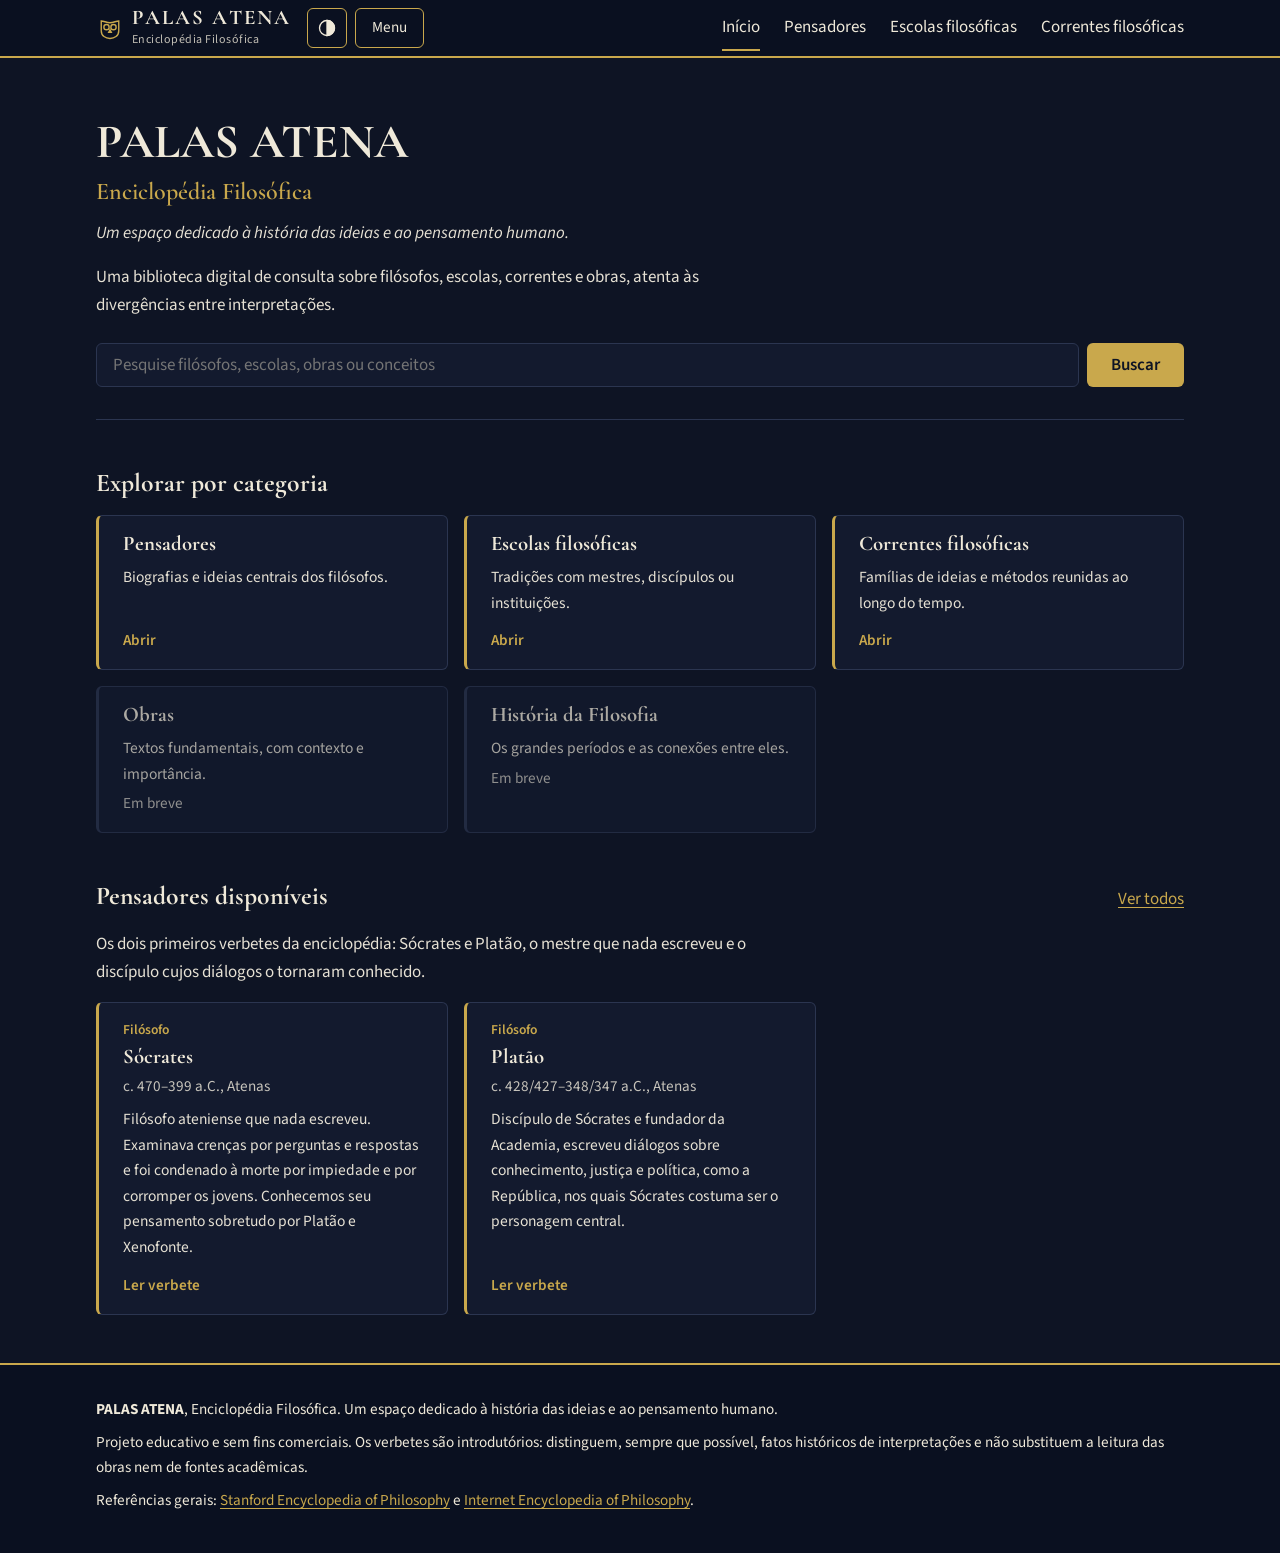
<file: index.html>
<!DOCTYPE html>
<html lang="pt-BR" data-theme="dark">
<head>
  <meta charset="utf-8">
  <meta name="viewport" content="width=device-width, initial-scale=1">
  <title>PALAS ATENA — Enciclopédia Filosófica</title>
  <meta name="description" content="Enciclopédia filosófica em português: pensadores, ideias e obras, com atenção às divergências entre interpretações.">
  <link rel="icon" href="assets/icons/logo.svg" type="image/svg+xml">
  <link rel="preconnect" href="https://fonts.googleapis.com">
  <link rel="preconnect" href="https://fonts.gstatic.com" crossorigin>
  <link rel="stylesheet" href="https://fonts.googleapis.com/css2?family=Cormorant+Garamond:wght@600;700&family=Source+Sans+3:wght@400;600&display=swap">
  <link rel="stylesheet" href="css/global.css">
  <link rel="stylesheet" href="css/layout.css">
  <link rel="stylesheet" href="css/components.css">
  <link rel="stylesheet" href="css/pages.css">
  <script src="js/theme.js"></script>
</head>
<body data-page="inicio" data-root="./">
  <header class="site-header" data-component="site-header"></header>

  <main id="conteudo" class="site-main container">
    <noscript><p class="notice">Este site precisa de JavaScript ativado para mostrar o conteúdo.</p></noscript>
    <section class="hero">
      <h1>PALAS ATENA</h1>
      <p class="hero__subtitle">Enciclopédia Filosófica</p>
      <p class="hero__tagline">Um espaço dedicado à história das ideias e ao pensamento humano.</p>
      <p class="hero__text">Uma biblioteca digital de consulta sobre filósofos, escolas, correntes e obras, atenta às divergências entre interpretações.</p>
      <form class="search" role="search" data-search-form>
        <label class="visually-hidden" for="busca">Pesquisar na enciclopédia</label>
        <input class="search__input" id="busca" type="search" placeholder="Pesquise filósofos, escolas, obras ou conceitos" autocomplete="off">
        <button class="button" type="submit">Buscar</button>
        <p class="search__status" role="status" data-search-status></p>
      </form>
    </section>

    <section class="section" aria-labelledby="titulo-categorias">
      <div class="section__header"><h2 id="titulo-categorias">Explorar por categoria</h2></div>
      <div class="card-grid" data-render="categories"></div>
    </section>

    <section class="section" aria-labelledby="titulo-pensadores">
      <div class="section__header">
        <h2 id="titulo-pensadores">Pensadores disponíveis</h2>
        <a href="pages/pensadores.html">Ver todos</a>
      </div>
      <p class="section__intro">Os dois primeiros verbetes da enciclopédia: Sócrates e Platão, o mestre que nada escreveu e o discípulo cujos diálogos o tornaram conhecido.</p>
      <div class="card-grid" data-render="cards" data-collection="filosofo"></div>
    </section>
  </main>

  <footer class="site-footer" data-component="site-footer"></footer>

  <script src="js/paths.js"></script>
  <script src="data/categorias.js"></script>
  <script src="data/filosofos.js"></script>
  <script src="data/escolas.js"></script>
  <script src="data/correntes.js"></script>
  <script src="js/collections.js"></script>
  <script src="js/components.js"></script>
  <script src="js/navigation.js"></script>
  <script src="js/search.js"></script>
  <script src="js/catalog-renderer.js"></script>
  <script src="js/article-renderer.js"></script>
  <script src="js/app.js"></script>
</body>
</html>
</file>
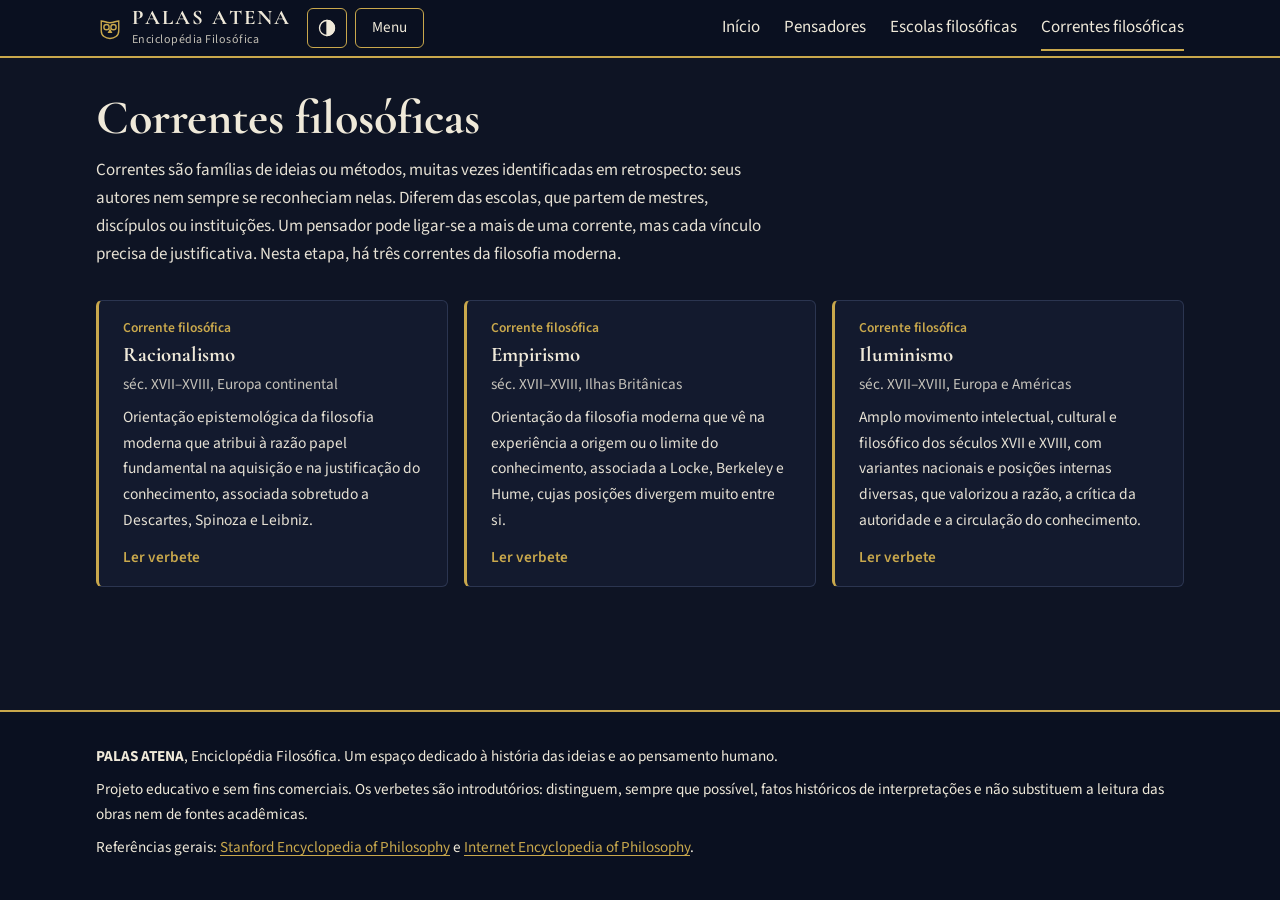
<file: pages/correntes.html>
<!DOCTYPE html>
<html lang="pt-BR" data-theme="dark">
<head>
  <meta charset="utf-8">
  <meta name="viewport" content="width=device-width, initial-scale=1">
  <title>Correntes filosóficas — PALAS ATENA</title>
  <meta name="description" content="Catálogo de correntes filosóficas da enciclopédia PALAS ATENA.">
  <link rel="icon" href="../assets/icons/logo.svg" type="image/svg+xml">
  <link rel="preconnect" href="https://fonts.googleapis.com">
  <link rel="preconnect" href="https://fonts.gstatic.com" crossorigin>
  <link rel="stylesheet" href="https://fonts.googleapis.com/css2?family=Cormorant+Garamond:wght@600;700&family=Source+Sans+3:wght@400;600&display=swap">
  <link rel="stylesheet" href="../css/global.css">
  <link rel="stylesheet" href="../css/layout.css">
  <link rel="stylesheet" href="../css/components.css">
  <link rel="stylesheet" href="../css/pages.css">
  <script src="../js/theme.js"></script>
</head>
<body data-page="correntes" data-root="../">
  <header class="site-header" data-component="site-header"></header>

  <main id="conteudo" class="site-main container">
    <noscript><p class="notice">Este site precisa de JavaScript ativado para mostrar o conteúdo.</p></noscript>
    <div class="page-header">
      <h1>Correntes filosóficas</h1>
      <p>Correntes são famílias de ideias ou métodos, muitas vezes identificadas em retrospecto: seus autores nem sempre se reconheciam nelas. Diferem das escolas, que partem de mestres, discípulos ou instituições. Um pensador pode ligar-se a mais de uma corrente, mas cada vínculo precisa de justificativa. Nesta etapa, há três correntes da filosofia moderna.</p>
    </div>
    <div class="card-grid" data-render="cards" data-collection="corrente"></div>
  </main>

  <footer class="site-footer" data-component="site-footer"></footer>

  <script src="../js/paths.js"></script>
  <script src="../data/categorias.js"></script>
  <script src="../data/filosofos.js"></script>
  <script src="../data/escolas.js"></script>
  <script src="../data/correntes.js"></script>
  <script src="../js/collections.js"></script>
  <script src="../js/components.js"></script>
  <script src="../js/navigation.js"></script>
  <script src="../js/search.js"></script>
  <script src="../js/catalog-renderer.js"></script>
  <script src="../js/article-renderer.js"></script>
  <script src="../js/app.js"></script>
</body>
</html>
</file>
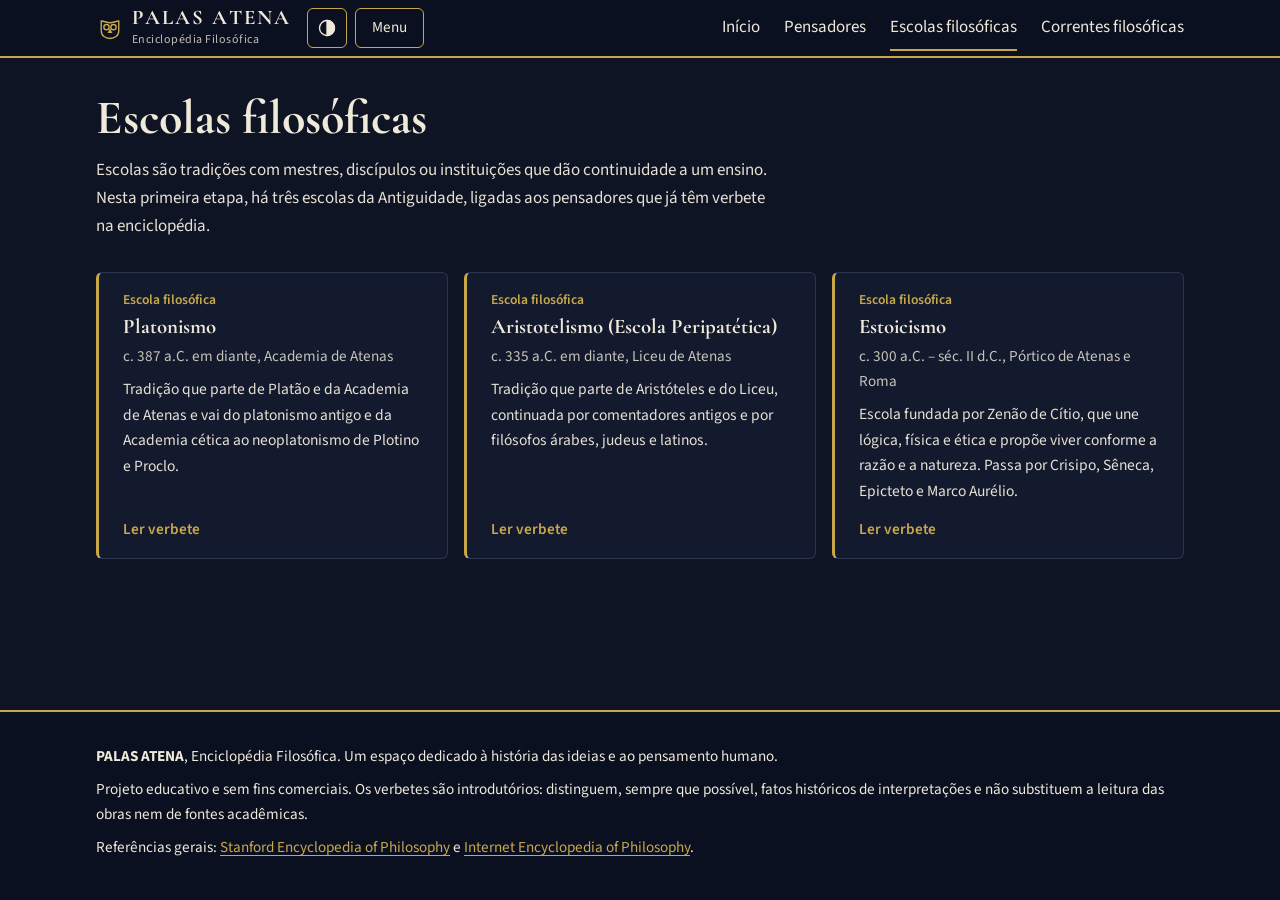
<file: pages/escolas.html>
<!DOCTYPE html>
<html lang="pt-BR" data-theme="dark">
<head>
  <meta charset="utf-8">
  <meta name="viewport" content="width=device-width, initial-scale=1">
  <title>Escolas filosóficas — PALAS ATENA</title>
  <meta name="description" content="Catálogo de escolas filosóficas da enciclopédia PALAS ATENA.">
  <link rel="icon" href="../assets/icons/logo.svg" type="image/svg+xml">
  <link rel="preconnect" href="https://fonts.googleapis.com">
  <link rel="preconnect" href="https://fonts.gstatic.com" crossorigin>
  <link rel="stylesheet" href="https://fonts.googleapis.com/css2?family=Cormorant+Garamond:wght@600;700&family=Source+Sans+3:wght@400;600&display=swap">
  <link rel="stylesheet" href="../css/global.css">
  <link rel="stylesheet" href="../css/layout.css">
  <link rel="stylesheet" href="../css/components.css">
  <link rel="stylesheet" href="../css/pages.css">
  <script src="../js/theme.js"></script>
</head>
<body data-page="escolas" data-root="../">
  <header class="site-header" data-component="site-header"></header>

  <main id="conteudo" class="site-main container">
    <noscript><p class="notice">Este site precisa de JavaScript ativado para mostrar o conteúdo.</p></noscript>
    <div class="page-header">
      <h1>Escolas filosóficas</h1>
      <p>Escolas são tradições com mestres, discípulos ou instituições que dão continuidade a um ensino. Nesta primeira etapa, há três escolas da Antiguidade, ligadas aos pensadores que já têm verbete na enciclopédia.</p>
    </div>
    <div class="card-grid" data-render="cards" data-collection="escola"></div>
  </main>

  <footer class="site-footer" data-component="site-footer"></footer>

  <script src="../js/paths.js"></script>
  <script src="../data/categorias.js"></script>
  <script src="../data/filosofos.js"></script>
  <script src="../data/escolas.js"></script>
  <script src="../data/correntes.js"></script>
  <script src="../js/collections.js"></script>
  <script src="../js/components.js"></script>
  <script src="../js/navigation.js"></script>
  <script src="../js/search.js"></script>
  <script src="../js/catalog-renderer.js"></script>
  <script src="../js/article-renderer.js"></script>
  <script src="../js/app.js"></script>
</body>
</html>
</file>
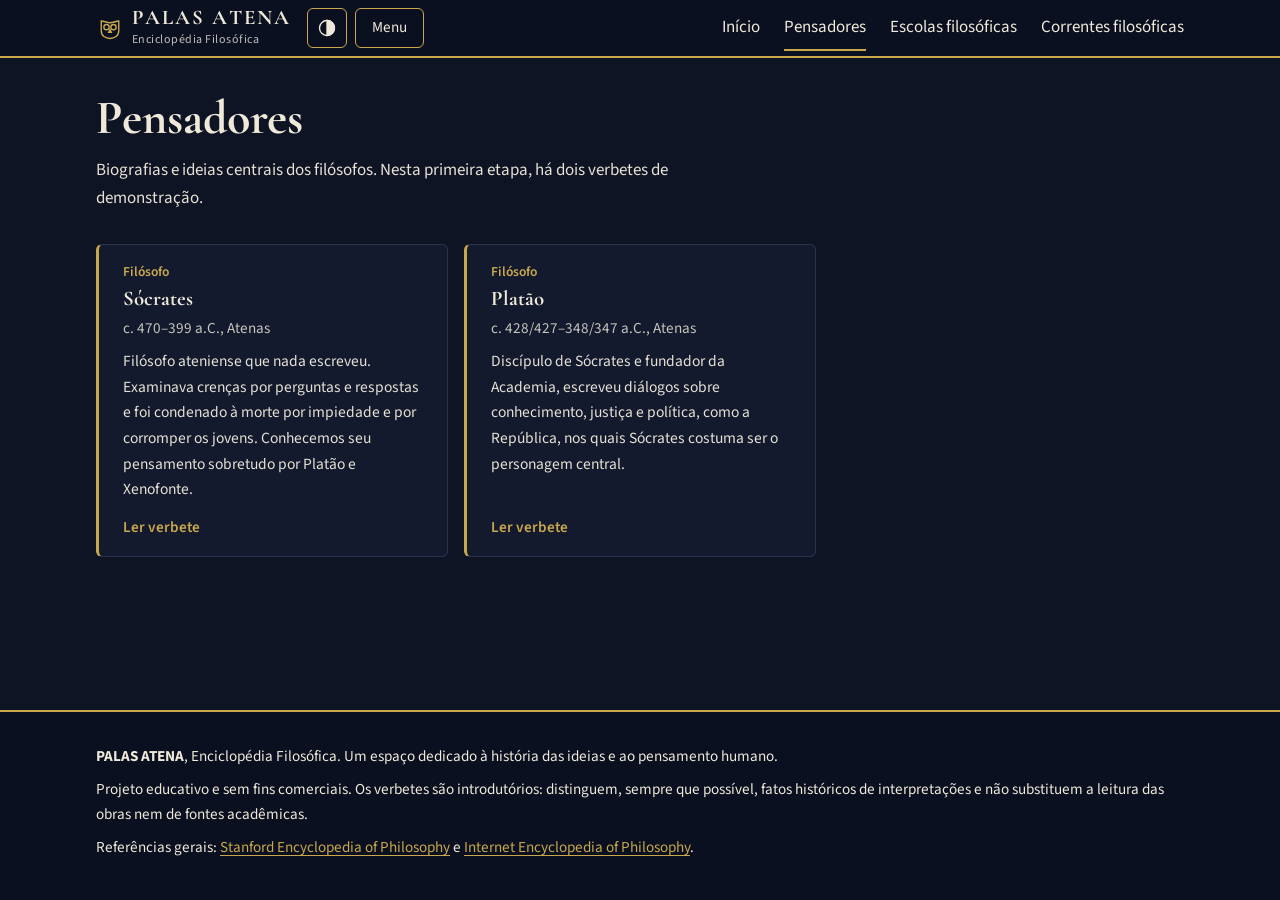
<file: pages/pensadores.html>
<!DOCTYPE html>
<html lang="pt-BR" data-theme="dark">
<head>
  <meta charset="utf-8">
  <meta name="viewport" content="width=device-width, initial-scale=1">
  <title>Pensadores — PALAS ATENA</title>
  <meta name="description" content="Catálogo de pensadores da enciclopédia filosófica PALAS ATENA.">
  <link rel="icon" href="../assets/icons/logo.svg" type="image/svg+xml">
  <link rel="preconnect" href="https://fonts.googleapis.com">
  <link rel="preconnect" href="https://fonts.gstatic.com" crossorigin>
  <link rel="stylesheet" href="https://fonts.googleapis.com/css2?family=Cormorant+Garamond:wght@600;700&family=Source+Sans+3:wght@400;600&display=swap">
  <link rel="stylesheet" href="../css/global.css">
  <link rel="stylesheet" href="../css/layout.css">
  <link rel="stylesheet" href="../css/components.css">
  <link rel="stylesheet" href="../css/pages.css">
  <script src="../js/theme.js"></script>
</head>
<body data-page="pensadores" data-root="../">
  <header class="site-header" data-component="site-header"></header>

  <main id="conteudo" class="site-main container">
    <noscript><p class="notice">Este site precisa de JavaScript ativado para mostrar o conteúdo.</p></noscript>
    <div class="page-header">
      <h1>Pensadores</h1>
      <p>Biografias e ideias centrais dos filósofos. Nesta primeira etapa, há dois verbetes de demonstração.</p>
    </div>
    <div class="card-grid" data-render="cards" data-collection="filosofo"></div>
  </main>

  <footer class="site-footer" data-component="site-footer"></footer>

  <script src="../js/paths.js"></script>
  <script src="../data/categorias.js"></script>
  <script src="../data/filosofos.js"></script>
  <script src="../data/escolas.js"></script>
  <script src="../data/correntes.js"></script>
  <script src="../js/collections.js"></script>
  <script src="../js/components.js"></script>
  <script src="../js/navigation.js"></script>
  <script src="../js/search.js"></script>
  <script src="../js/catalog-renderer.js"></script>
  <script src="../js/article-renderer.js"></script>
  <script src="../js/app.js"></script>
</body>
</html>
</file>
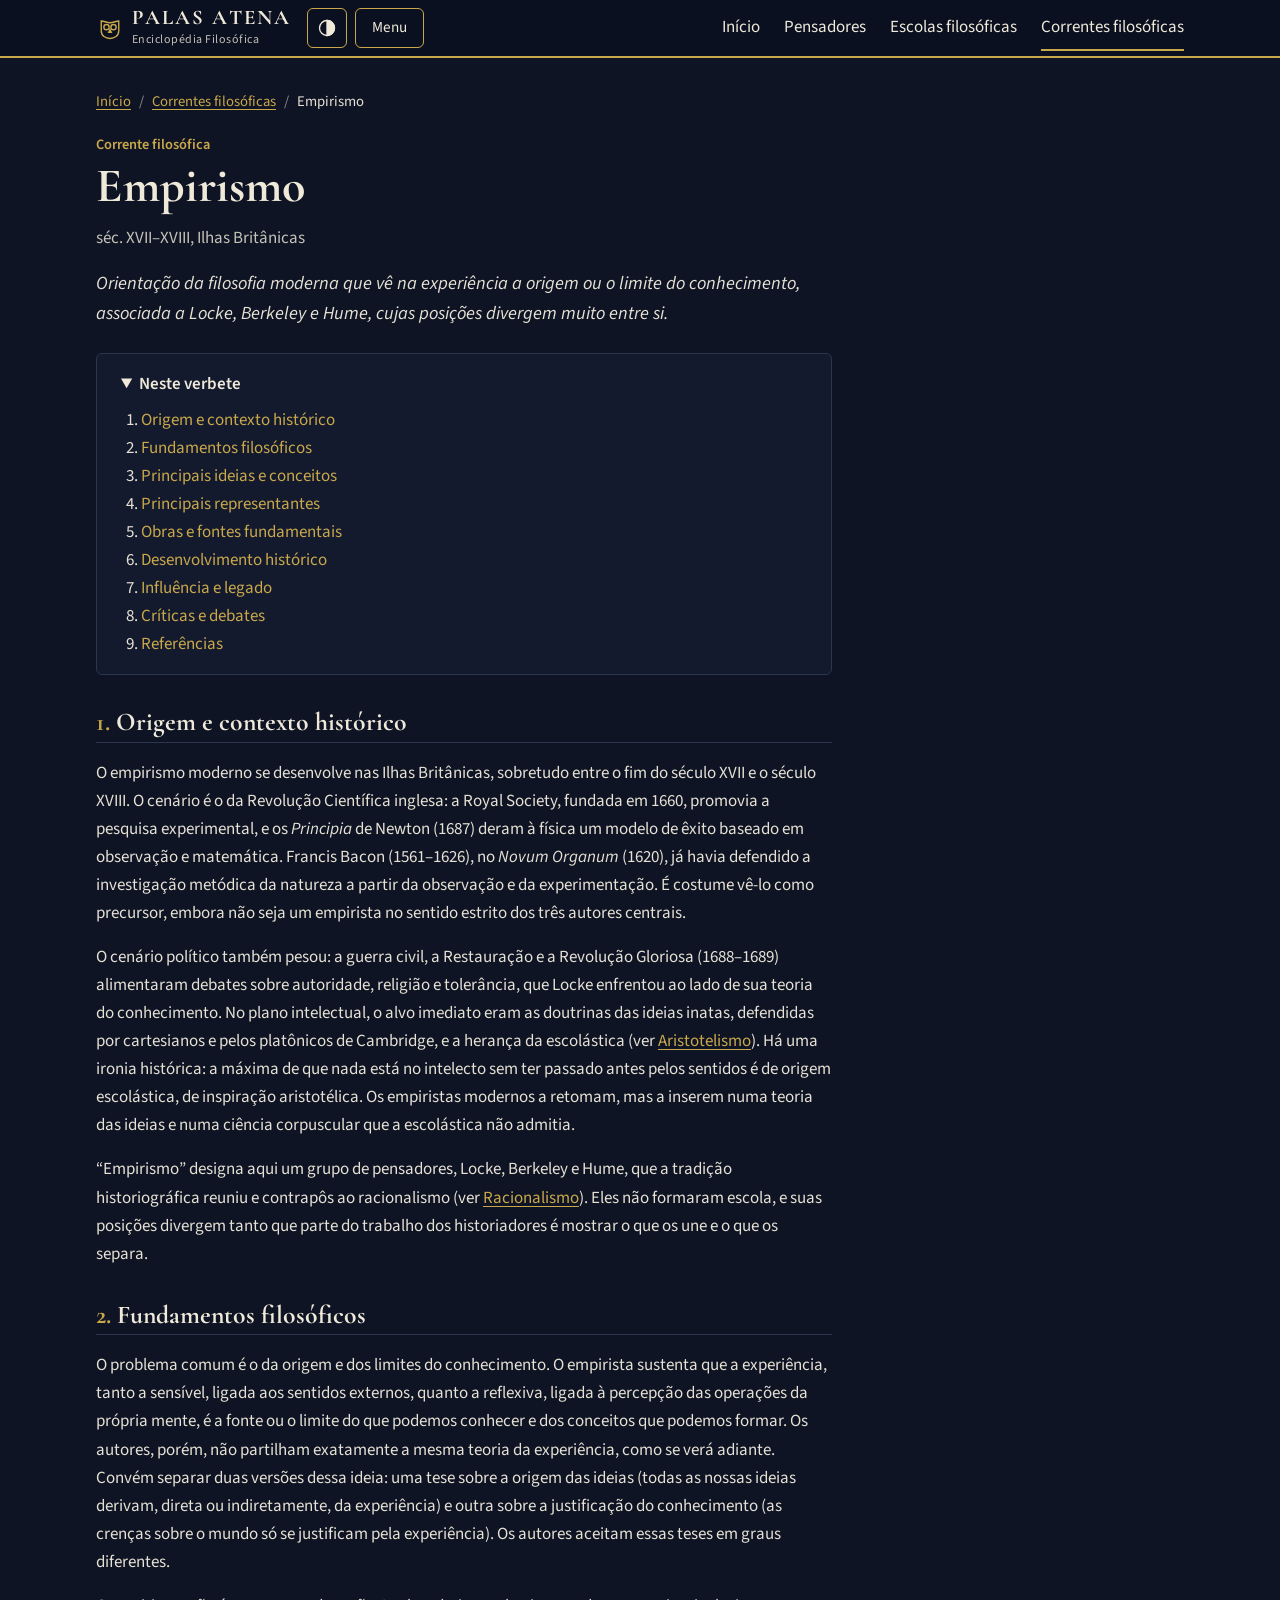
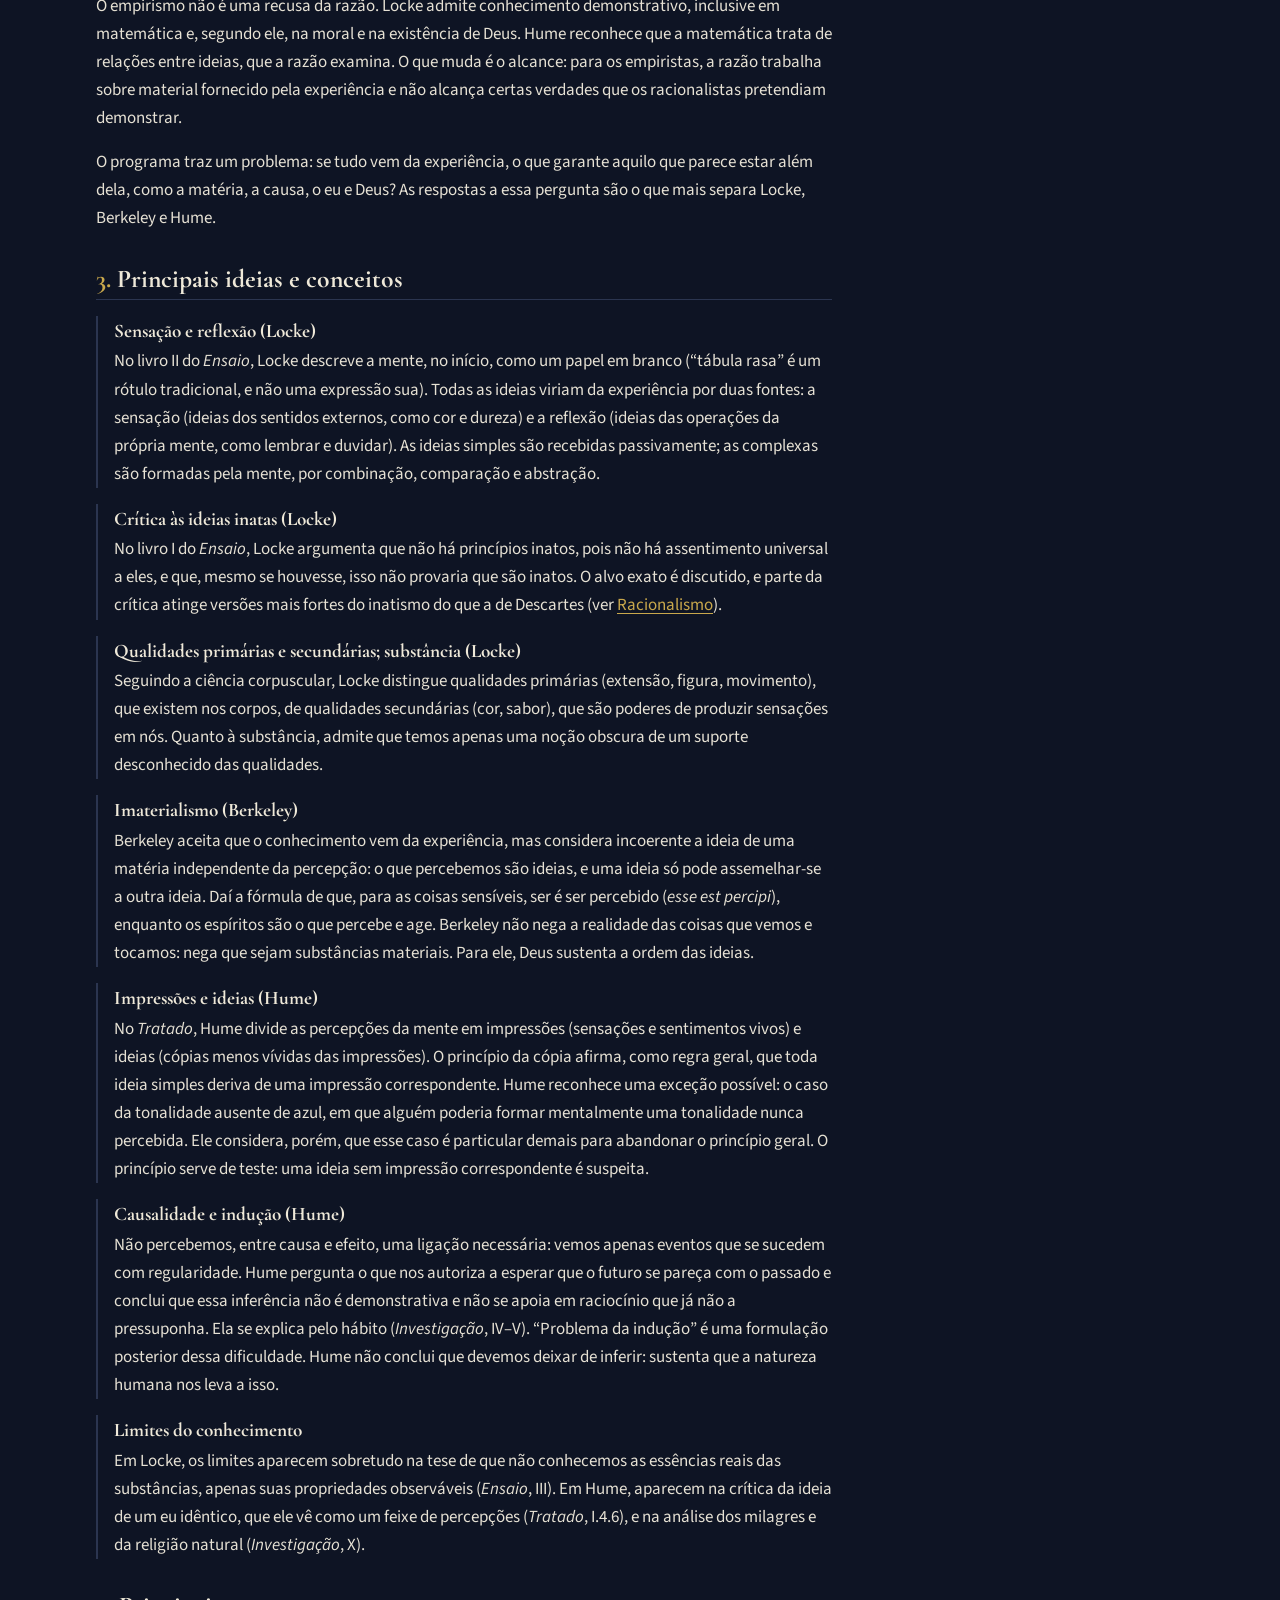
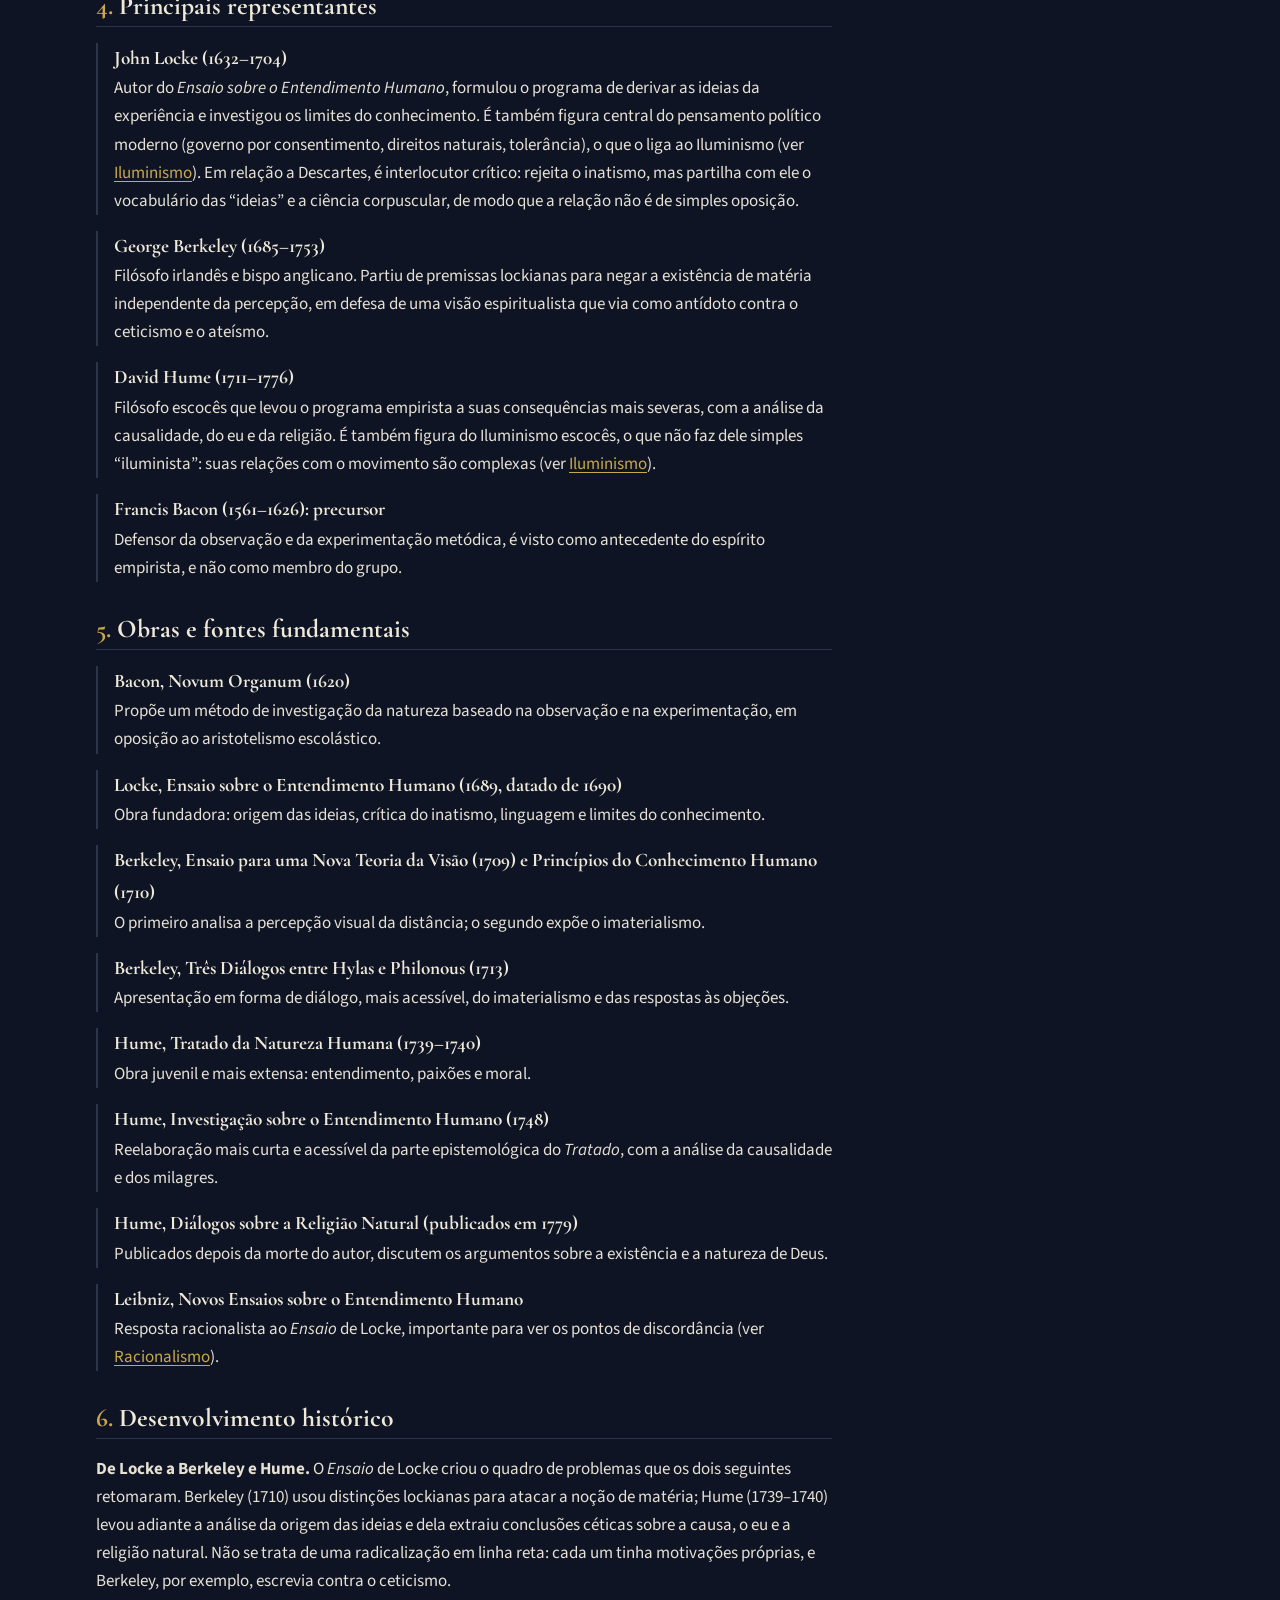
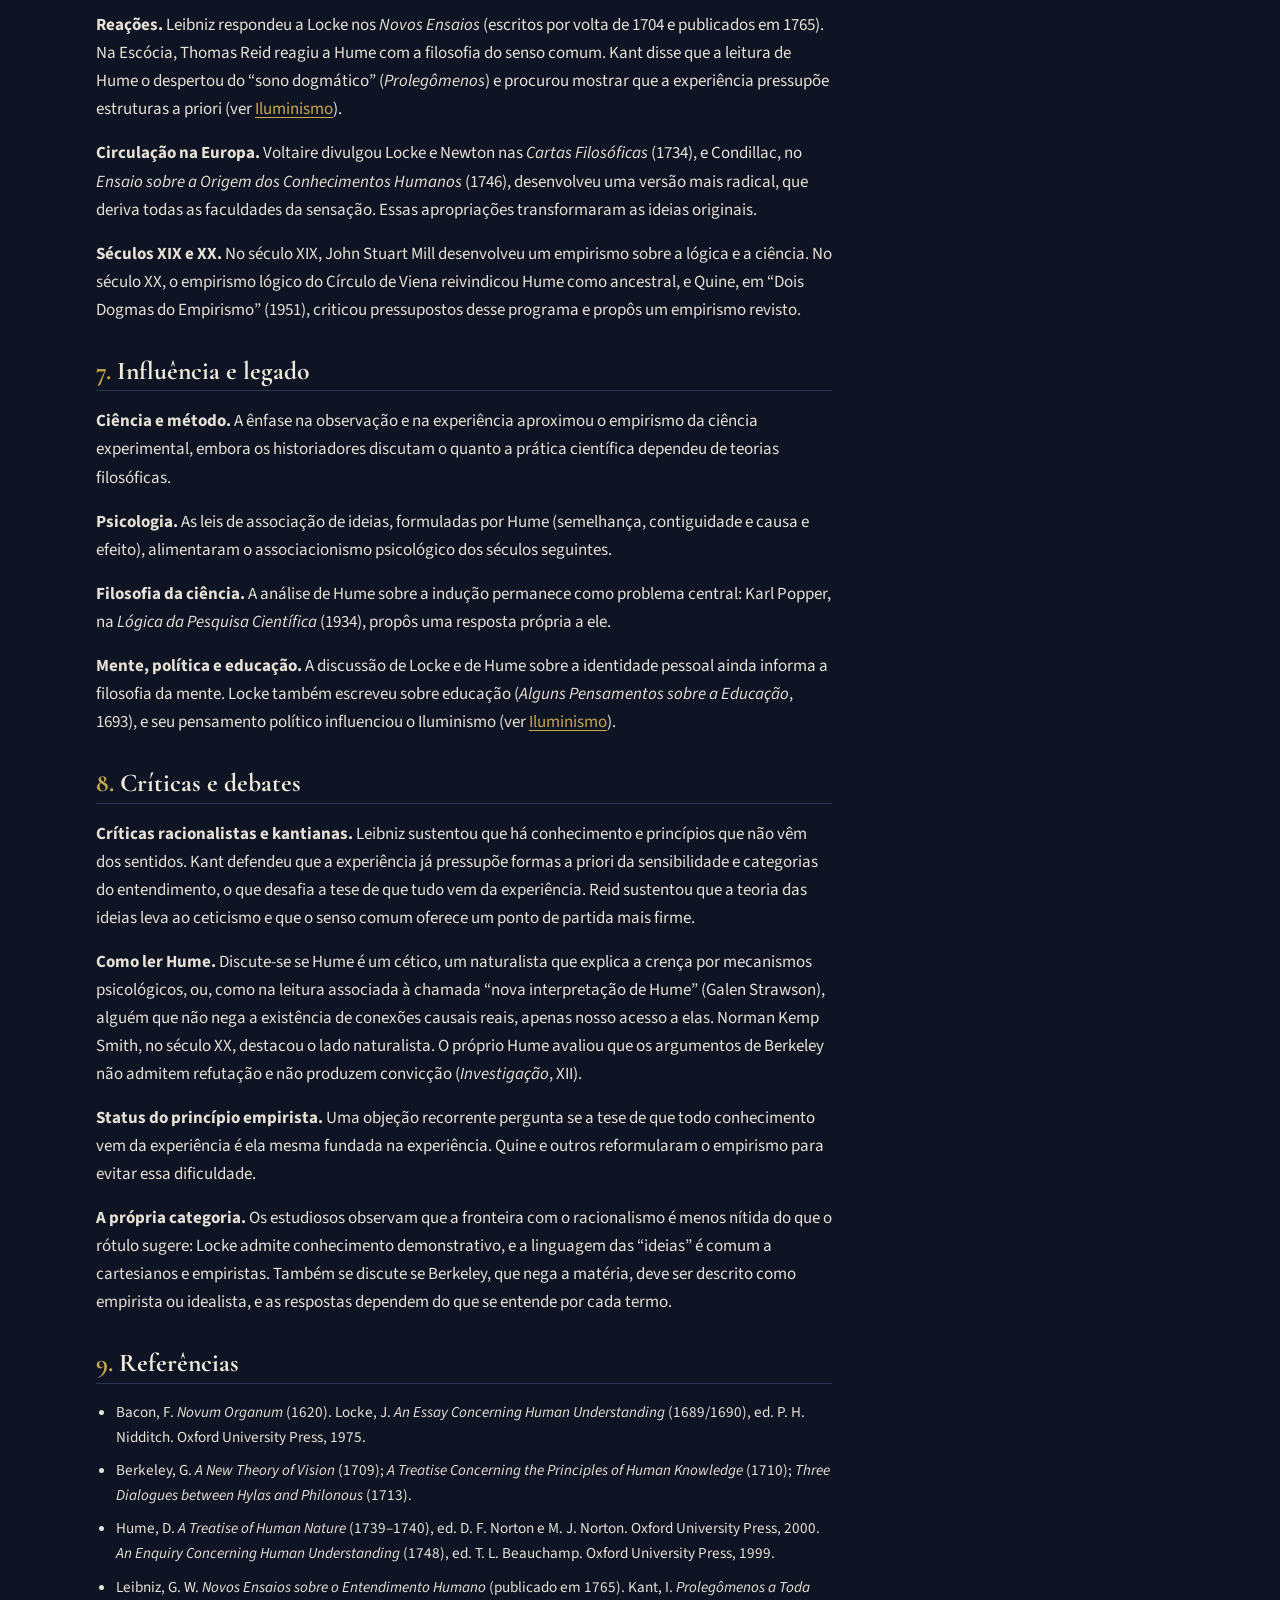
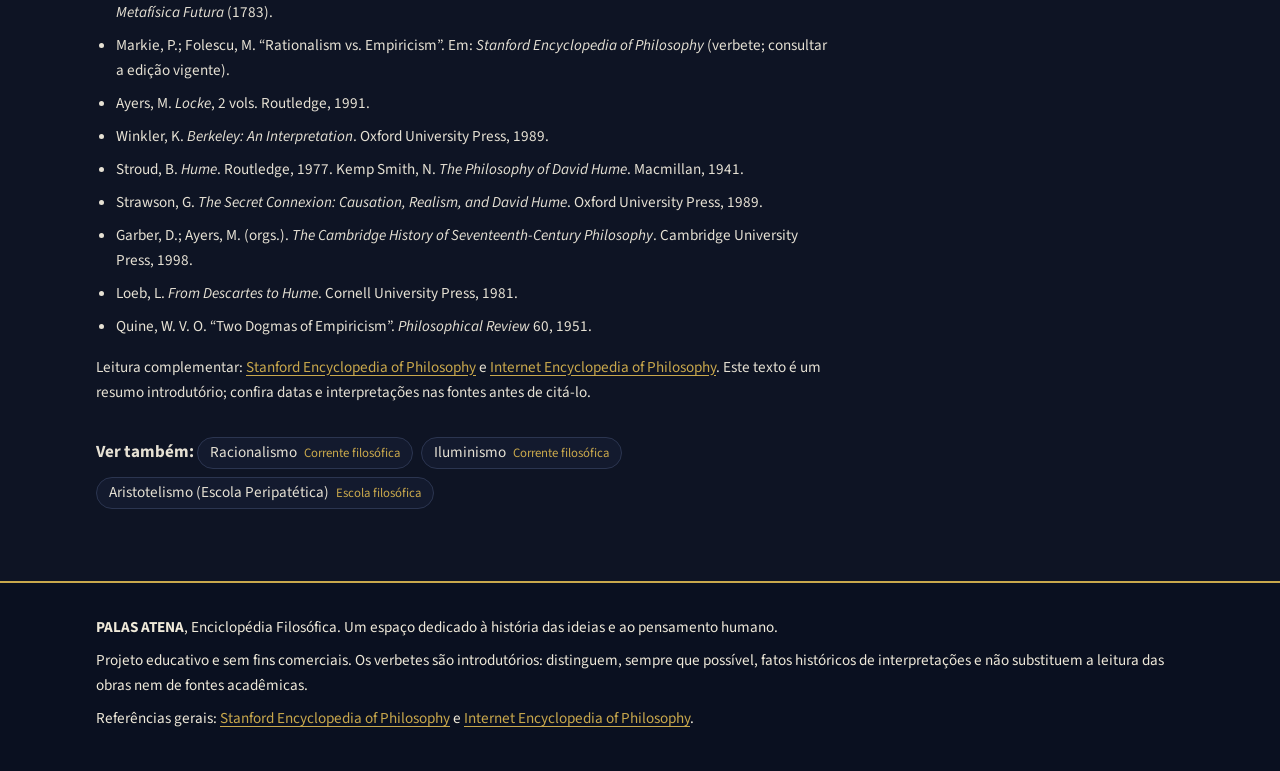
<file: pages/correntes/empirismo.html>
<!DOCTYPE html>
<html lang="pt-BR" data-theme="dark">
<head>
  <meta charset="utf-8">
  <meta name="viewport" content="width=device-width, initial-scale=1">
  <title>Empirismo — PALAS ATENA</title>
  <meta name="description" content="Verbete sobre o empirismo moderno: Locke, Berkeley e Hume, experiência, causalidade e limites do conhecimento.">
  <link rel="icon" href="../../assets/icons/logo.svg" type="image/svg+xml">
  <link rel="preconnect" href="https://fonts.googleapis.com">
  <link rel="preconnect" href="https://fonts.gstatic.com" crossorigin>
  <link rel="stylesheet" href="https://fonts.googleapis.com/css2?family=Cormorant+Garamond:wght@600;700&family=Source+Sans+3:wght@400;600&display=swap">
  <link rel="stylesheet" href="../../css/global.css">
  <link rel="stylesheet" href="../../css/layout.css">
  <link rel="stylesheet" href="../../css/components.css">
  <link rel="stylesheet" href="../../css/pages.css">
  <script src="../../js/theme.js"></script>
</head>
<body data-page="artigo-corrente" data-root="../../">
  <header class="site-header" data-component="site-header"></header>

  <main id="conteudo" class="site-main container" data-render="article" data-kind="corrente" data-slug="empirismo">
    <noscript><p class="notice">Este site precisa de JavaScript ativado para mostrar o conteúdo.</p></noscript>
  </main>

  <footer class="site-footer" data-component="site-footer"></footer>

  <script src="../../js/paths.js"></script>
  <script src="../../data/categorias.js"></script>
  <script src="../../data/filosofos.js"></script>
  <script src="../../data/escolas.js"></script>
  <script src="../../data/correntes.js"></script>
  <script src="../../js/collections.js"></script>
  <script src="../../js/components.js"></script>
  <script src="../../js/navigation.js"></script>
  <script src="../../js/search.js"></script>
  <script src="../../js/catalog-renderer.js"></script>
  <script src="../../js/article-renderer.js"></script>
  <script src="../../js/app.js"></script>
</body>
</html>
</file>
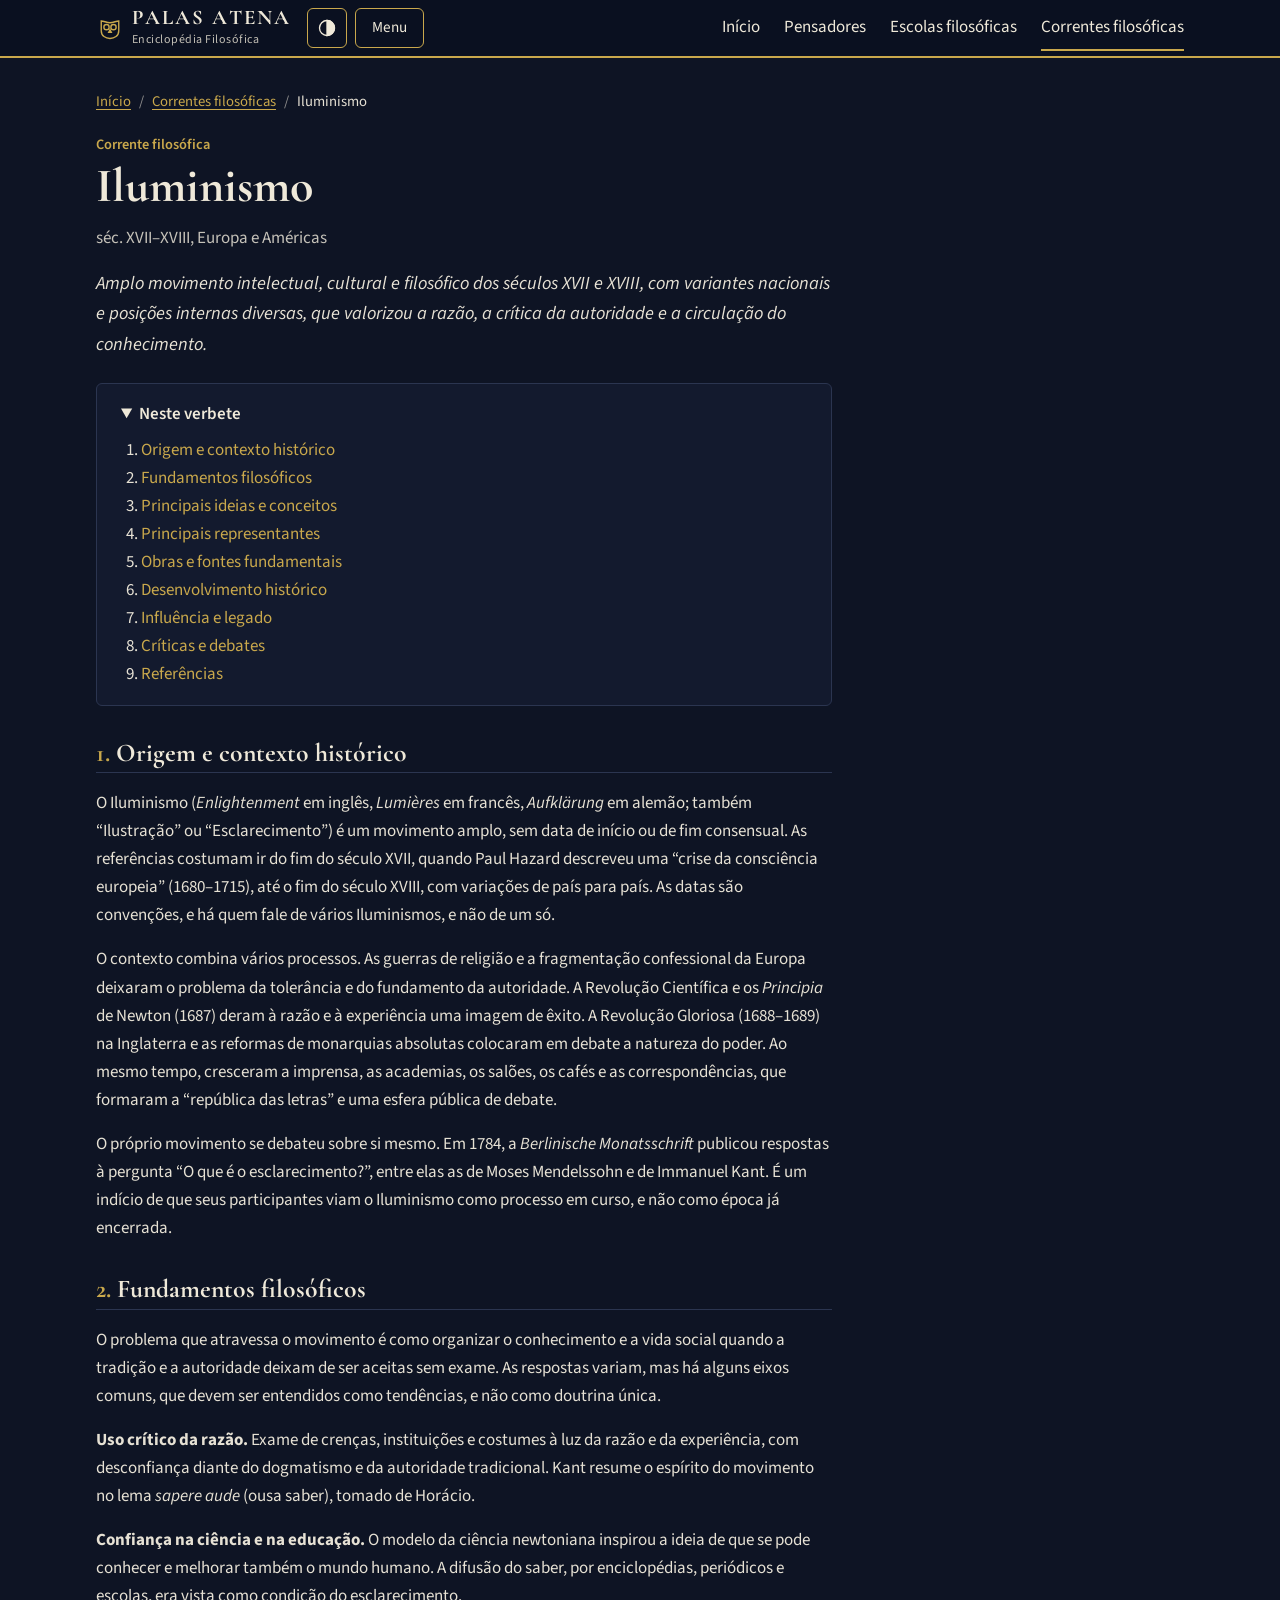
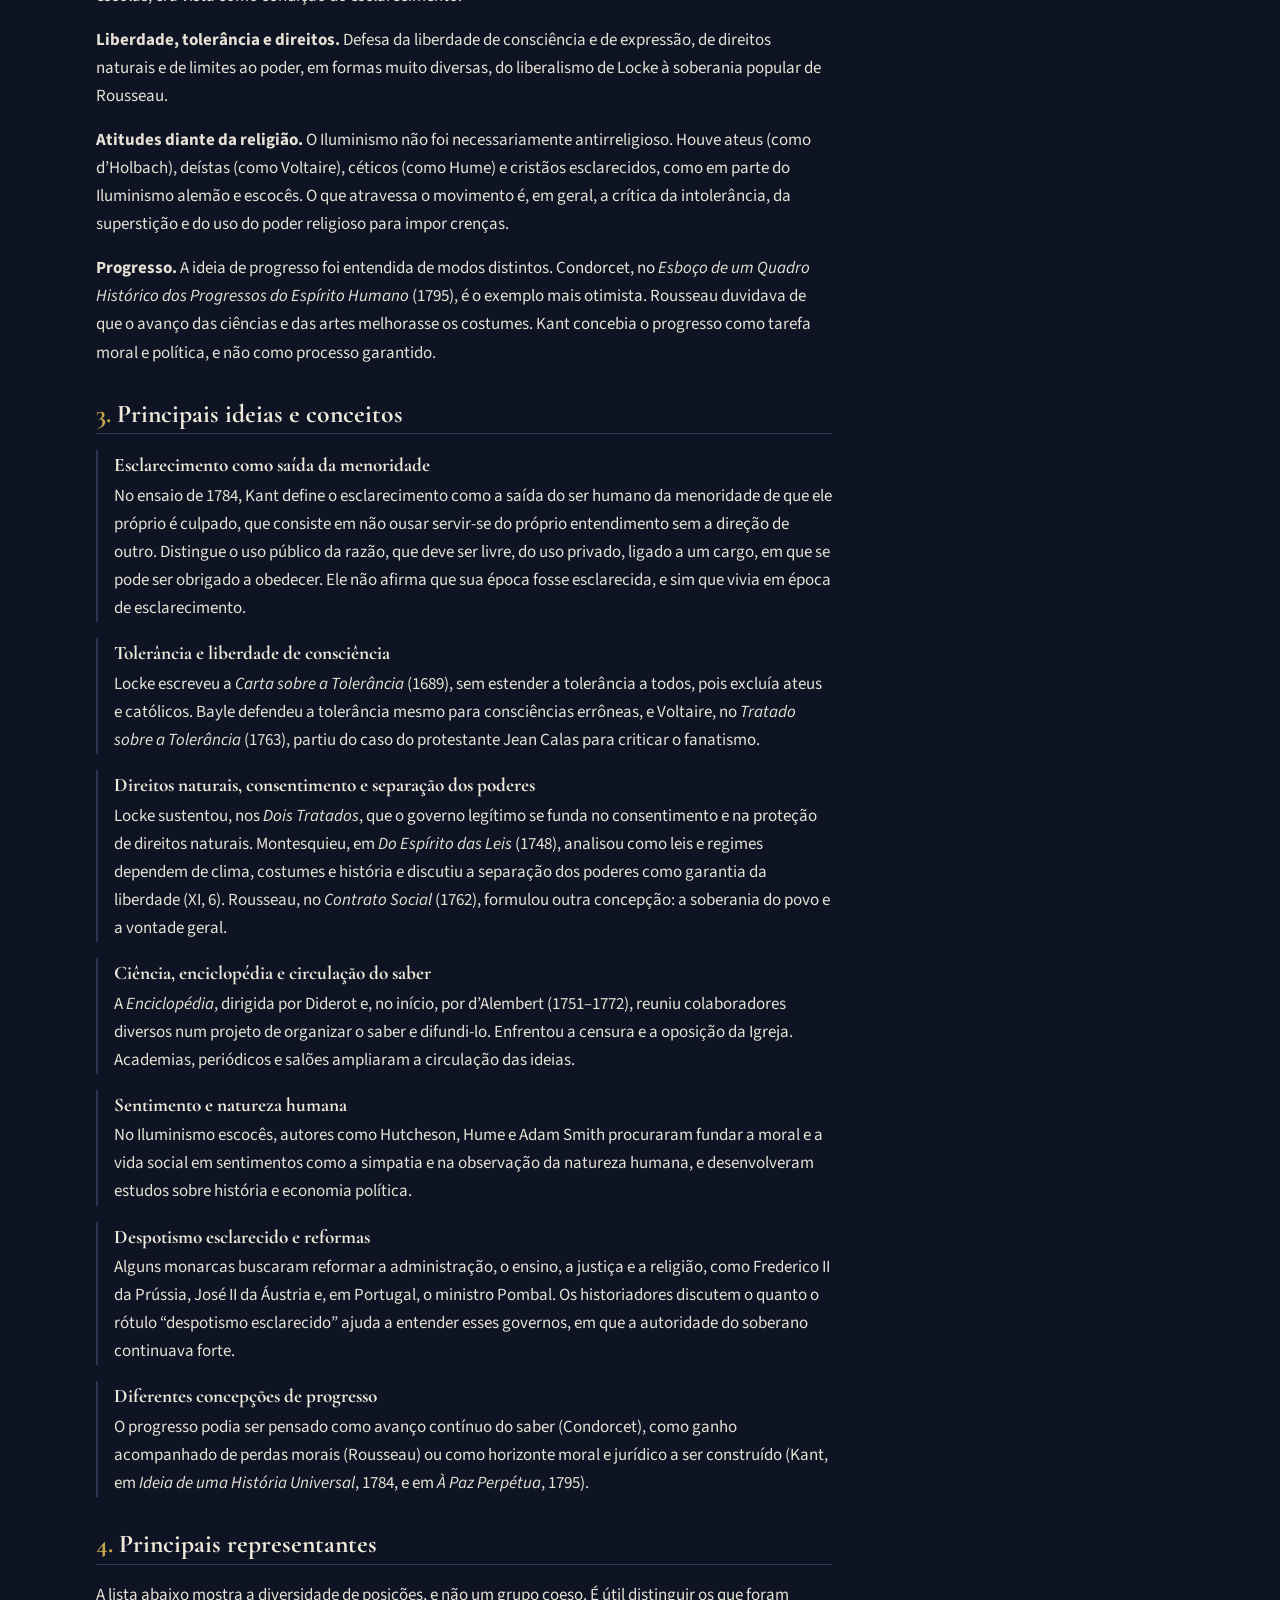
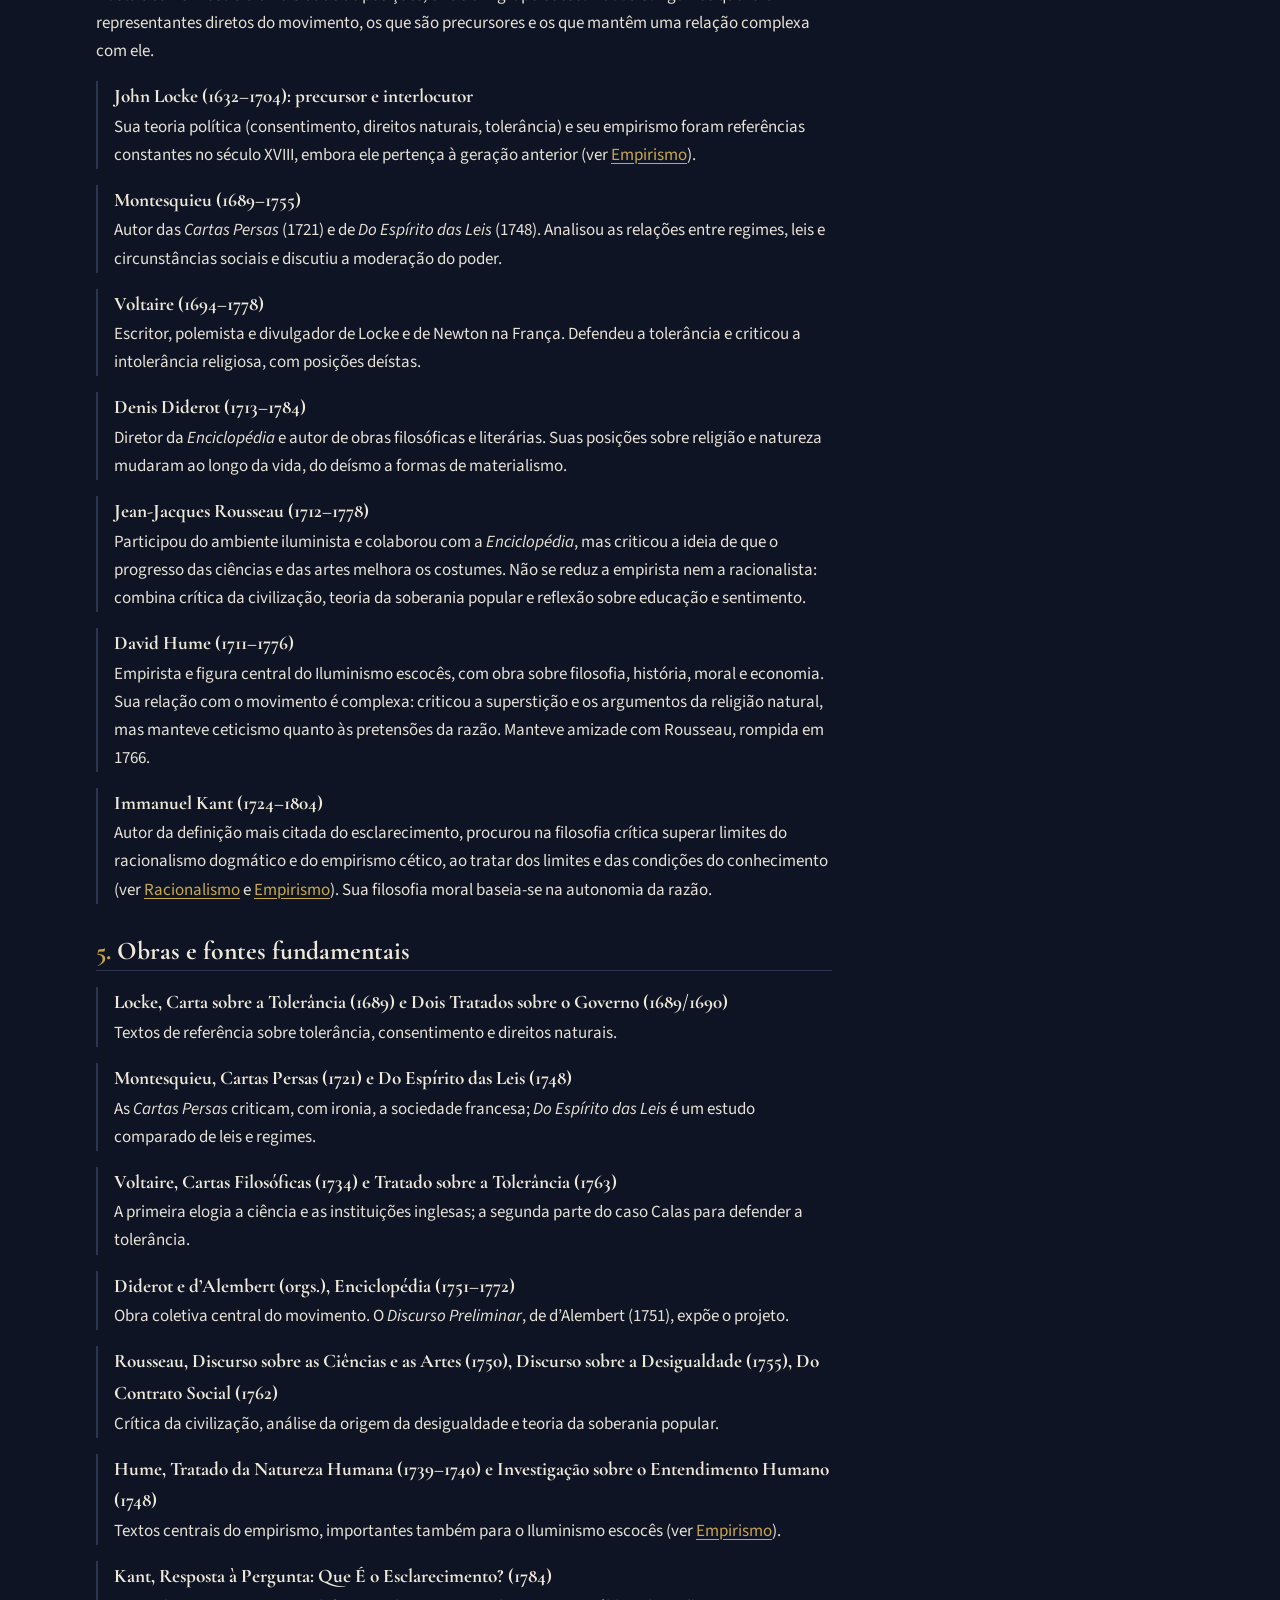
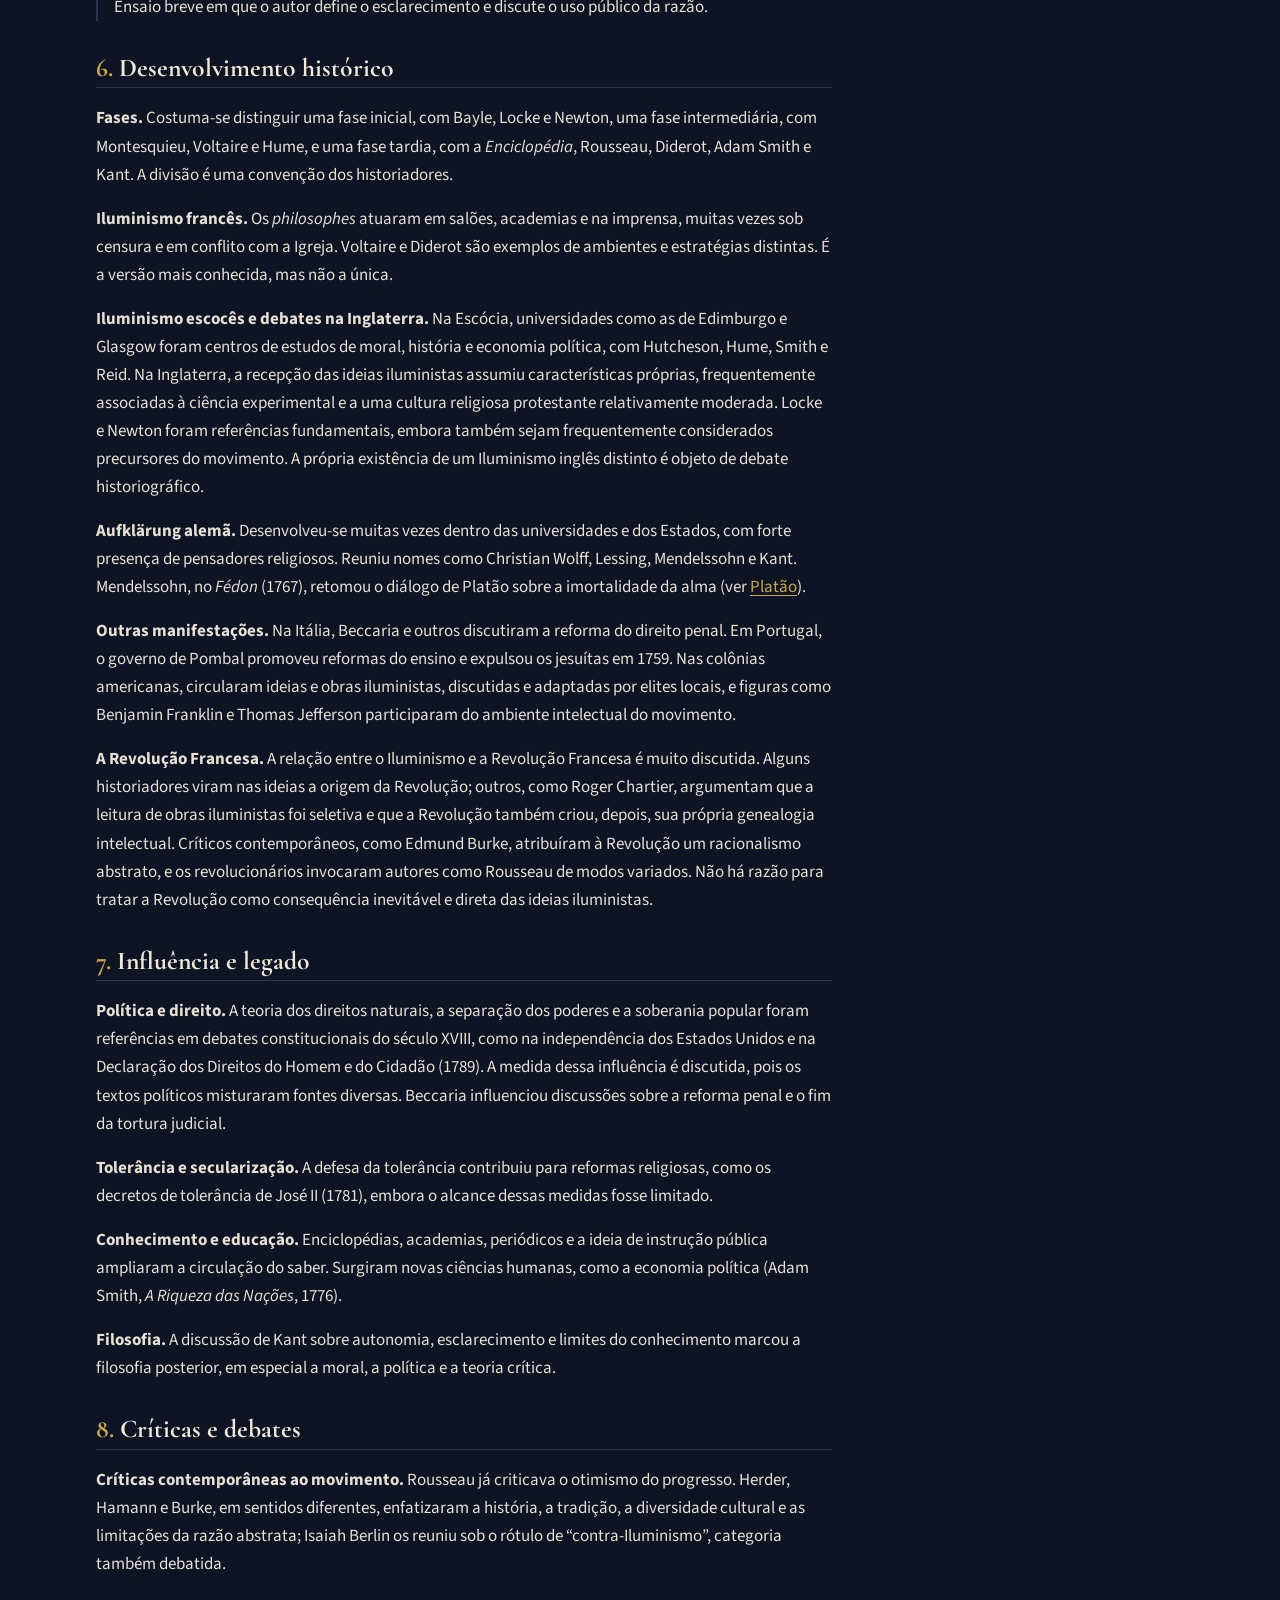
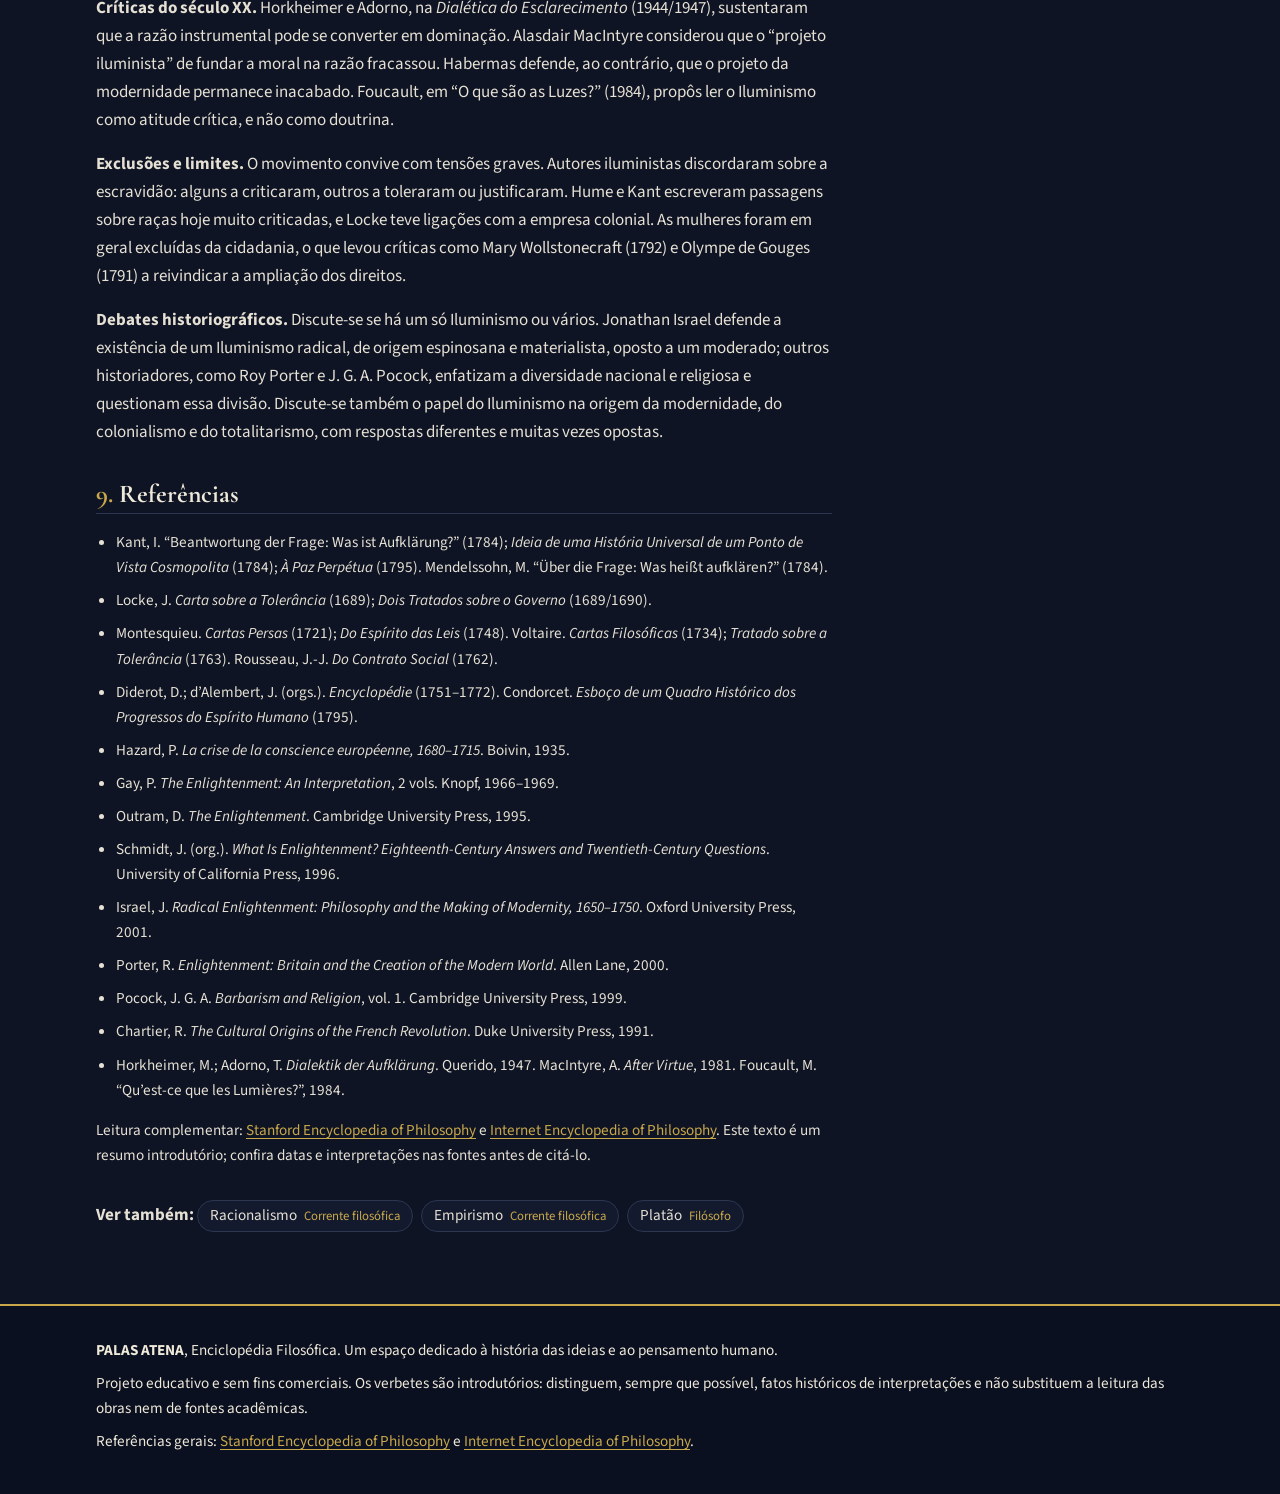
<file: pages/correntes/iluminismo.html>
<!DOCTYPE html>
<html lang="pt-BR" data-theme="dark">
<head>
  <meta charset="utf-8">
  <meta name="viewport" content="width=device-width, initial-scale=1">
  <title>Iluminismo — PALAS ATENA</title>
  <meta name="description" content="Verbete sobre o Iluminismo: movimento europeu dos séculos XVII e XVIII, suas variantes nacionais e seus debates.">
  <link rel="icon" href="../../assets/icons/logo.svg" type="image/svg+xml">
  <link rel="preconnect" href="https://fonts.googleapis.com">
  <link rel="preconnect" href="https://fonts.gstatic.com" crossorigin>
  <link rel="stylesheet" href="https://fonts.googleapis.com/css2?family=Cormorant+Garamond:wght@600;700&family=Source+Sans+3:wght@400;600&display=swap">
  <link rel="stylesheet" href="../../css/global.css">
  <link rel="stylesheet" href="../../css/layout.css">
  <link rel="stylesheet" href="../../css/components.css">
  <link rel="stylesheet" href="../../css/pages.css">
  <script src="../../js/theme.js"></script>
</head>
<body data-page="artigo-corrente" data-root="../../">
  <header class="site-header" data-component="site-header"></header>

  <main id="conteudo" class="site-main container" data-render="article" data-kind="corrente" data-slug="iluminismo">
    <noscript><p class="notice">Este site precisa de JavaScript ativado para mostrar o conteúdo.</p></noscript>
  </main>

  <footer class="site-footer" data-component="site-footer"></footer>

  <script src="../../js/paths.js"></script>
  <script src="../../data/categorias.js"></script>
  <script src="../../data/filosofos.js"></script>
  <script src="../../data/escolas.js"></script>
  <script src="../../data/correntes.js"></script>
  <script src="../../js/collections.js"></script>
  <script src="../../js/components.js"></script>
  <script src="../../js/navigation.js"></script>
  <script src="../../js/search.js"></script>
  <script src="../../js/catalog-renderer.js"></script>
  <script src="../../js/article-renderer.js"></script>
  <script src="../../js/app.js"></script>
</body>
</html>
</file>
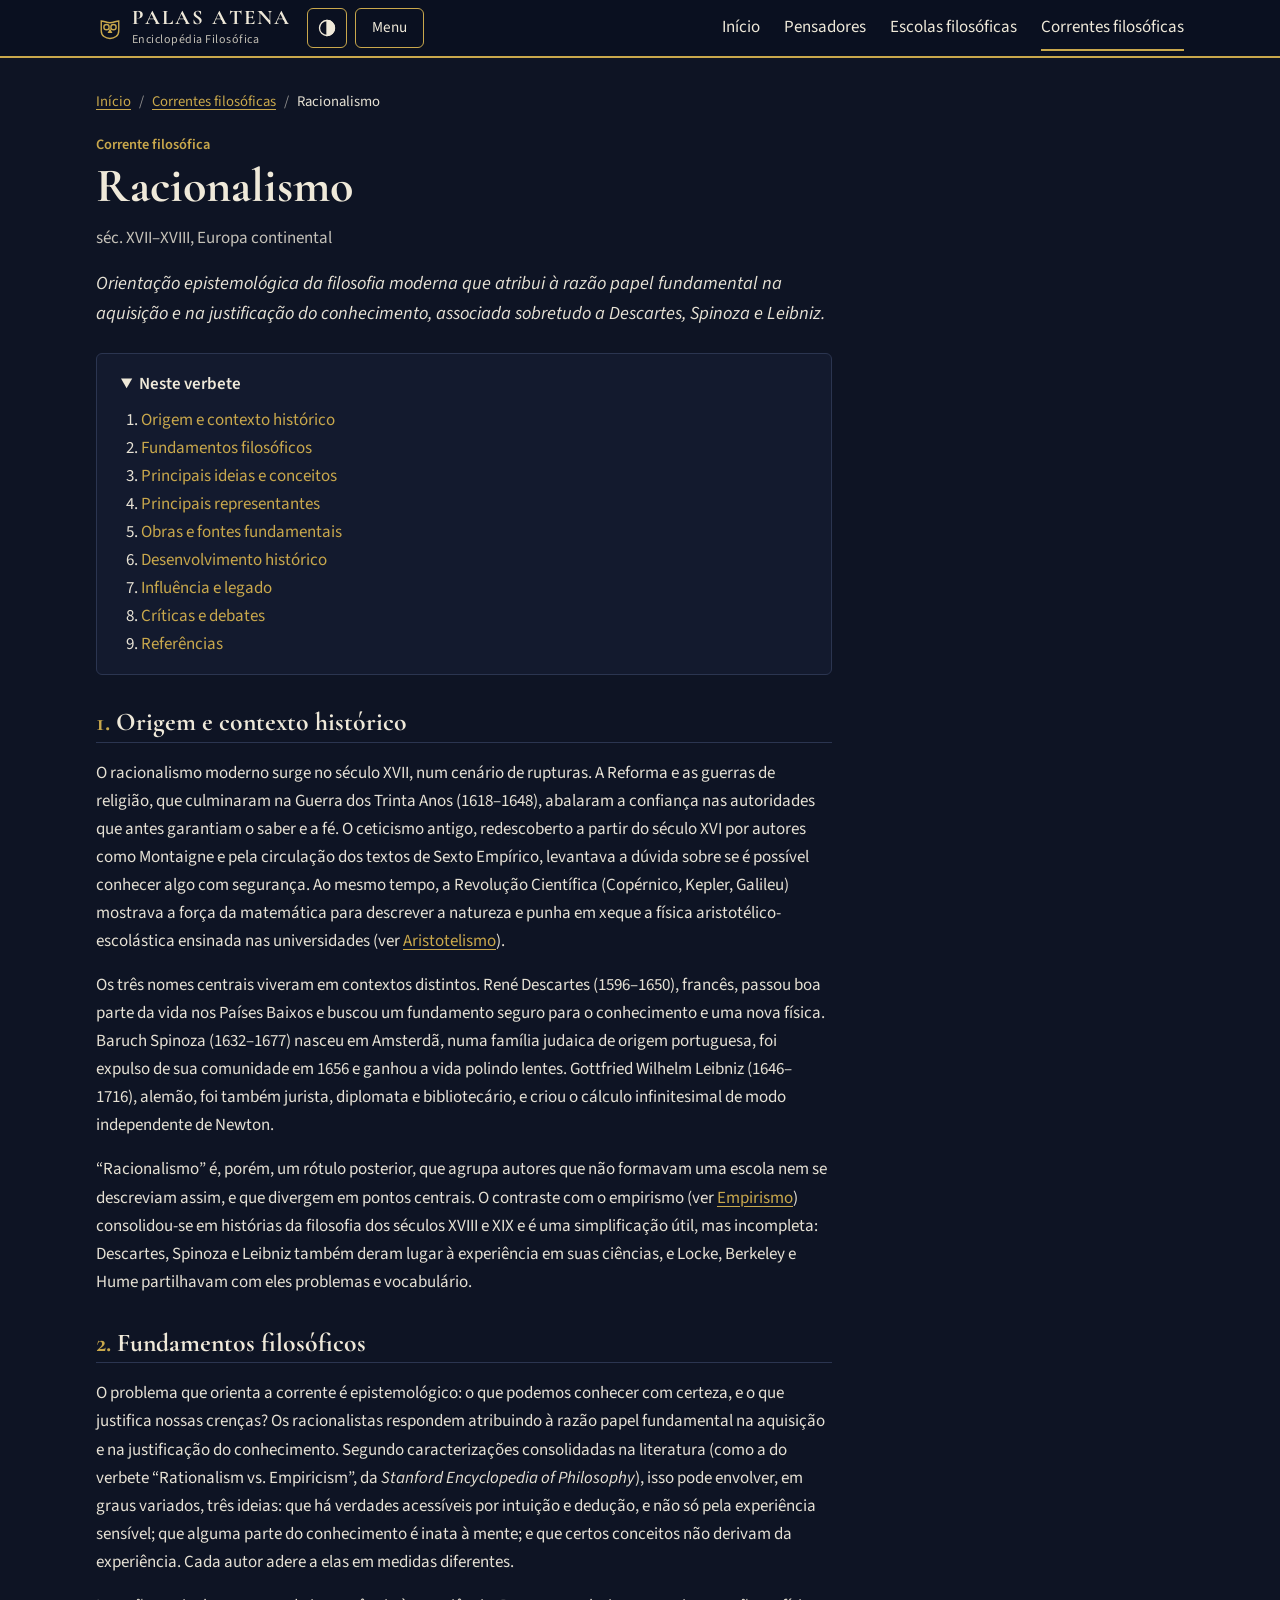
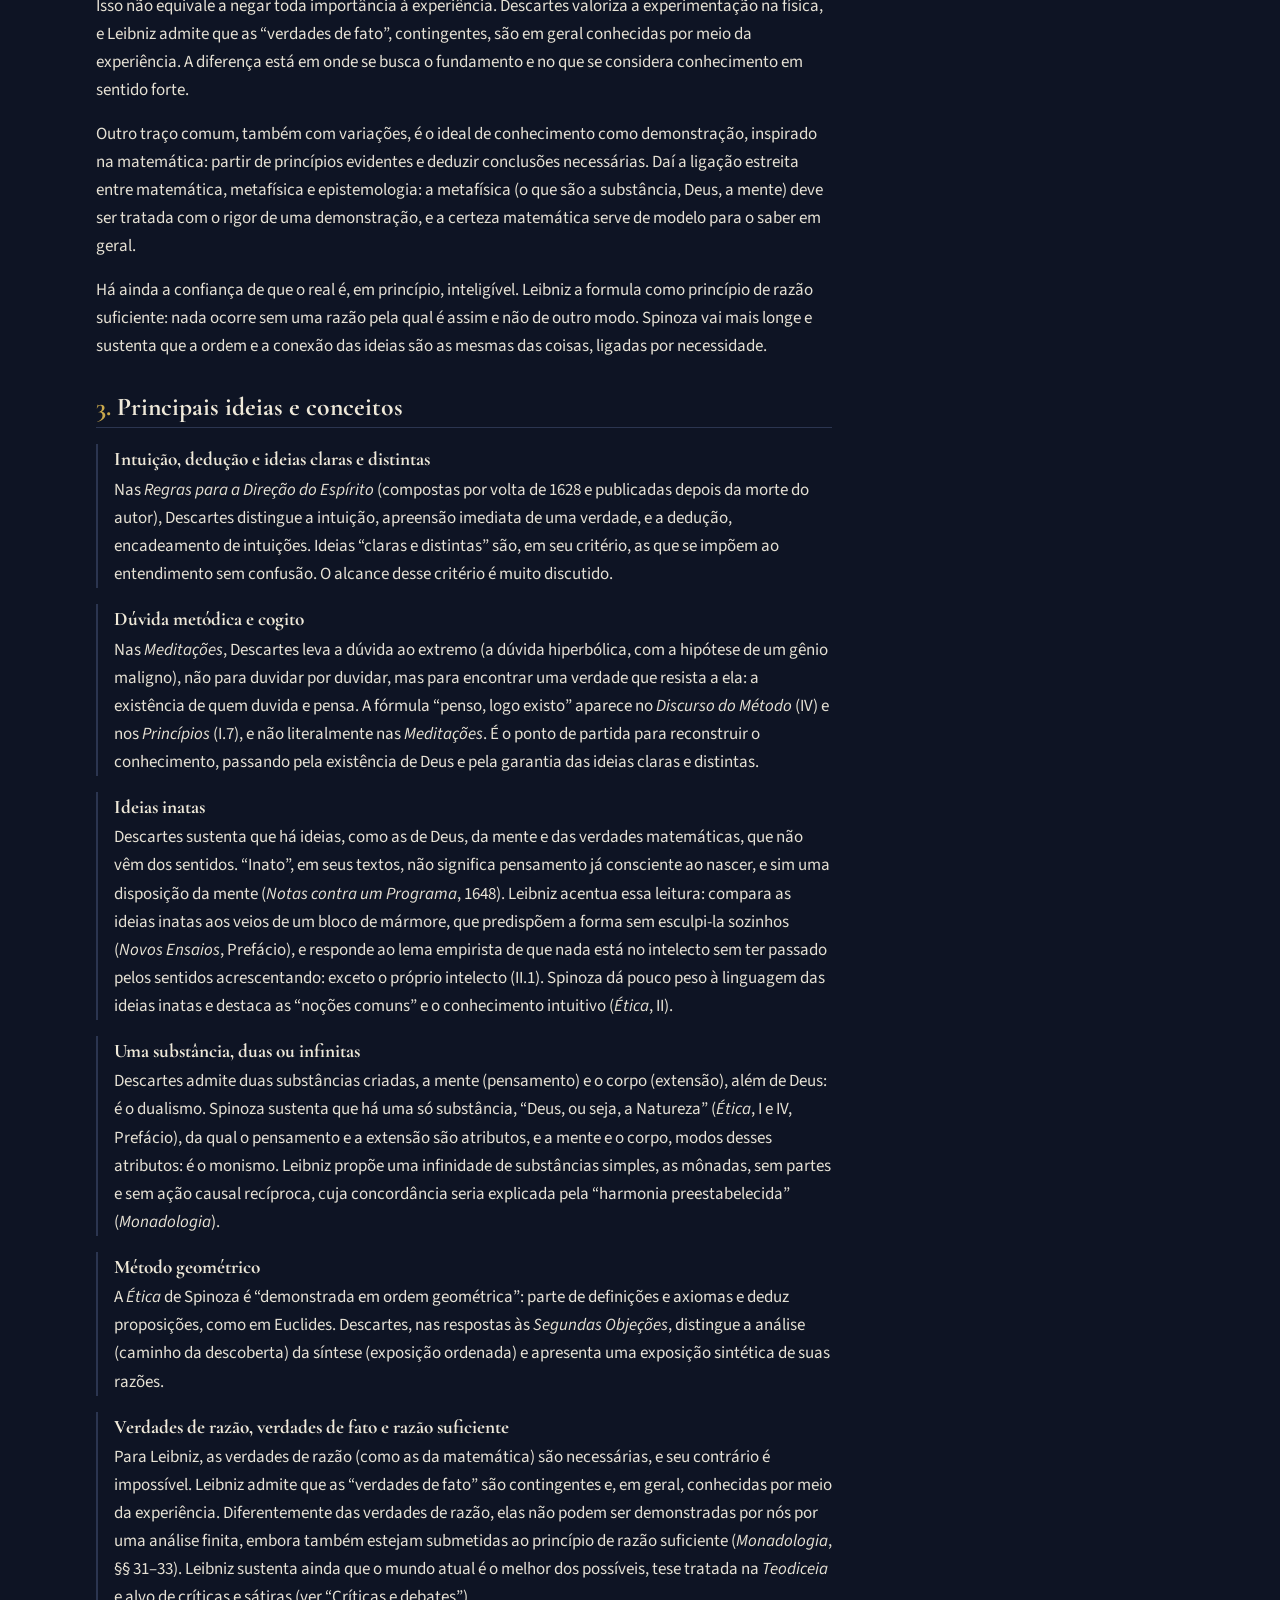
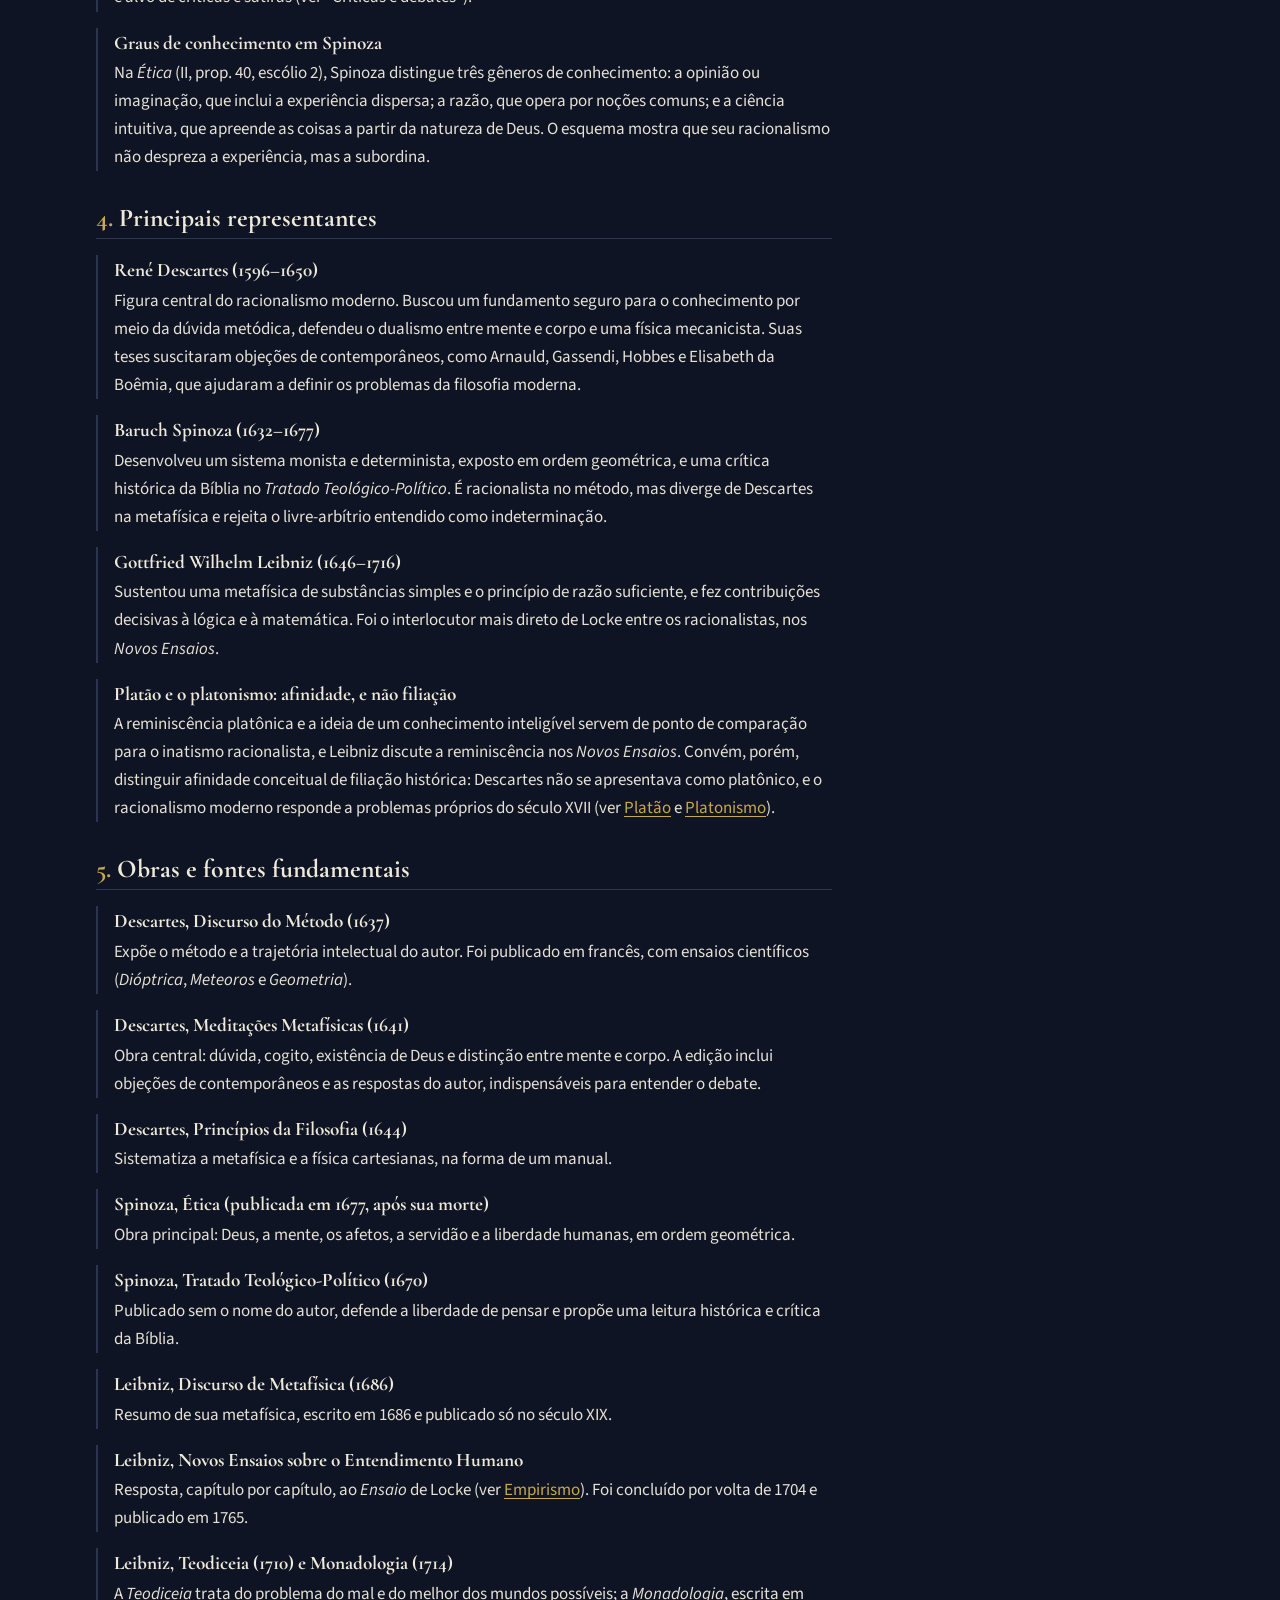
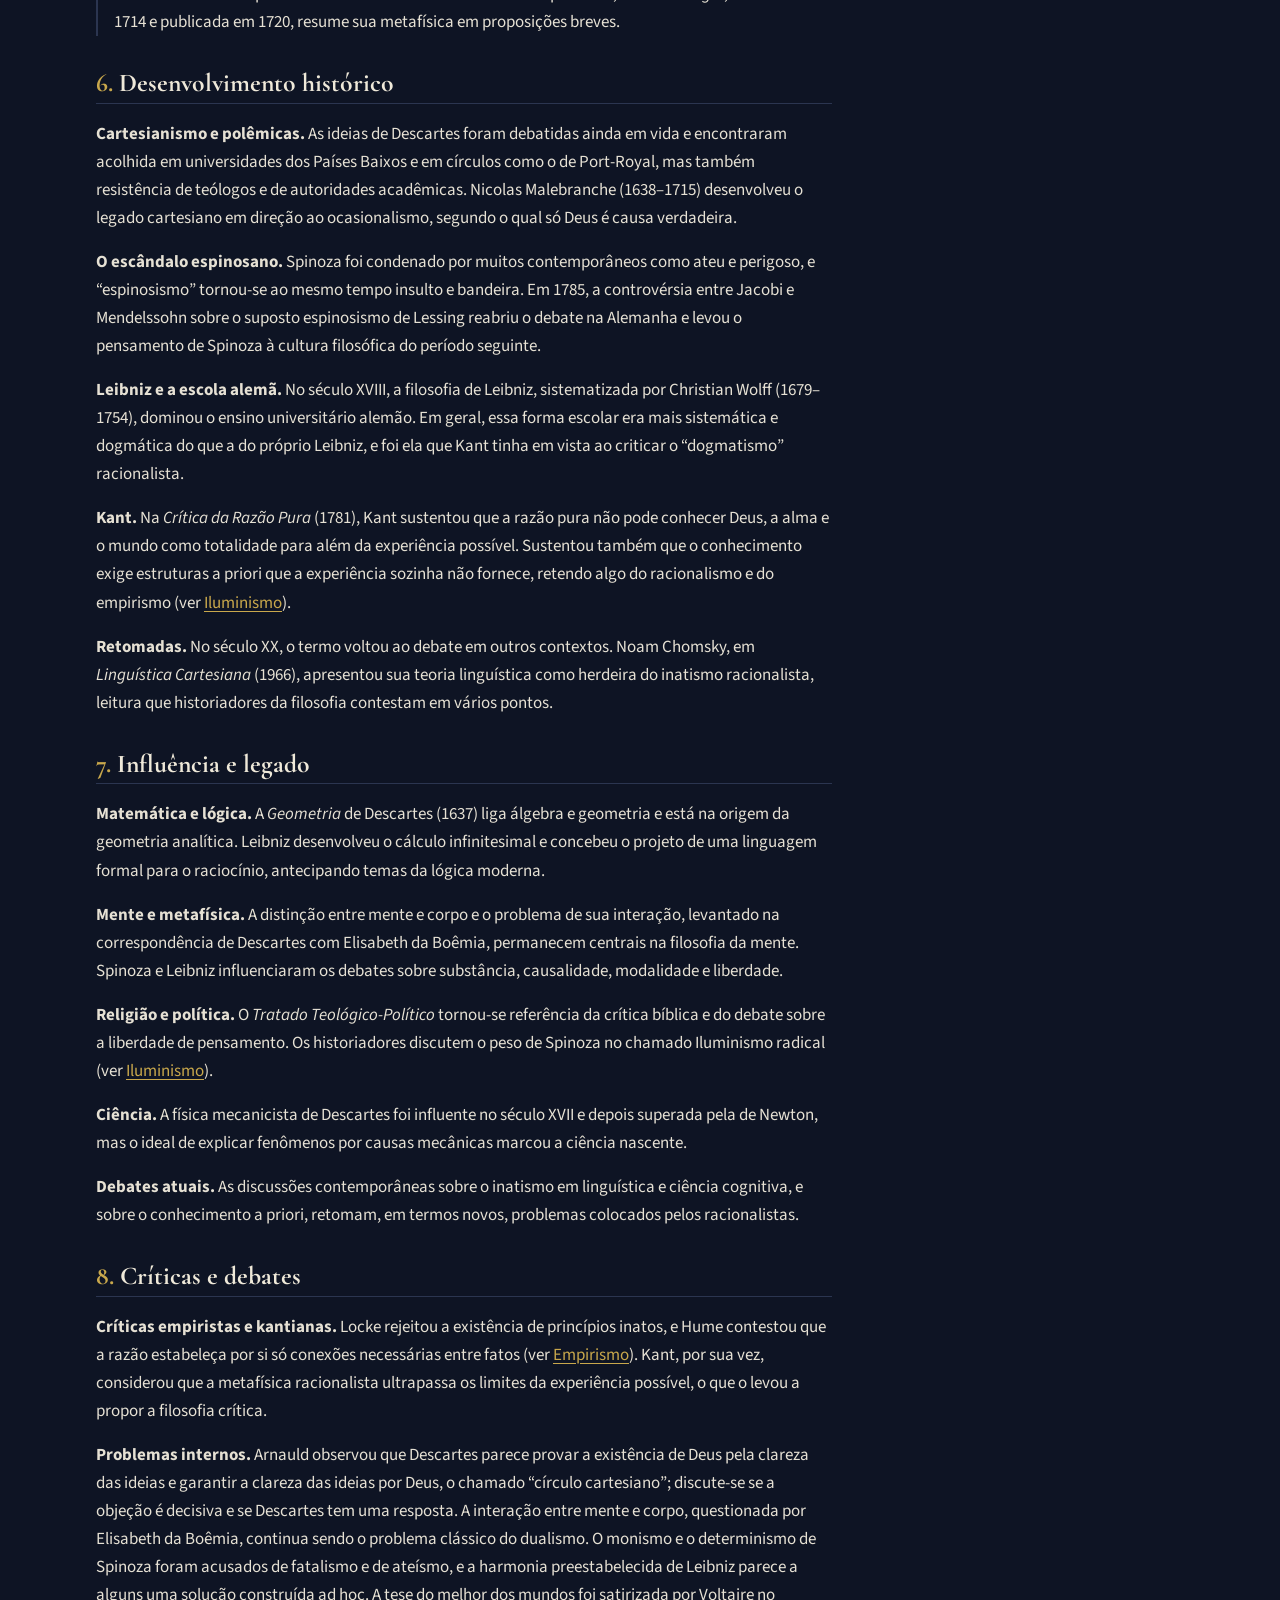
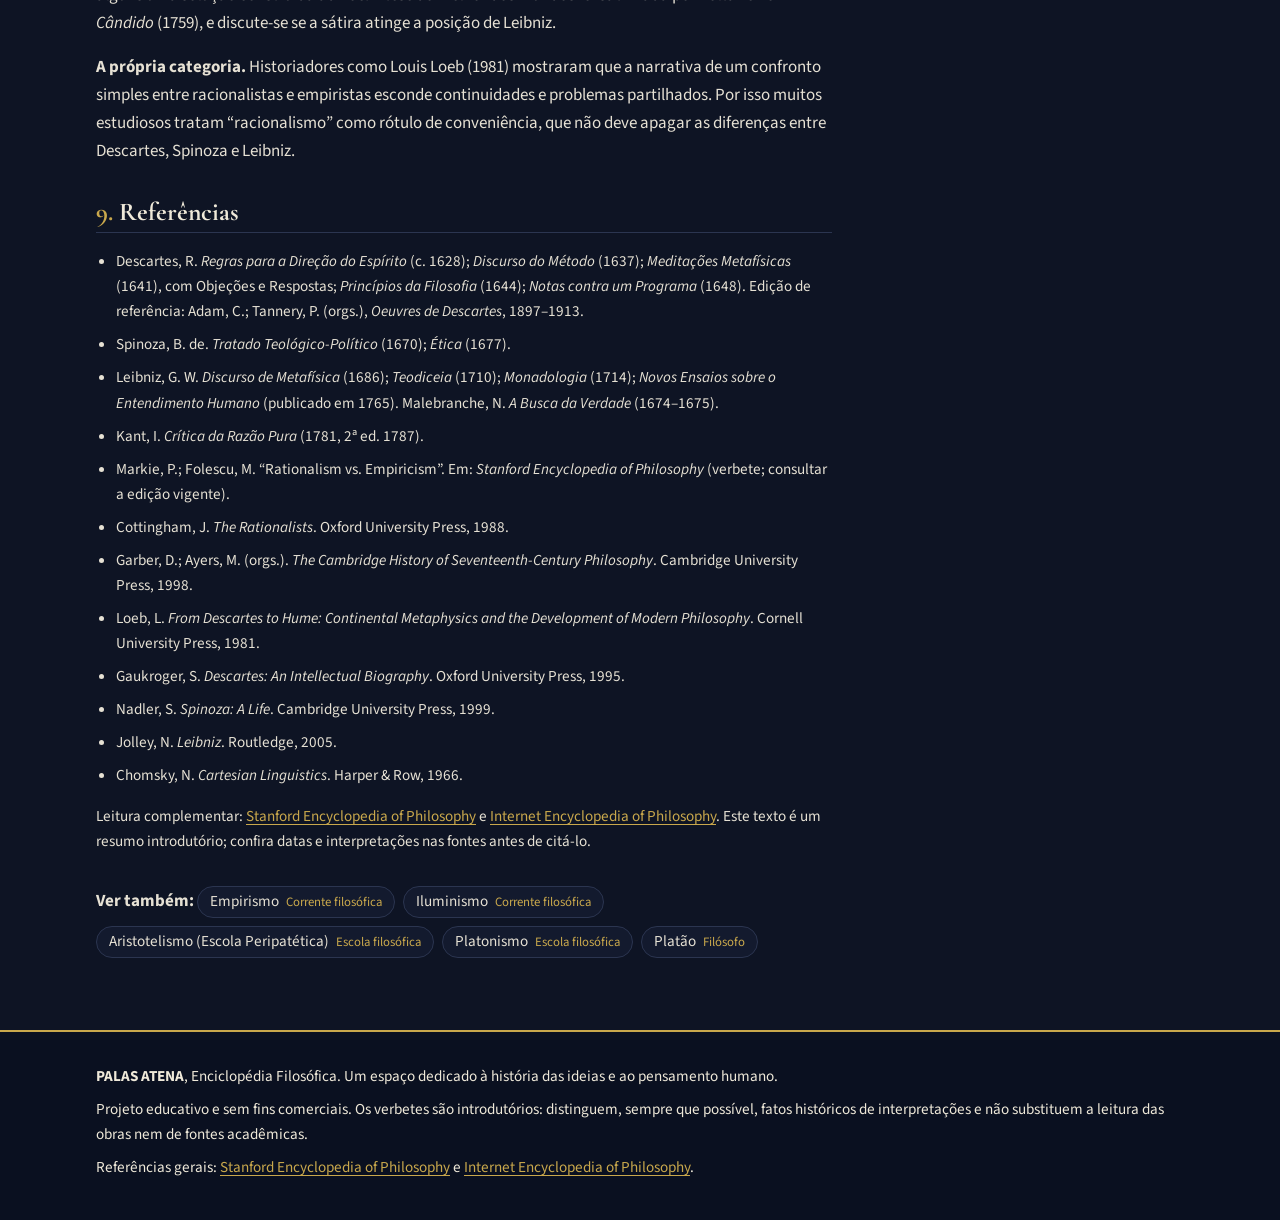
<file: pages/correntes/racionalismo.html>
<!DOCTYPE html>
<html lang="pt-BR" data-theme="dark">
<head>
  <meta charset="utf-8">
  <meta name="viewport" content="width=device-width, initial-scale=1">
  <title>Racionalismo — PALAS ATENA</title>
  <meta name="description" content="Verbete sobre o racionalismo moderno: Descartes, Spinoza e Leibniz, ideias inatas, método e debates.">
  <link rel="icon" href="../../assets/icons/logo.svg" type="image/svg+xml">
  <link rel="preconnect" href="https://fonts.googleapis.com">
  <link rel="preconnect" href="https://fonts.gstatic.com" crossorigin>
  <link rel="stylesheet" href="https://fonts.googleapis.com/css2?family=Cormorant+Garamond:wght@600;700&family=Source+Sans+3:wght@400;600&display=swap">
  <link rel="stylesheet" href="../../css/global.css">
  <link rel="stylesheet" href="../../css/layout.css">
  <link rel="stylesheet" href="../../css/components.css">
  <link rel="stylesheet" href="../../css/pages.css">
  <script src="../../js/theme.js"></script>
</head>
<body data-page="artigo-corrente" data-root="../../">
  <header class="site-header" data-component="site-header"></header>

  <main id="conteudo" class="site-main container" data-render="article" data-kind="corrente" data-slug="racionalismo">
    <noscript><p class="notice">Este site precisa de JavaScript ativado para mostrar o conteúdo.</p></noscript>
  </main>

  <footer class="site-footer" data-component="site-footer"></footer>

  <script src="../../js/paths.js"></script>
  <script src="../../data/categorias.js"></script>
  <script src="../../data/filosofos.js"></script>
  <script src="../../data/escolas.js"></script>
  <script src="../../data/correntes.js"></script>
  <script src="../../js/collections.js"></script>
  <script src="../../js/components.js"></script>
  <script src="../../js/navigation.js"></script>
  <script src="../../js/search.js"></script>
  <script src="../../js/catalog-renderer.js"></script>
  <script src="../../js/article-renderer.js"></script>
  <script src="../../js/app.js"></script>
</body>
</html>
</file>
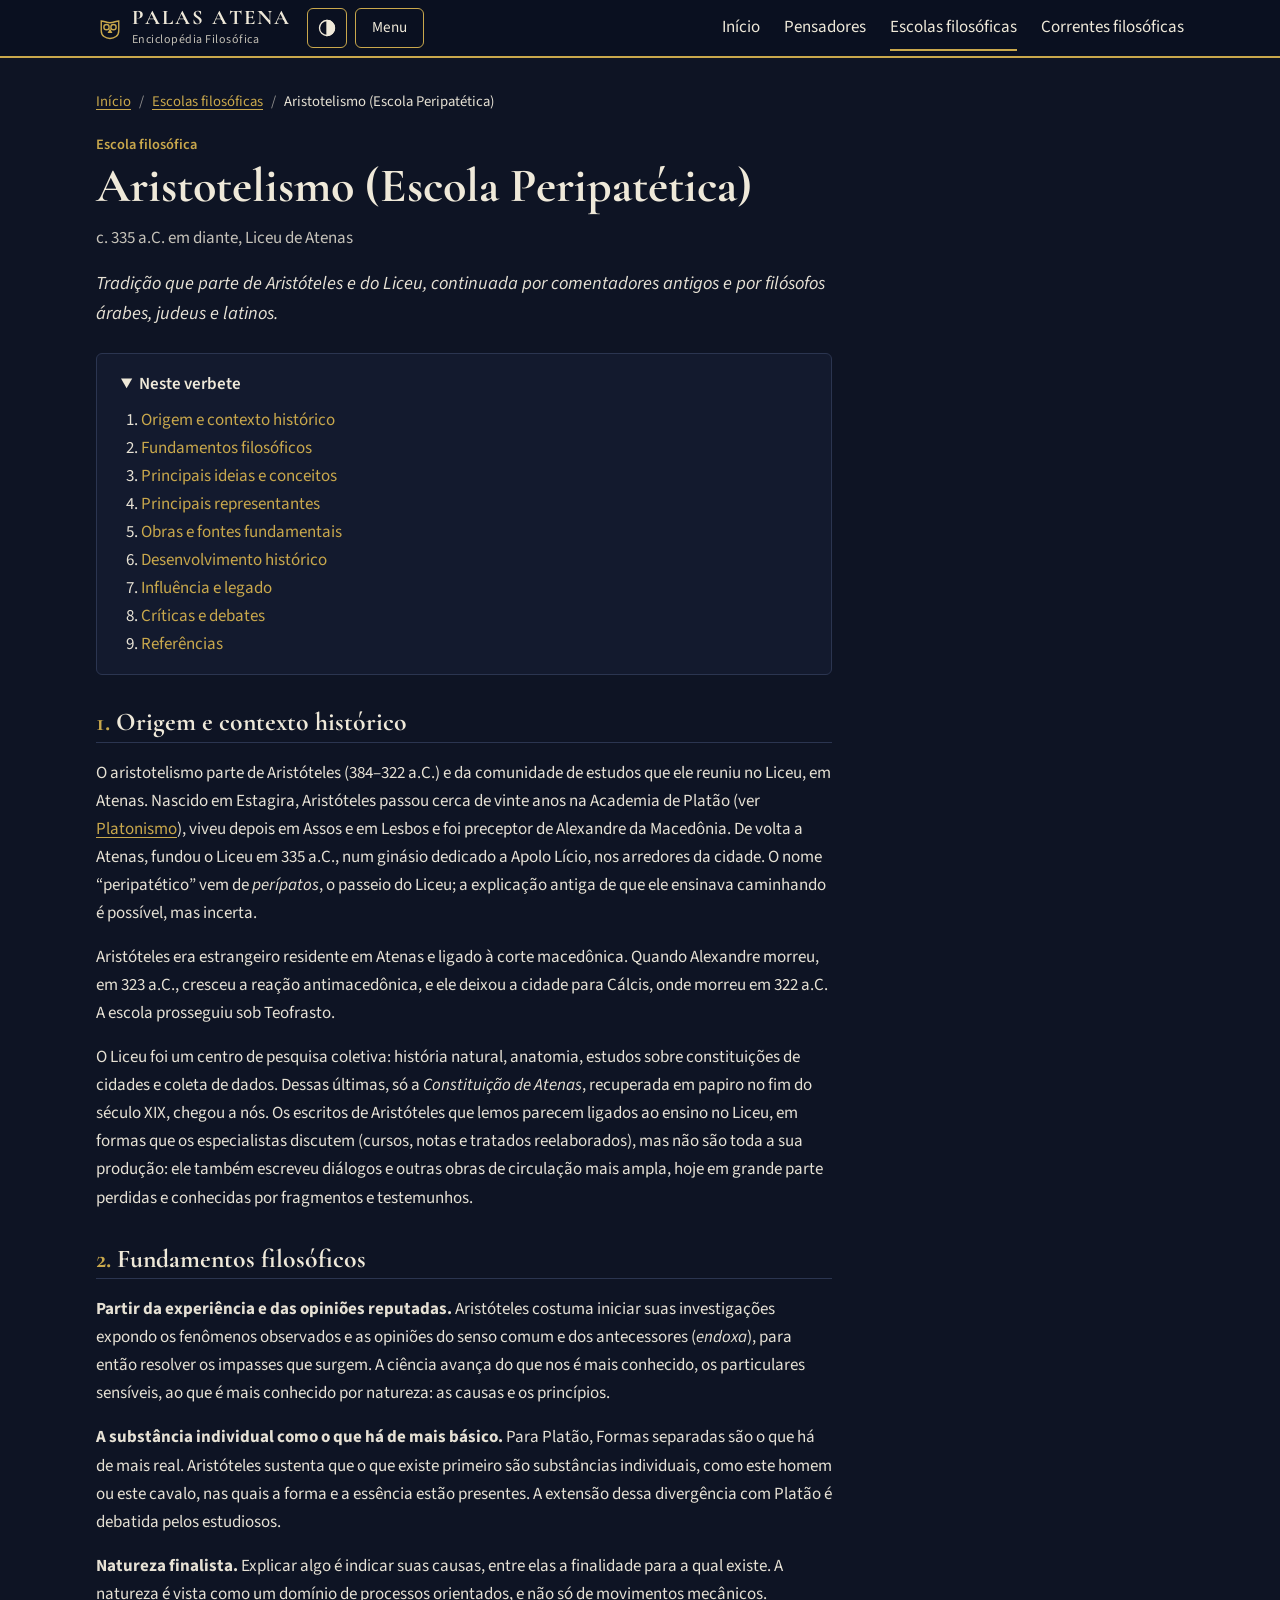
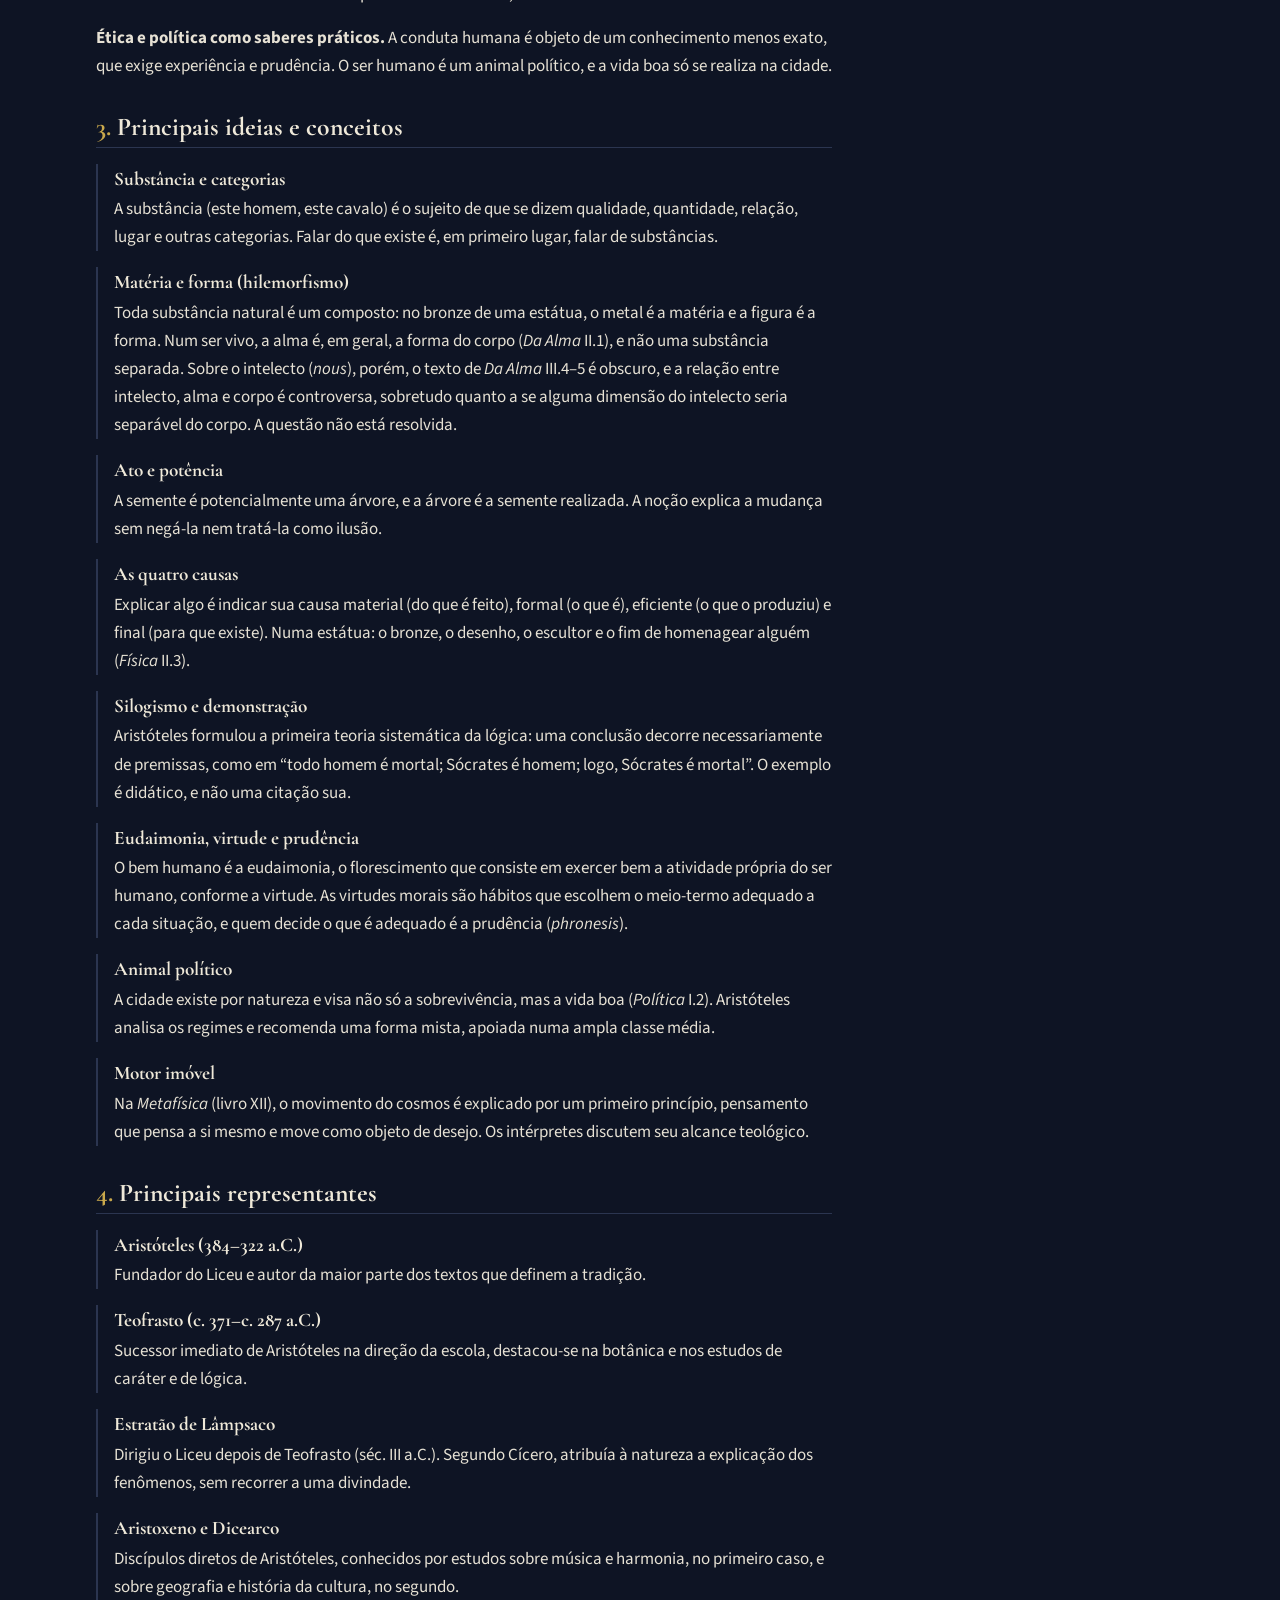
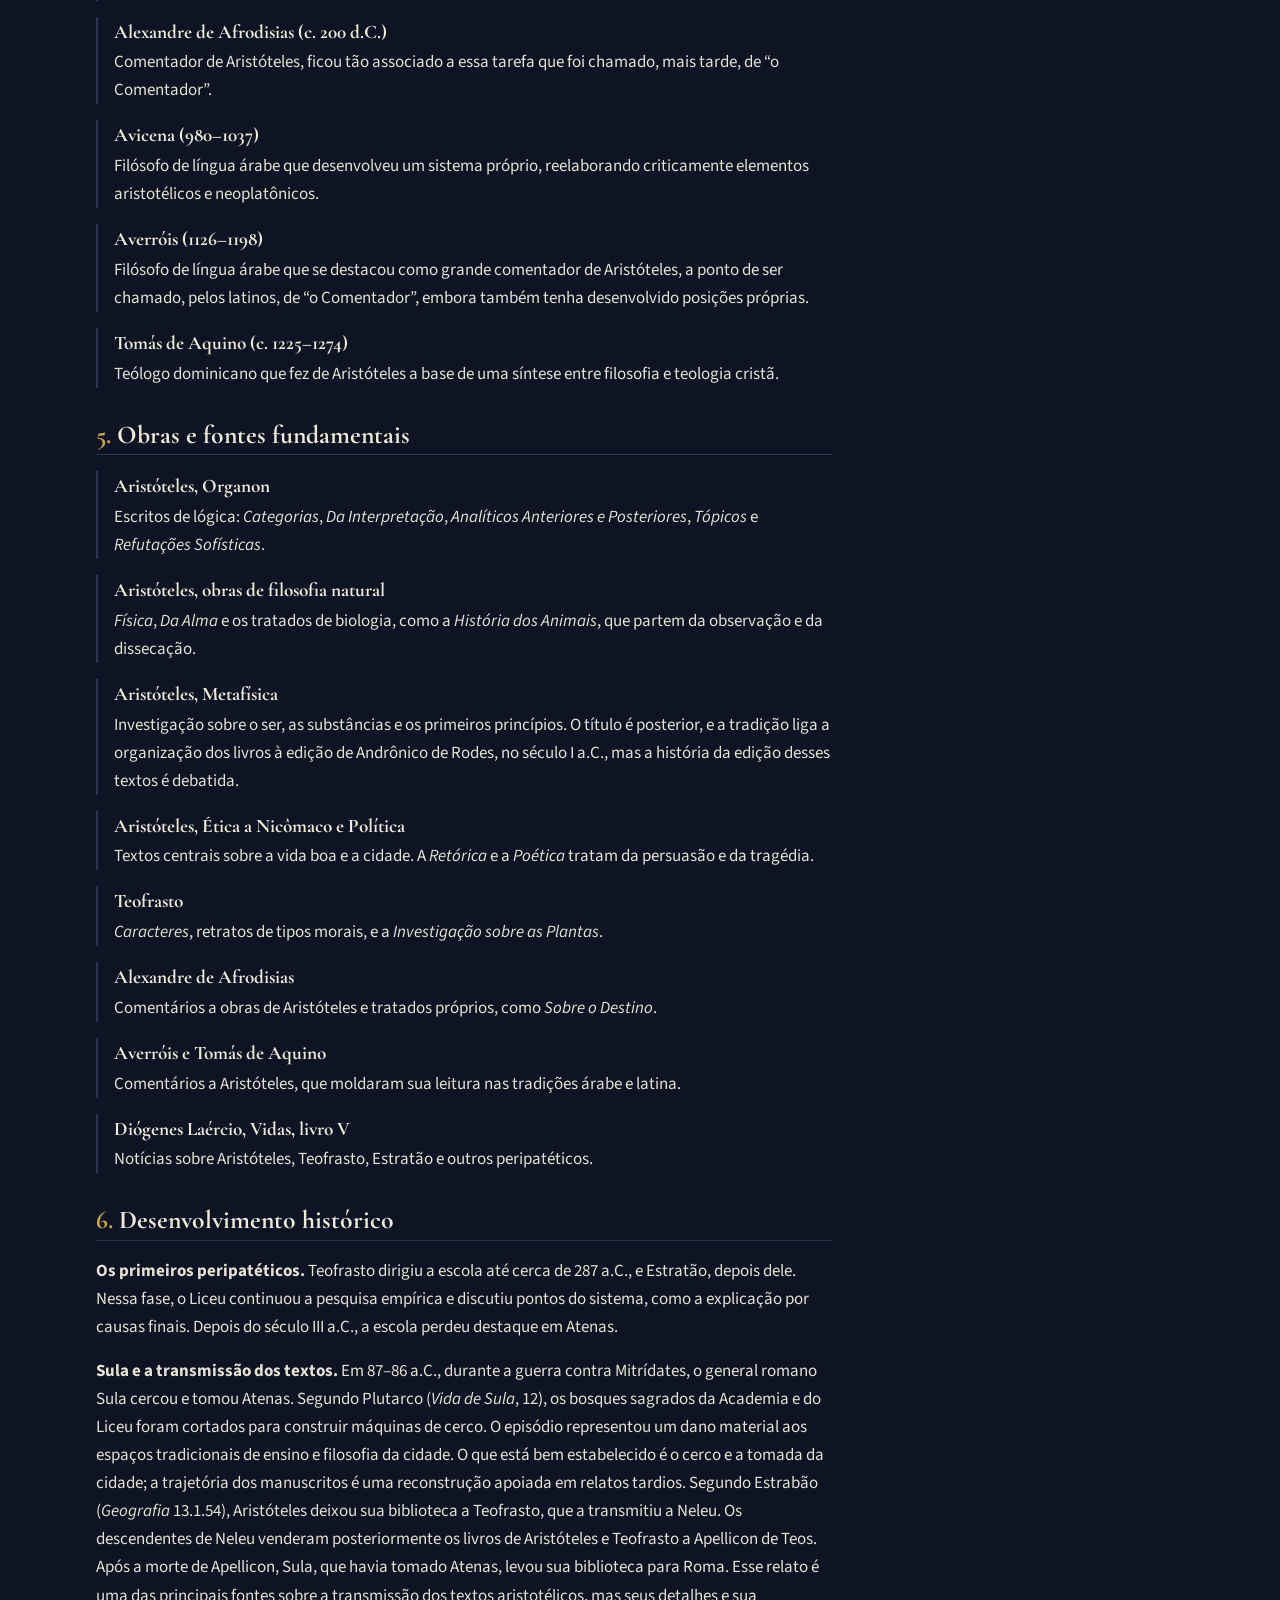
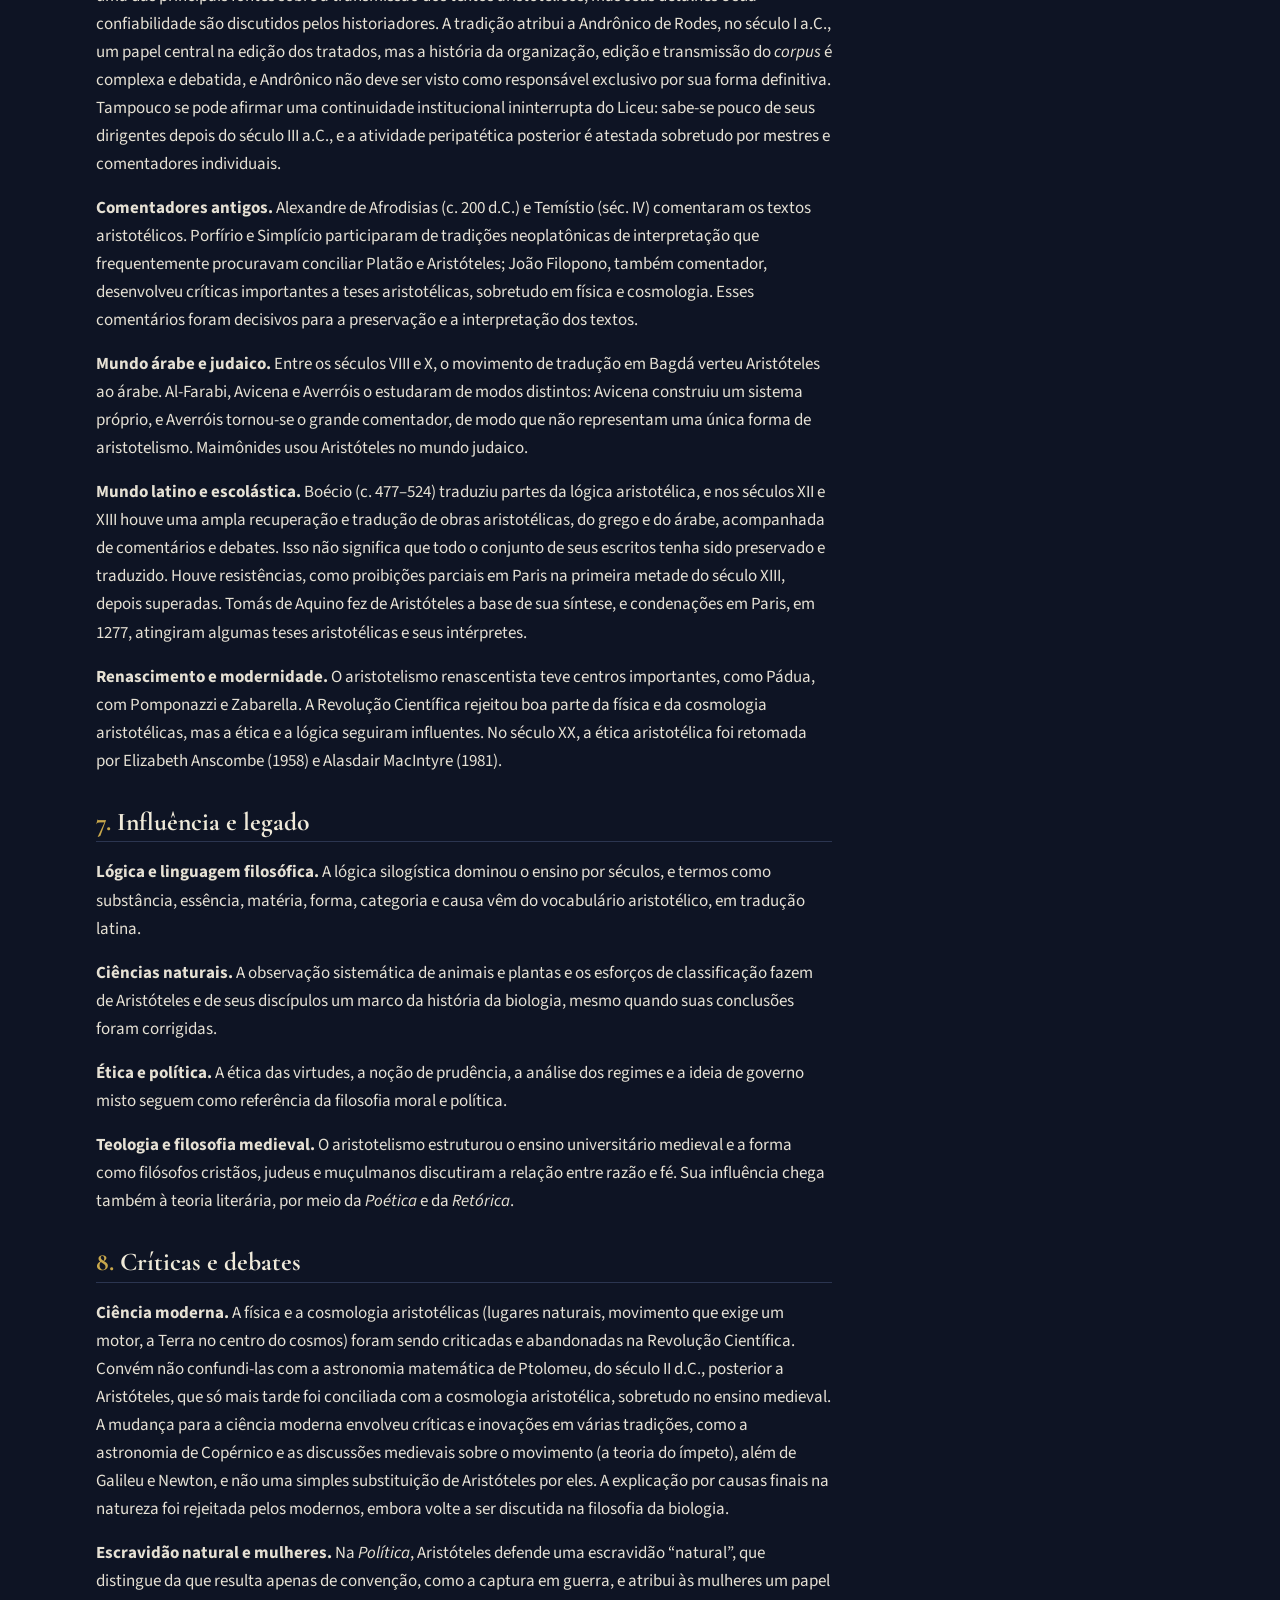
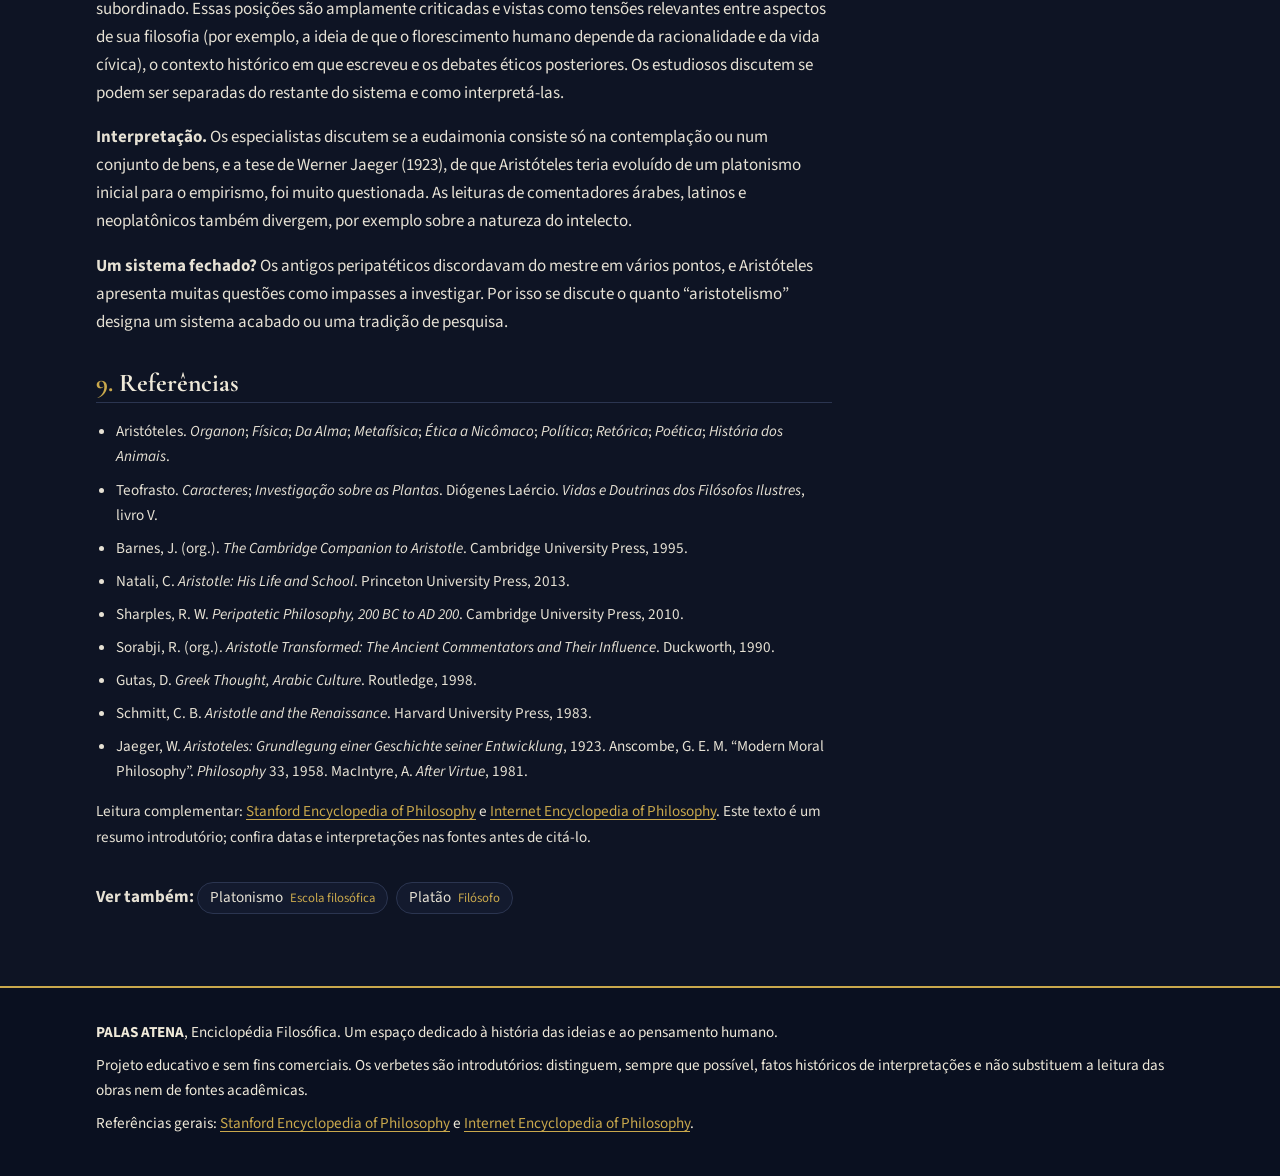
<file: pages/escolas/aristotelismo.html>
<!DOCTYPE html>
<html lang="pt-BR" data-theme="dark">
<head>
  <meta charset="utf-8">
  <meta name="viewport" content="width=device-width, initial-scale=1">
  <title>Aristotelismo (Escola Peripatética) — PALAS ATENA</title>
  <meta name="description" content="Verbete sobre o aristotelismo e o Liceu: origem, ideias, representantes, transmissão e debates.">
  <link rel="icon" href="../../assets/icons/logo.svg" type="image/svg+xml">
  <link rel="preconnect" href="https://fonts.googleapis.com">
  <link rel="preconnect" href="https://fonts.gstatic.com" crossorigin>
  <link rel="stylesheet" href="https://fonts.googleapis.com/css2?family=Cormorant+Garamond:wght@600;700&family=Source+Sans+3:wght@400;600&display=swap">
  <link rel="stylesheet" href="../../css/global.css">
  <link rel="stylesheet" href="../../css/layout.css">
  <link rel="stylesheet" href="../../css/components.css">
  <link rel="stylesheet" href="../../css/pages.css">
  <script src="../../js/theme.js"></script>
</head>
<body data-page="artigo-escola" data-root="../../">
  <header class="site-header" data-component="site-header"></header>

  <main id="conteudo" class="site-main container" data-render="article" data-kind="escola" data-slug="aristotelismo">
    <noscript><p class="notice">Este site precisa de JavaScript ativado para mostrar o conteúdo.</p></noscript>
  </main>

  <footer class="site-footer" data-component="site-footer"></footer>

  <script src="../../js/paths.js"></script>
  <script src="../../data/categorias.js"></script>
  <script src="../../data/filosofos.js"></script>
  <script src="../../data/escolas.js"></script>
  <script src="../../data/correntes.js"></script>
  <script src="../../js/collections.js"></script>
  <script src="../../js/components.js"></script>
  <script src="../../js/navigation.js"></script>
  <script src="../../js/search.js"></script>
  <script src="../../js/catalog-renderer.js"></script>
  <script src="../../js/article-renderer.js"></script>
  <script src="../../js/app.js"></script>
</body>
</html>
</file>
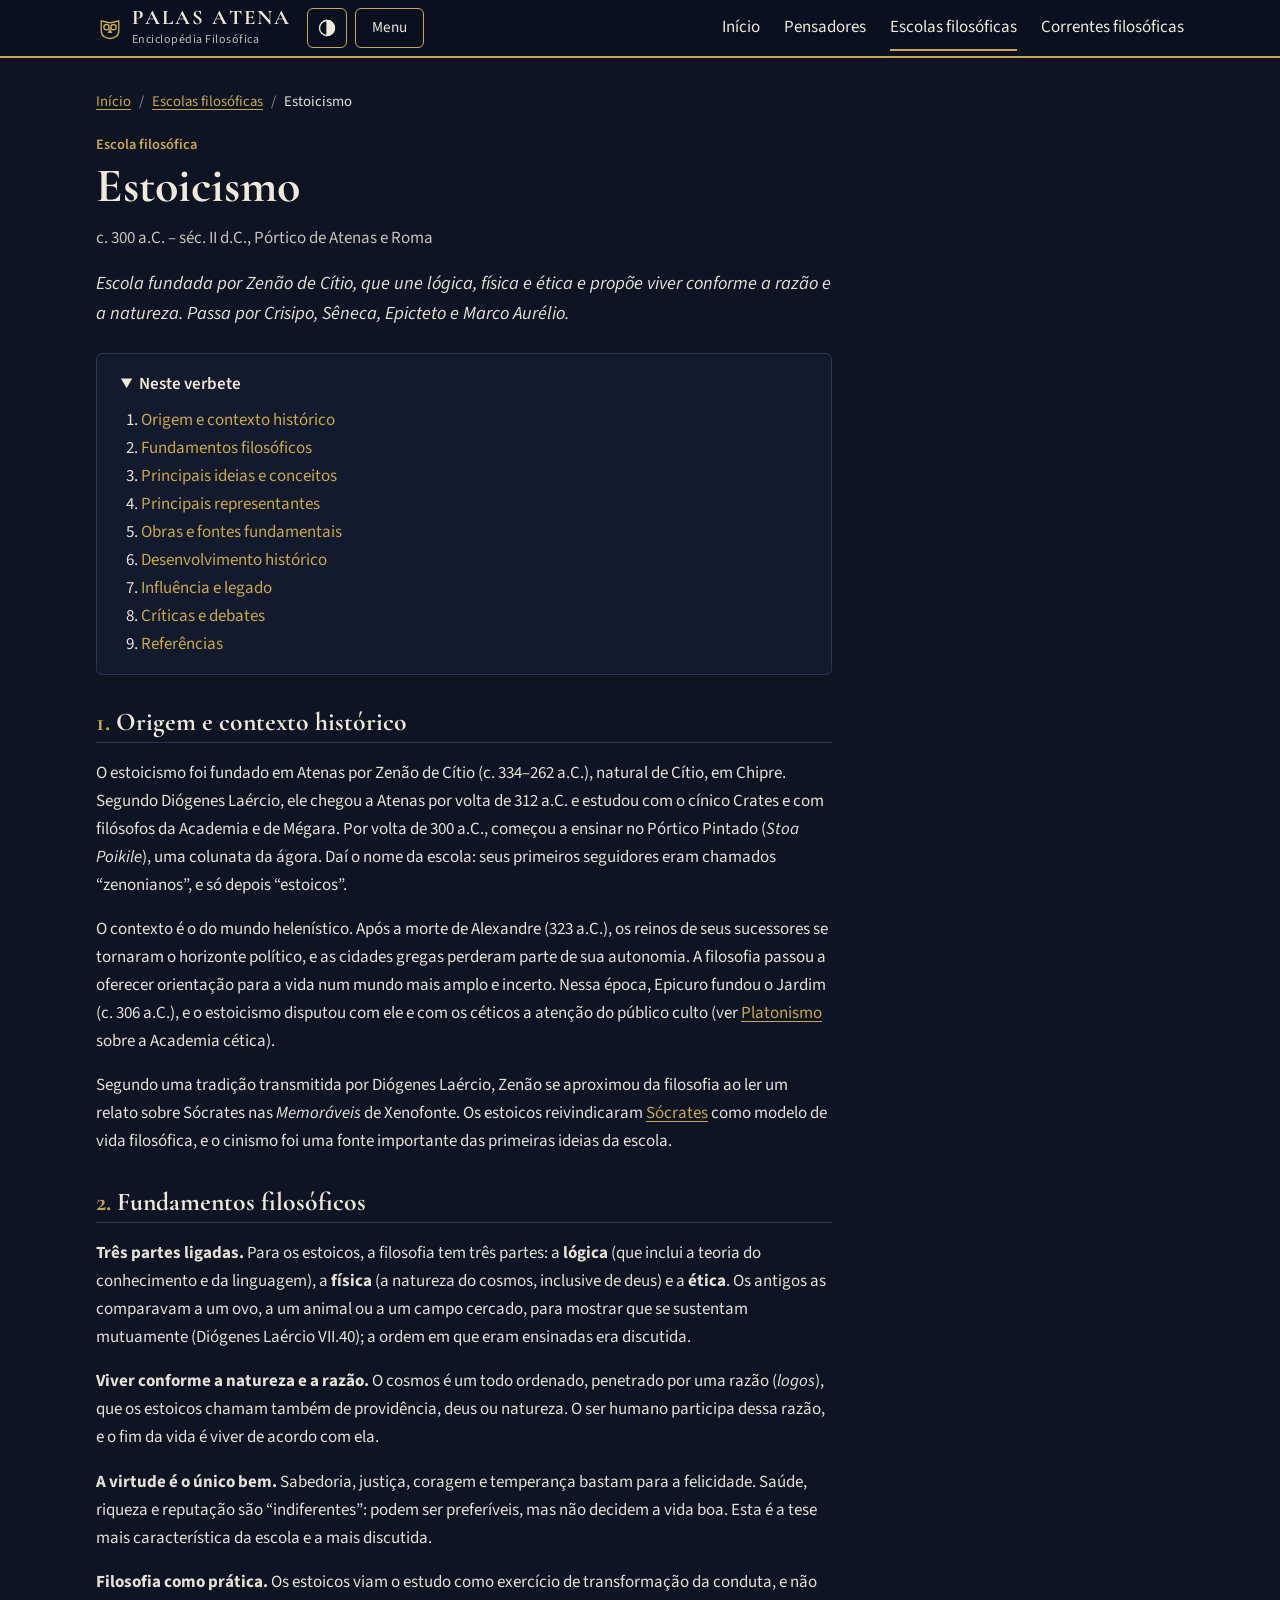
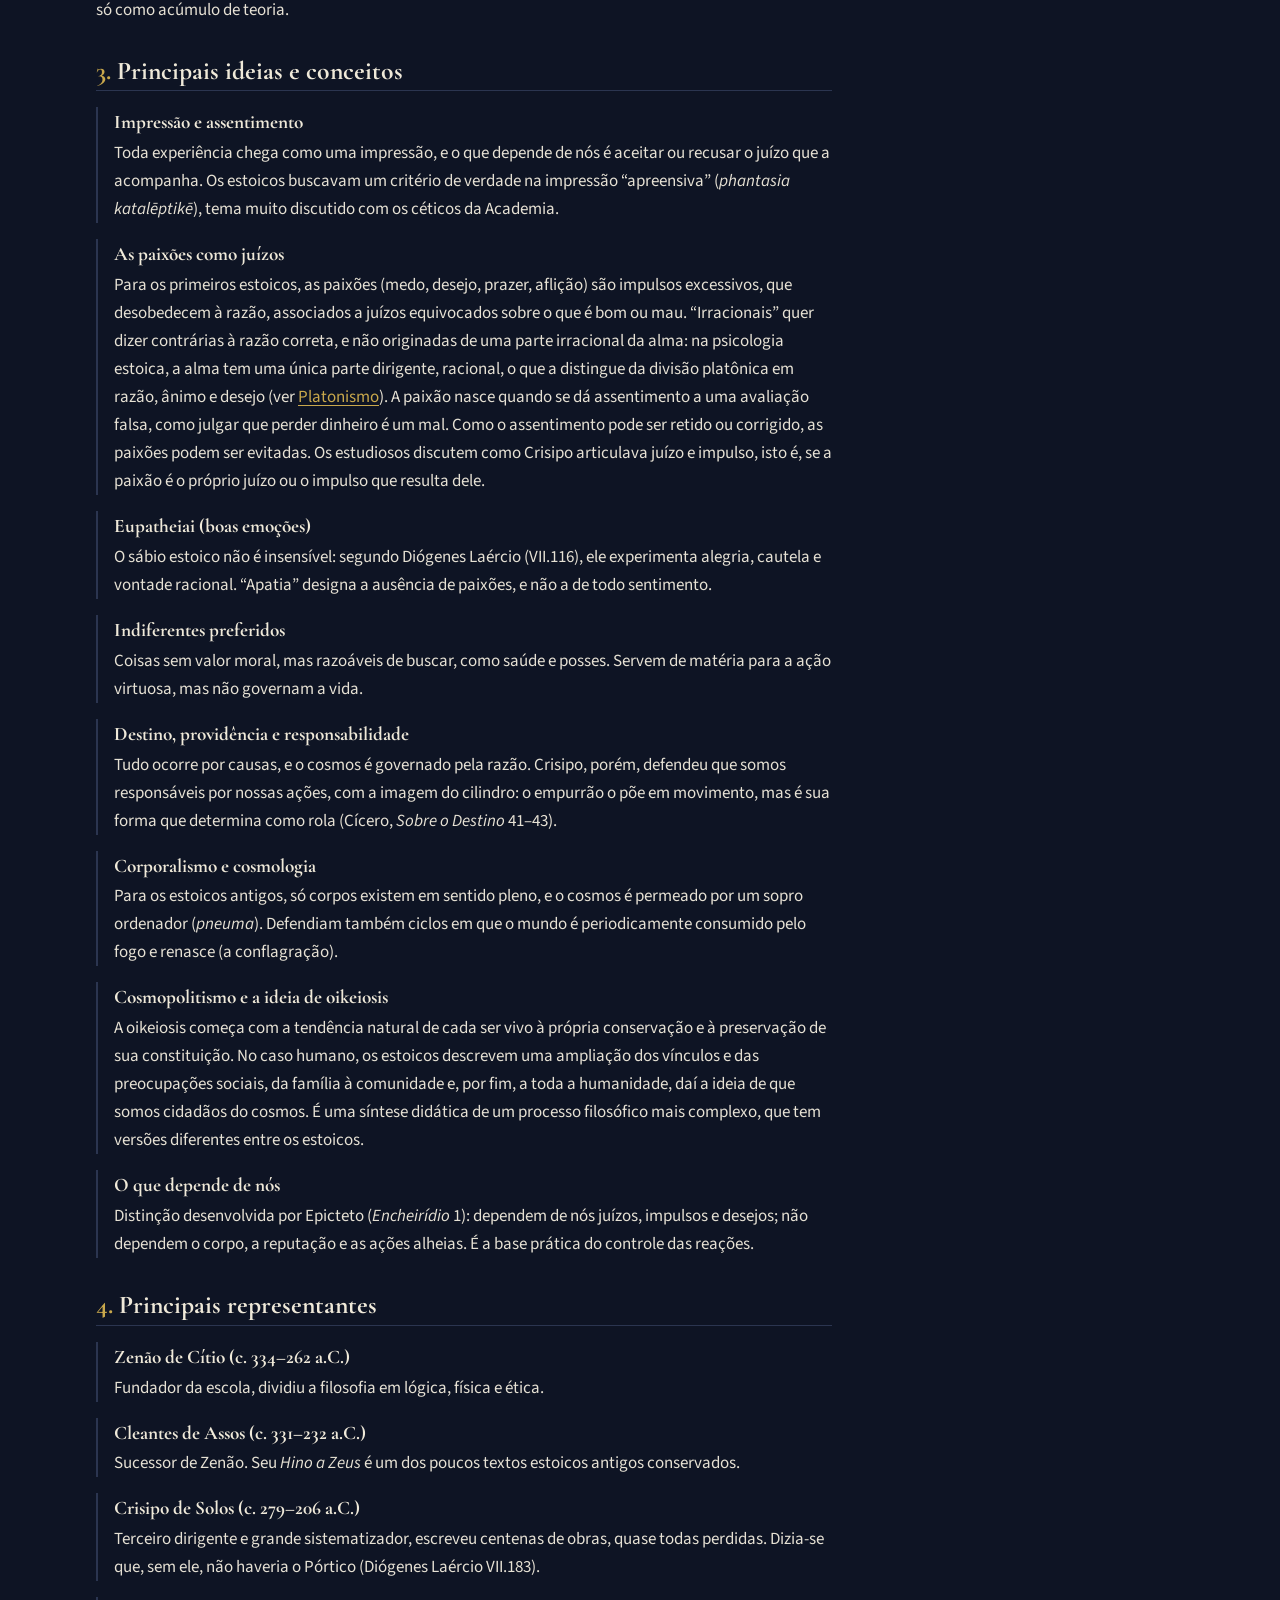
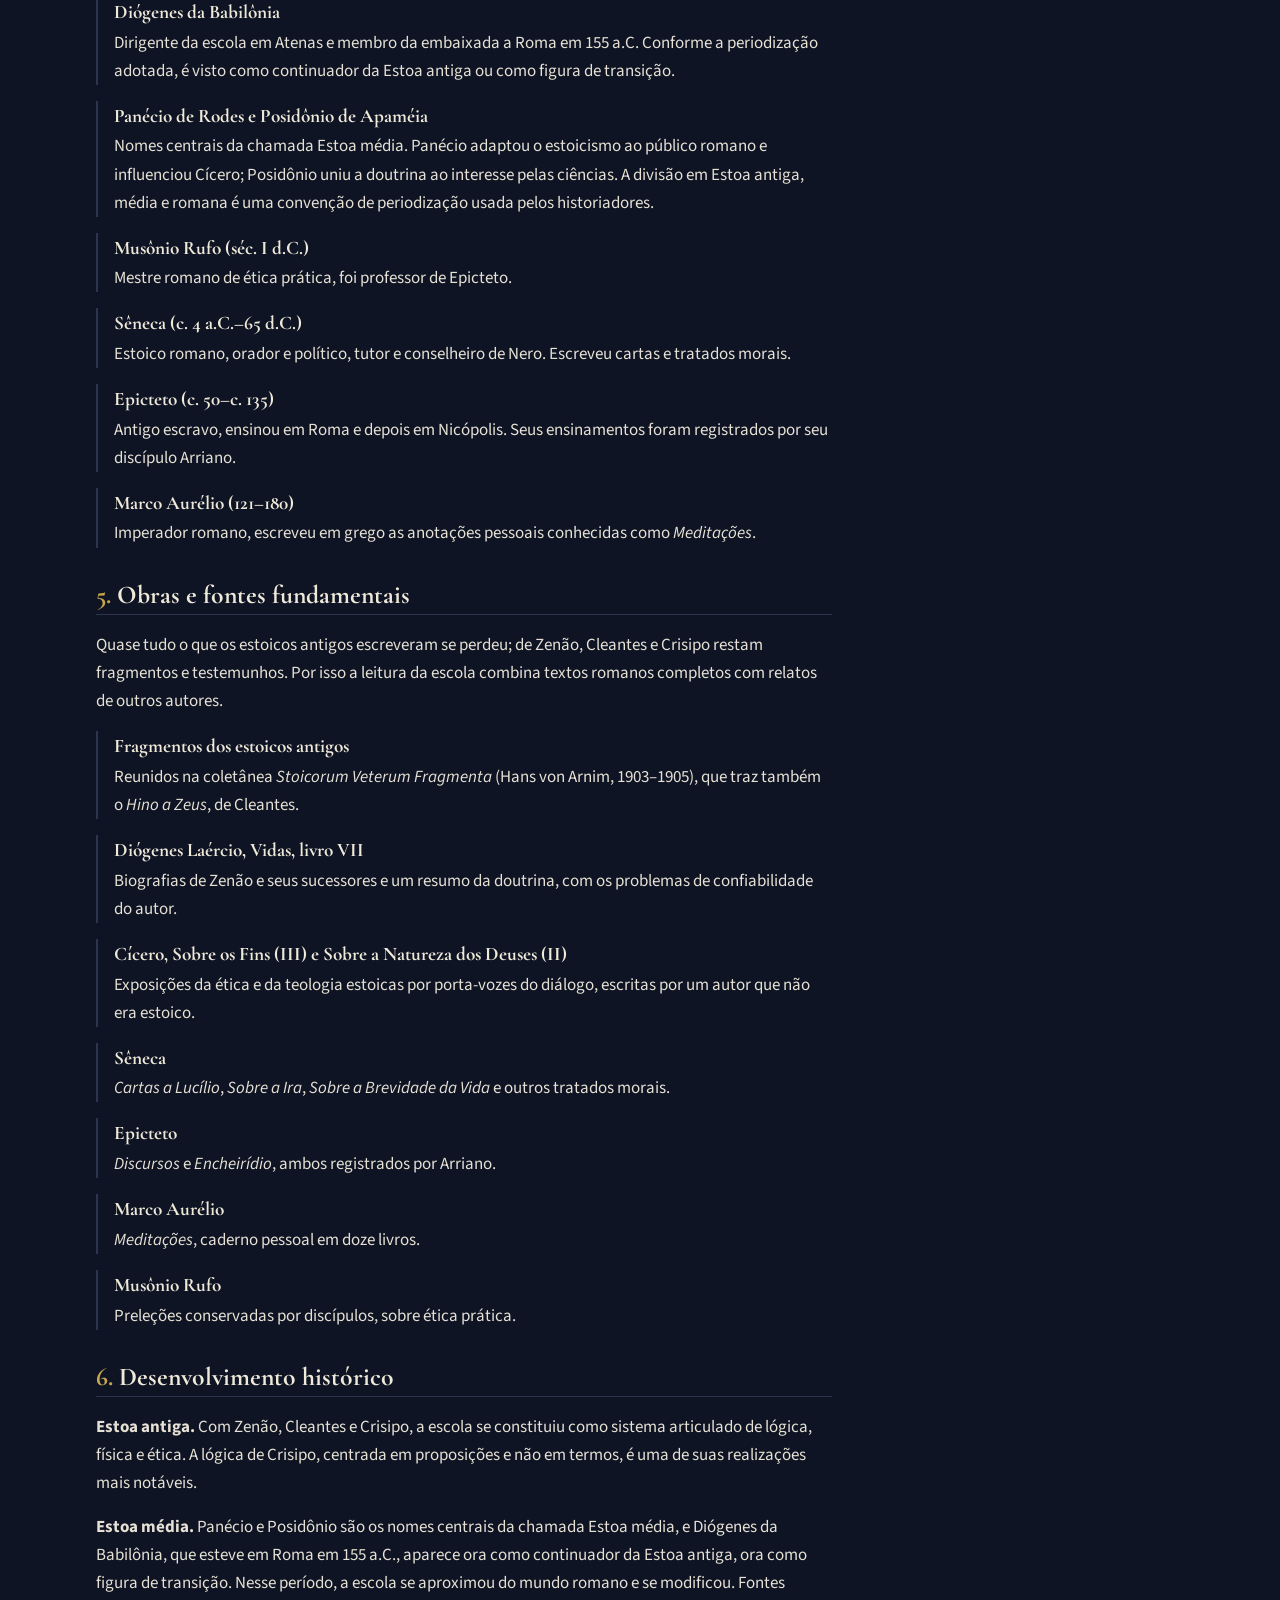
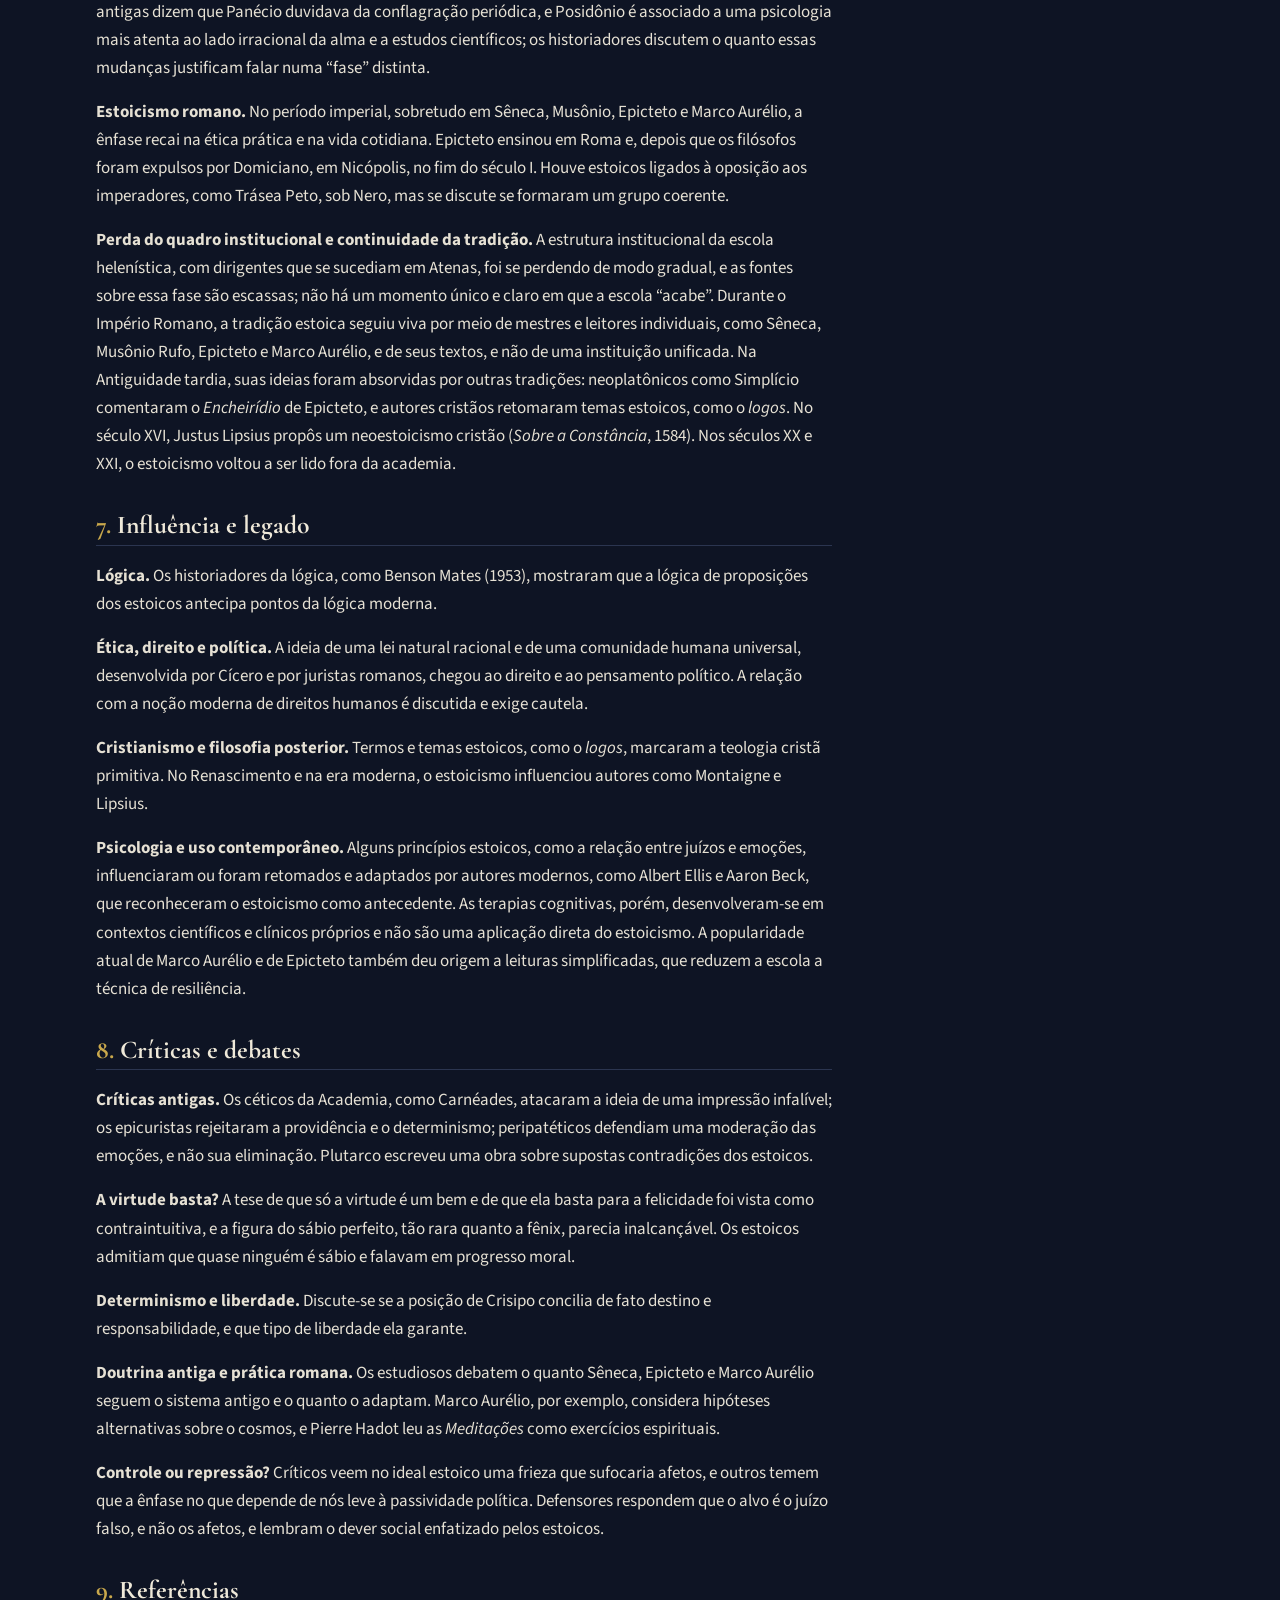
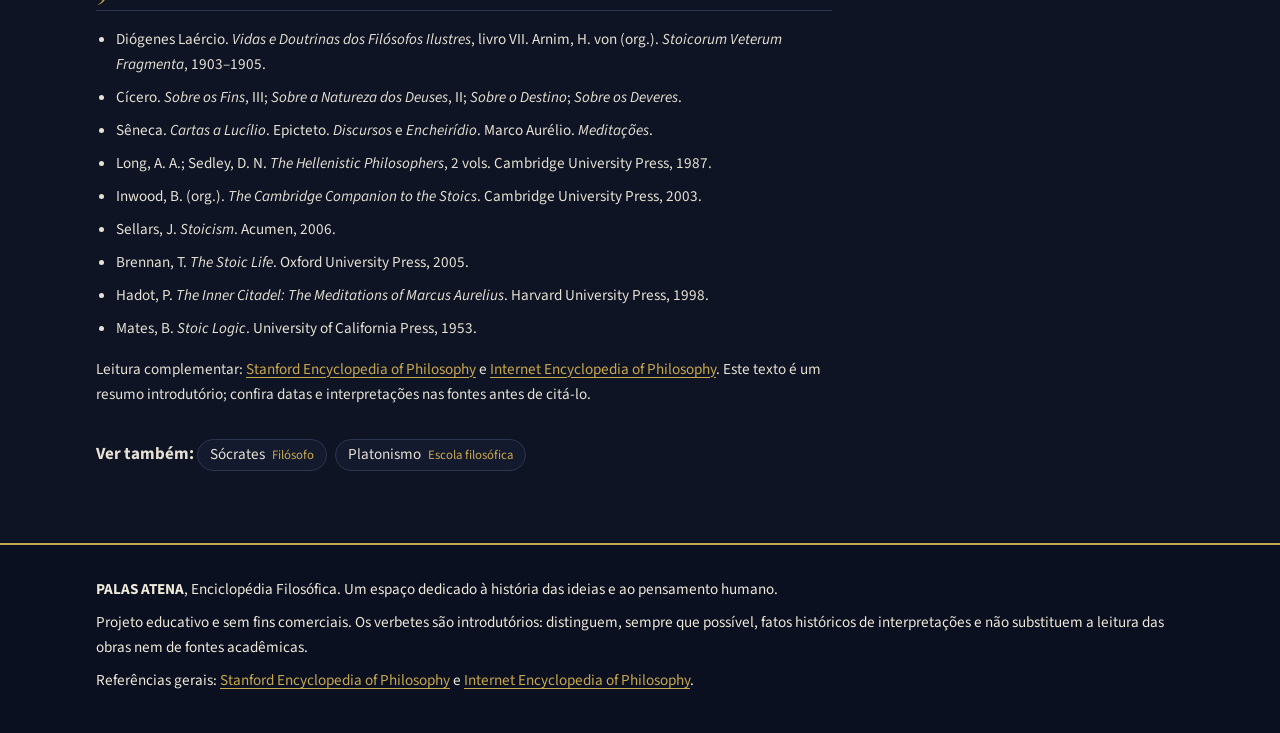
<file: pages/escolas/estoicismo.html>
<!DOCTYPE html>
<html lang="pt-BR" data-theme="dark">
<head>
  <meta charset="utf-8">
  <meta name="viewport" content="width=device-width, initial-scale=1">
  <title>Estoicismo — PALAS ATENA</title>
  <meta name="description" content="Verbete sobre o estoicismo: origem, ideias, representantes, fases históricas e debates.">
  <link rel="icon" href="../../assets/icons/logo.svg" type="image/svg+xml">
  <link rel="preconnect" href="https://fonts.googleapis.com">
  <link rel="preconnect" href="https://fonts.gstatic.com" crossorigin>
  <link rel="stylesheet" href="https://fonts.googleapis.com/css2?family=Cormorant+Garamond:wght@600;700&family=Source+Sans+3:wght@400;600&display=swap">
  <link rel="stylesheet" href="../../css/global.css">
  <link rel="stylesheet" href="../../css/layout.css">
  <link rel="stylesheet" href="../../css/components.css">
  <link rel="stylesheet" href="../../css/pages.css">
  <script src="../../js/theme.js"></script>
</head>
<body data-page="artigo-escola" data-root="../../">
  <header class="site-header" data-component="site-header"></header>

  <main id="conteudo" class="site-main container" data-render="article" data-kind="escola" data-slug="estoicismo">
    <noscript><p class="notice">Este site precisa de JavaScript ativado para mostrar o conteúdo.</p></noscript>
  </main>

  <footer class="site-footer" data-component="site-footer"></footer>

  <script src="../../js/paths.js"></script>
  <script src="../../data/categorias.js"></script>
  <script src="../../data/filosofos.js"></script>
  <script src="../../data/escolas.js"></script>
  <script src="../../data/correntes.js"></script>
  <script src="../../js/collections.js"></script>
  <script src="../../js/components.js"></script>
  <script src="../../js/navigation.js"></script>
  <script src="../../js/search.js"></script>
  <script src="../../js/catalog-renderer.js"></script>
  <script src="../../js/article-renderer.js"></script>
  <script src="../../js/app.js"></script>
</body>
</html>
</file>
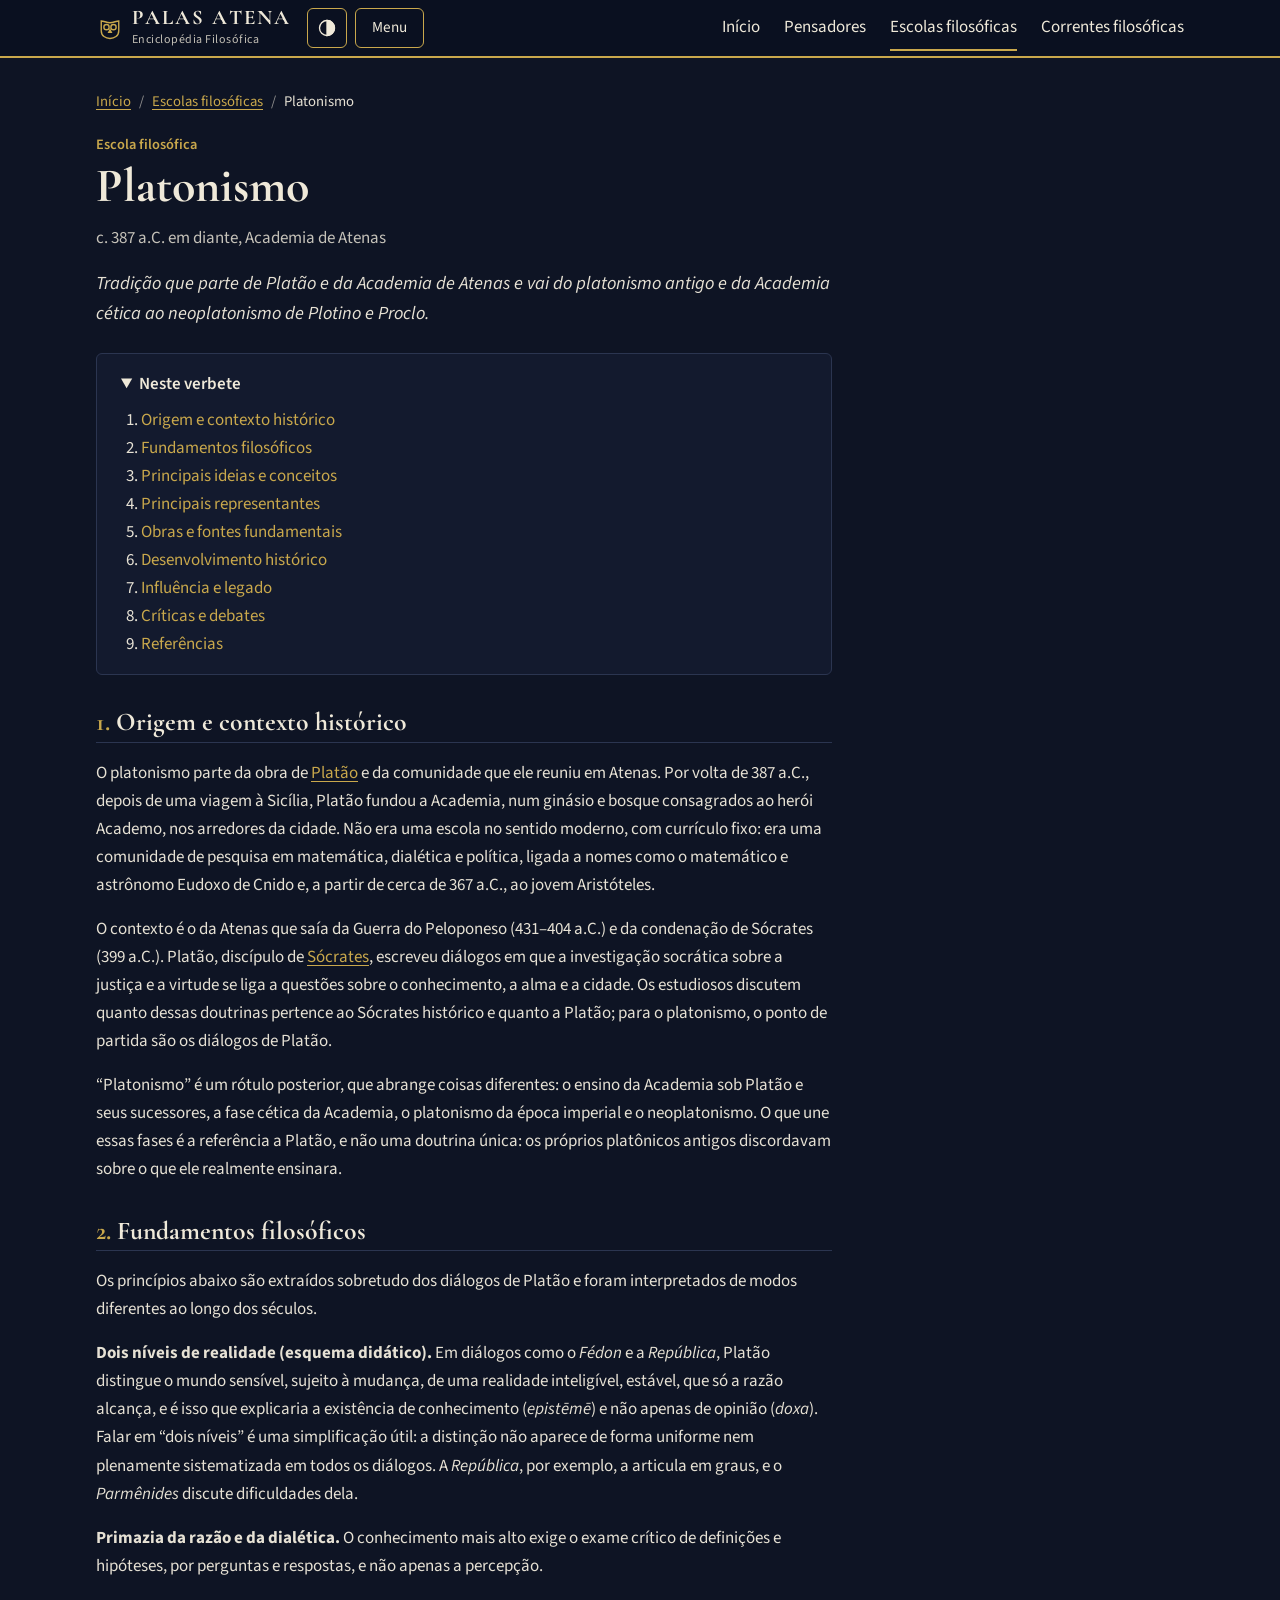
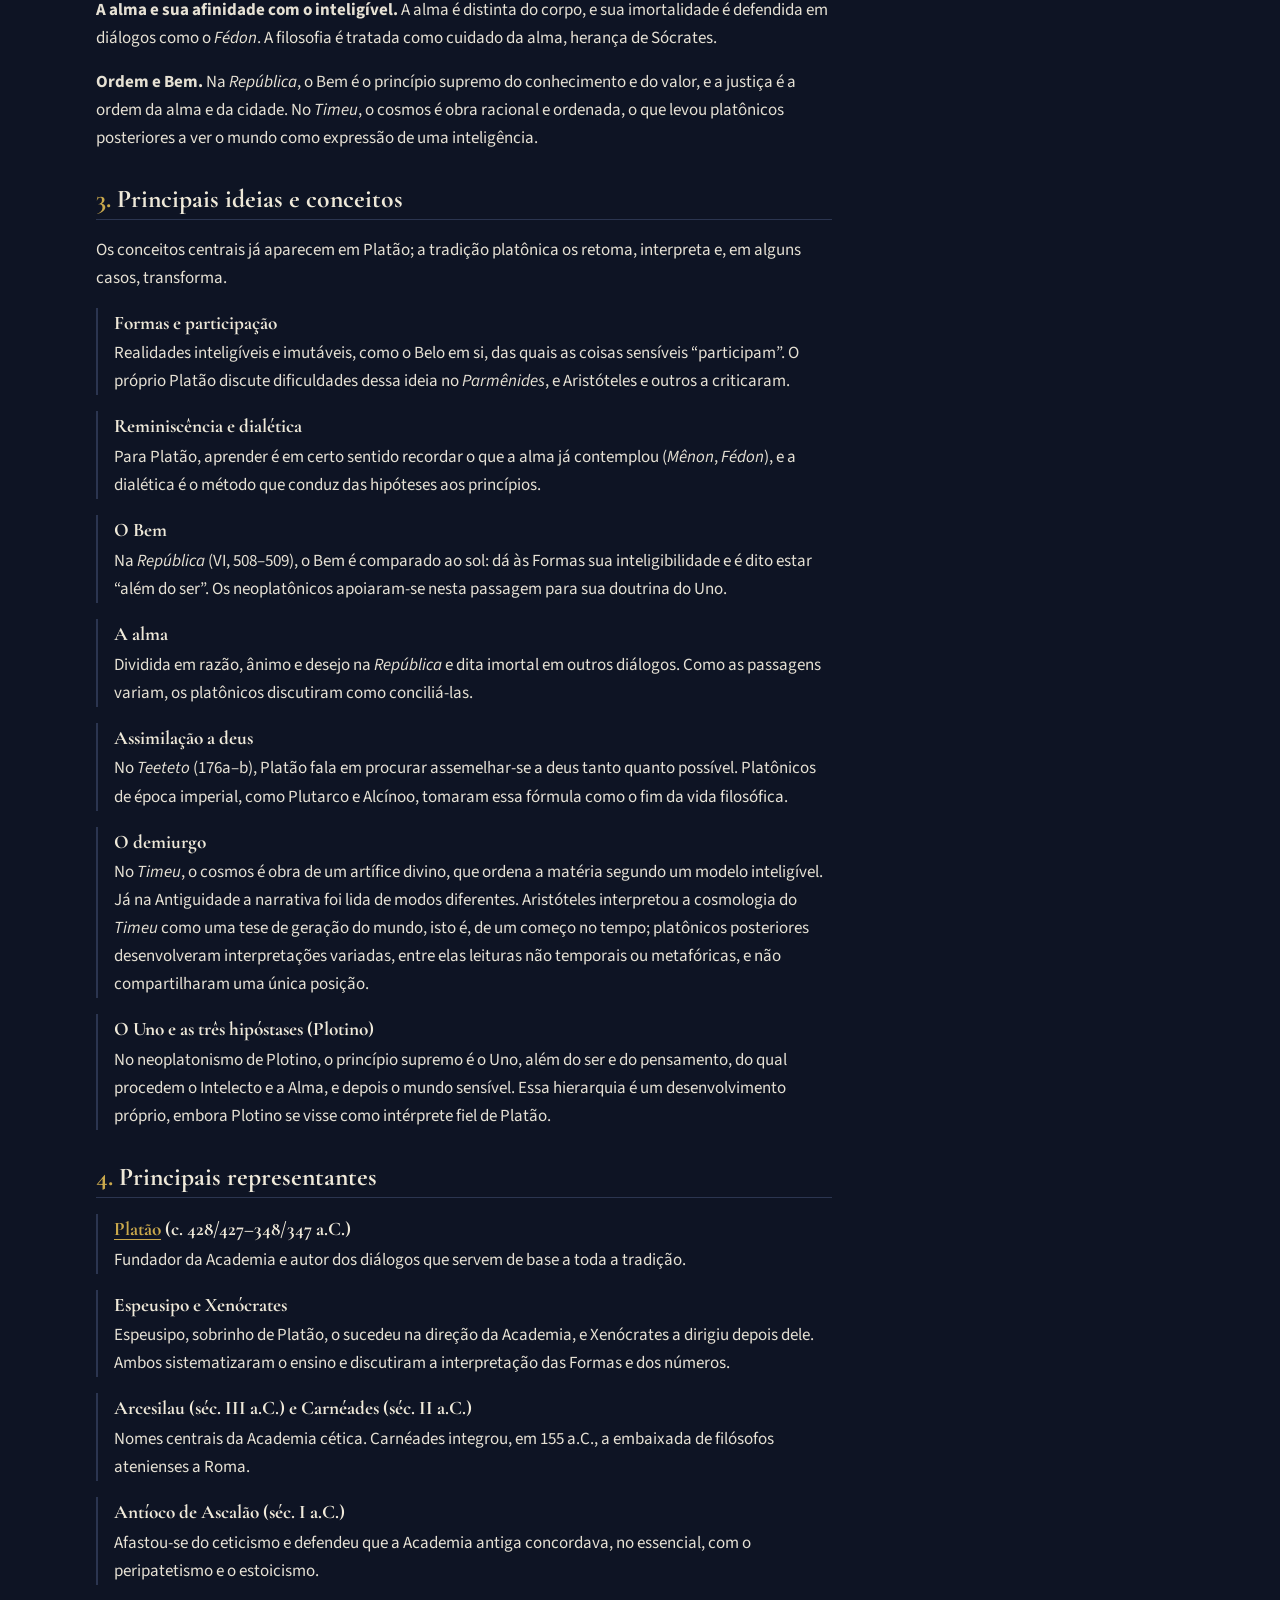
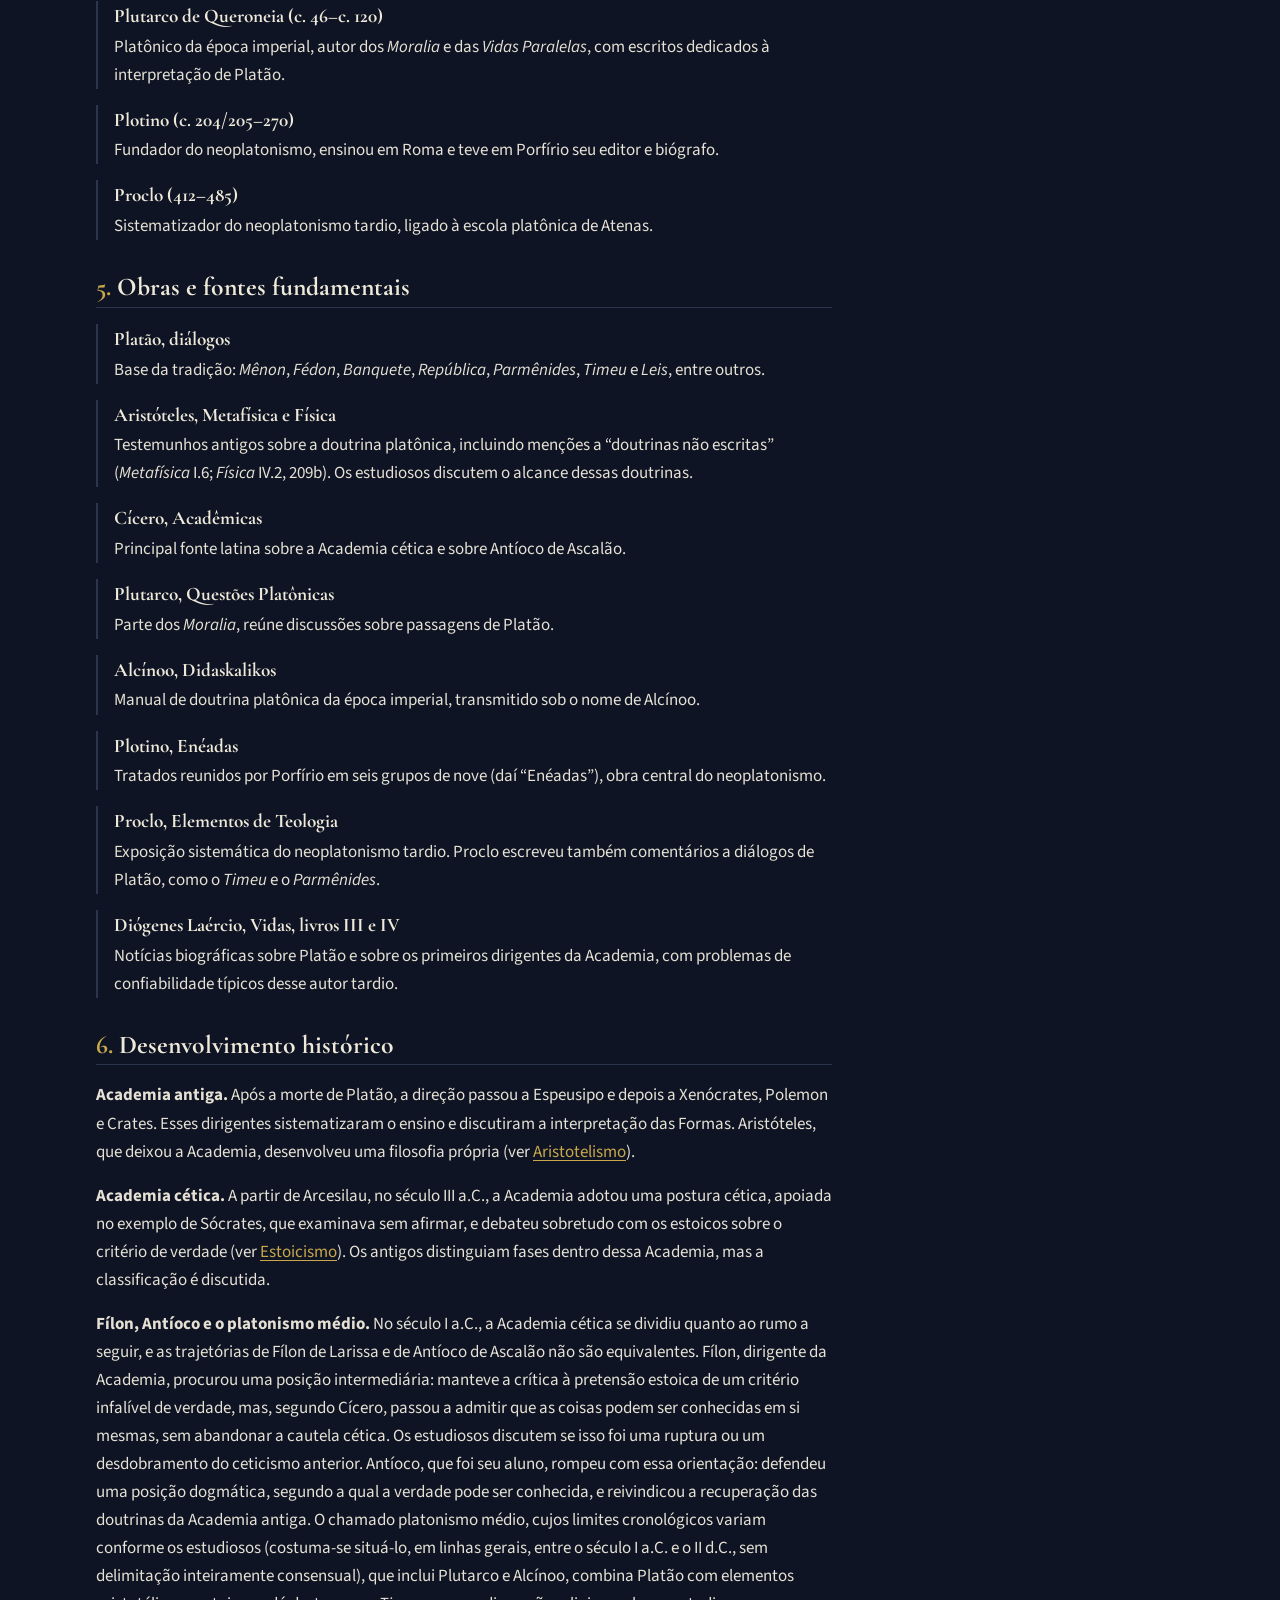
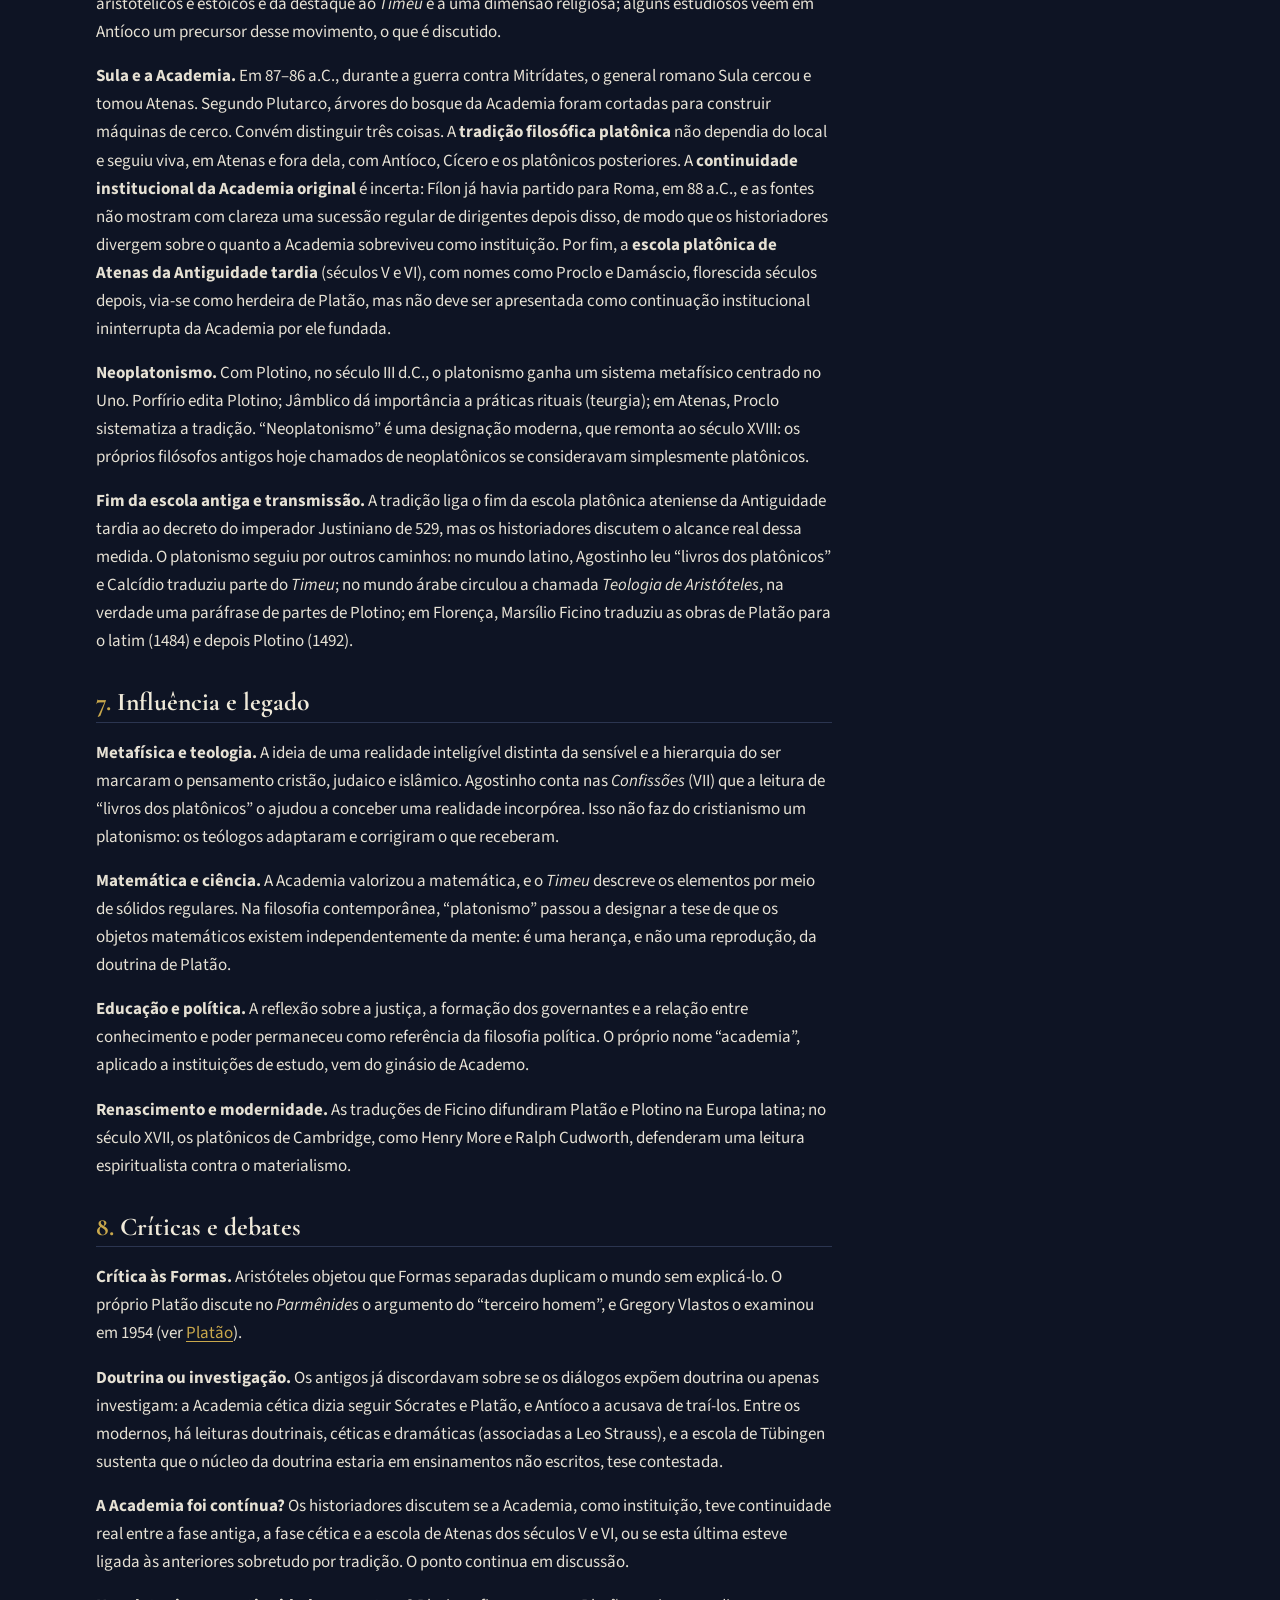
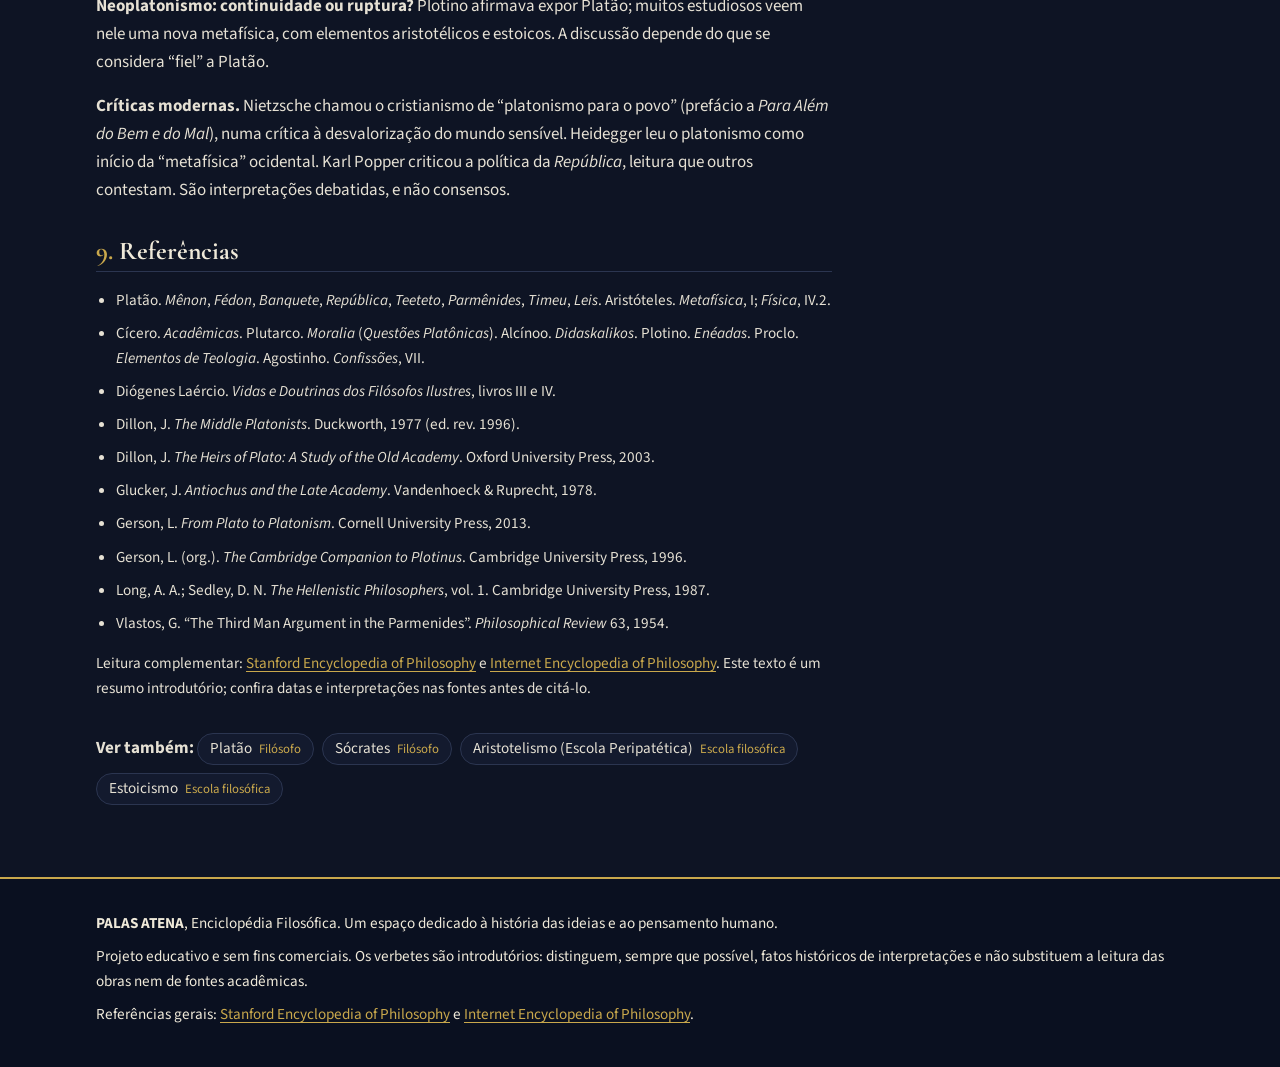
<file: pages/escolas/platonismo.html>
<!DOCTYPE html>
<html lang="pt-BR" data-theme="dark">
<head>
  <meta charset="utf-8">
  <meta name="viewport" content="width=device-width, initial-scale=1">
  <title>Platonismo — PALAS ATENA</title>
  <meta name="description" content="Verbete sobre o platonismo: Academia, platonismo médio, neoplatonismo, legado e debates.">
  <link rel="icon" href="../../assets/icons/logo.svg" type="image/svg+xml">
  <link rel="preconnect" href="https://fonts.googleapis.com">
  <link rel="preconnect" href="https://fonts.gstatic.com" crossorigin>
  <link rel="stylesheet" href="https://fonts.googleapis.com/css2?family=Cormorant+Garamond:wght@600;700&family=Source+Sans+3:wght@400;600&display=swap">
  <link rel="stylesheet" href="../../css/global.css">
  <link rel="stylesheet" href="../../css/layout.css">
  <link rel="stylesheet" href="../../css/components.css">
  <link rel="stylesheet" href="../../css/pages.css">
  <script src="../../js/theme.js"></script>
</head>
<body data-page="artigo-escola" data-root="../../">
  <header class="site-header" data-component="site-header"></header>

  <main id="conteudo" class="site-main container" data-render="article" data-kind="escola" data-slug="platonismo">
    <noscript><p class="notice">Este site precisa de JavaScript ativado para mostrar o conteúdo.</p></noscript>
  </main>

  <footer class="site-footer" data-component="site-footer"></footer>

  <script src="../../js/paths.js"></script>
  <script src="../../data/categorias.js"></script>
  <script src="../../data/filosofos.js"></script>
  <script src="../../data/escolas.js"></script>
  <script src="../../data/correntes.js"></script>
  <script src="../../js/collections.js"></script>
  <script src="../../js/components.js"></script>
  <script src="../../js/navigation.js"></script>
  <script src="../../js/search.js"></script>
  <script src="../../js/catalog-renderer.js"></script>
  <script src="../../js/article-renderer.js"></script>
  <script src="../../js/app.js"></script>
</body>
</html>
</file>
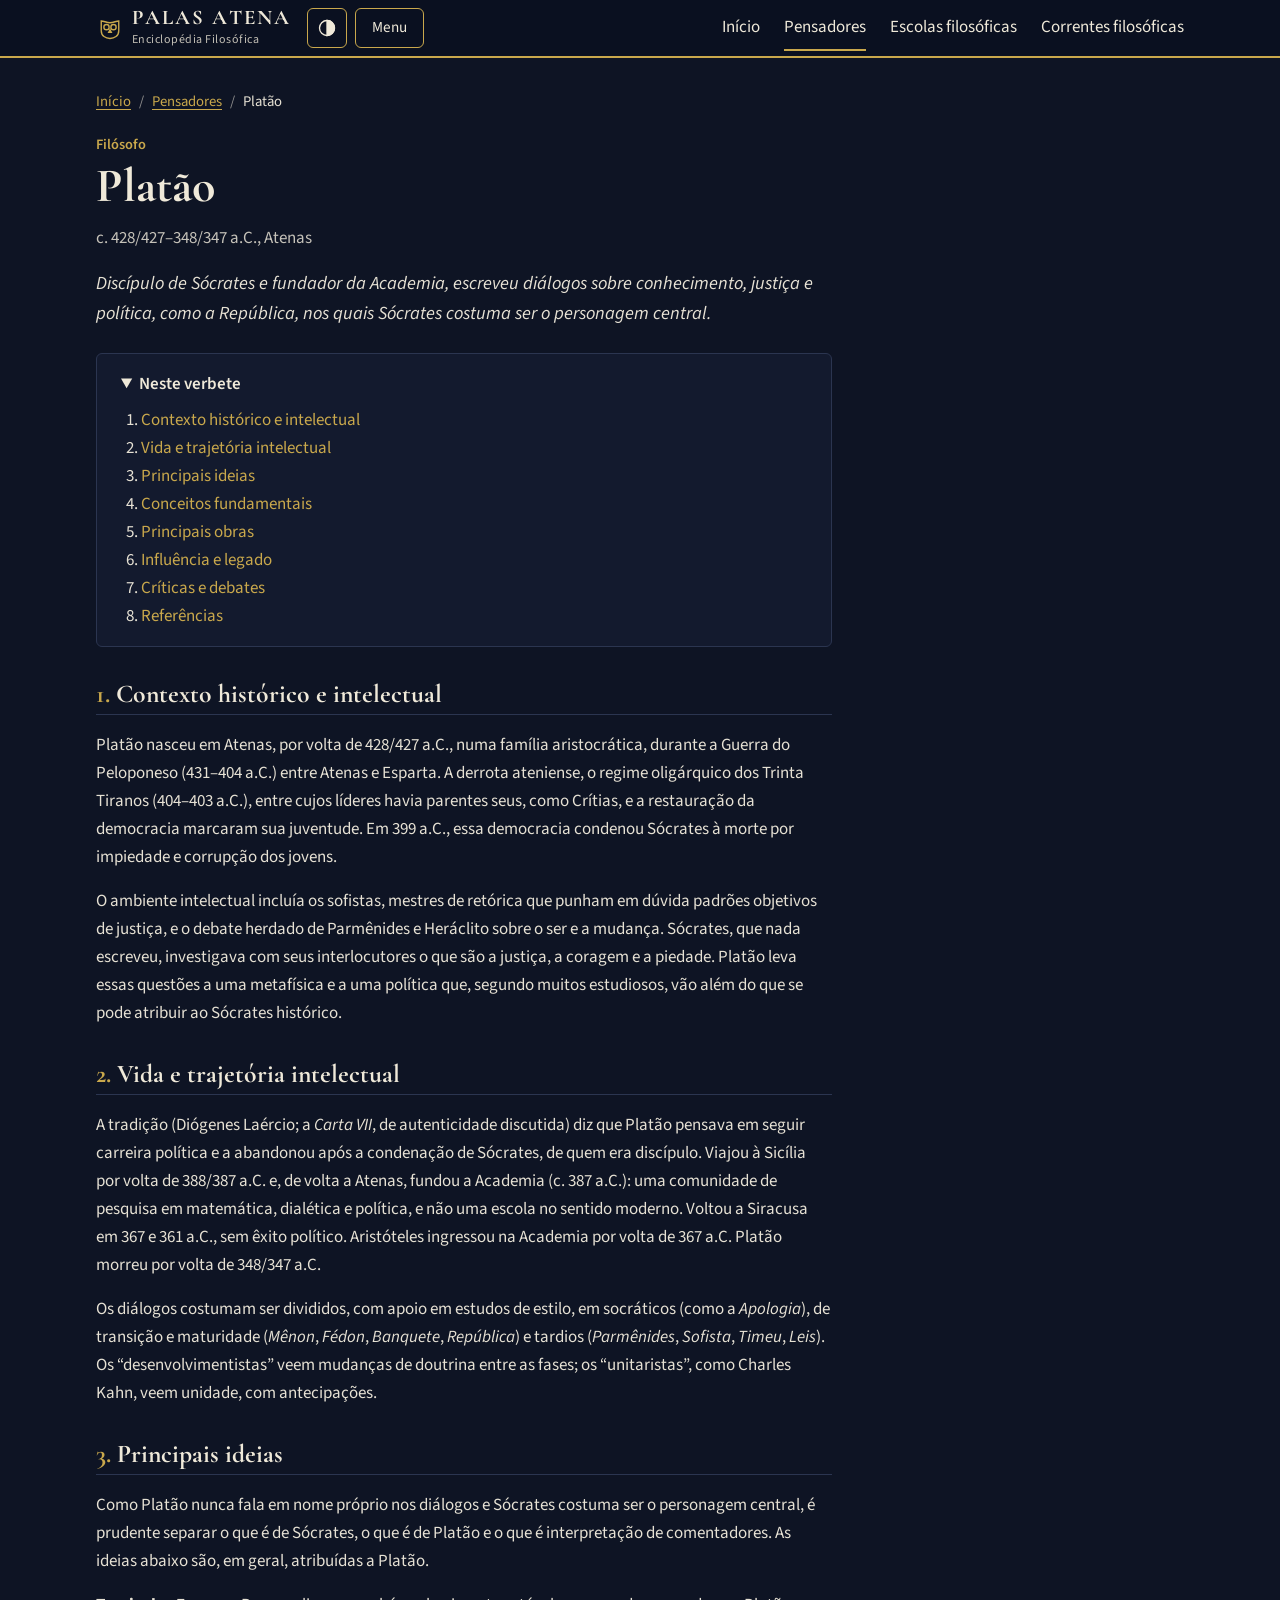
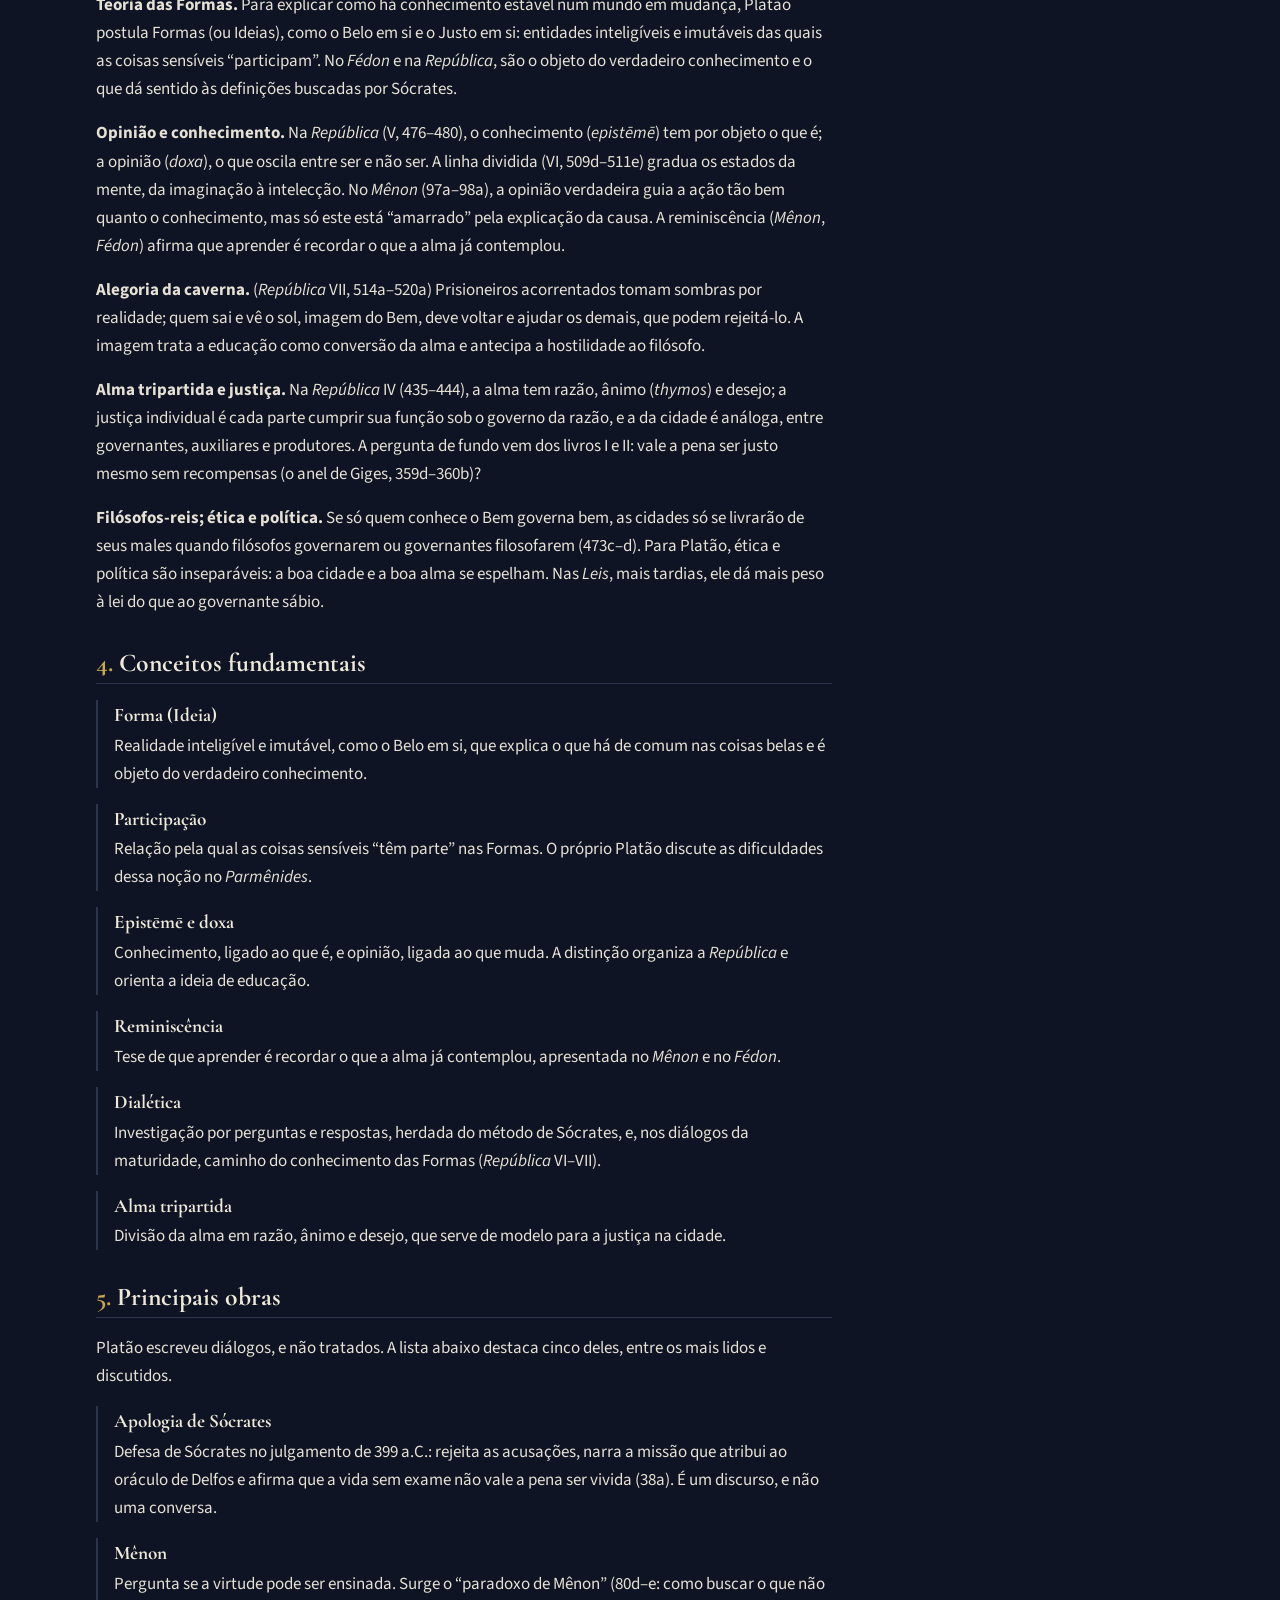
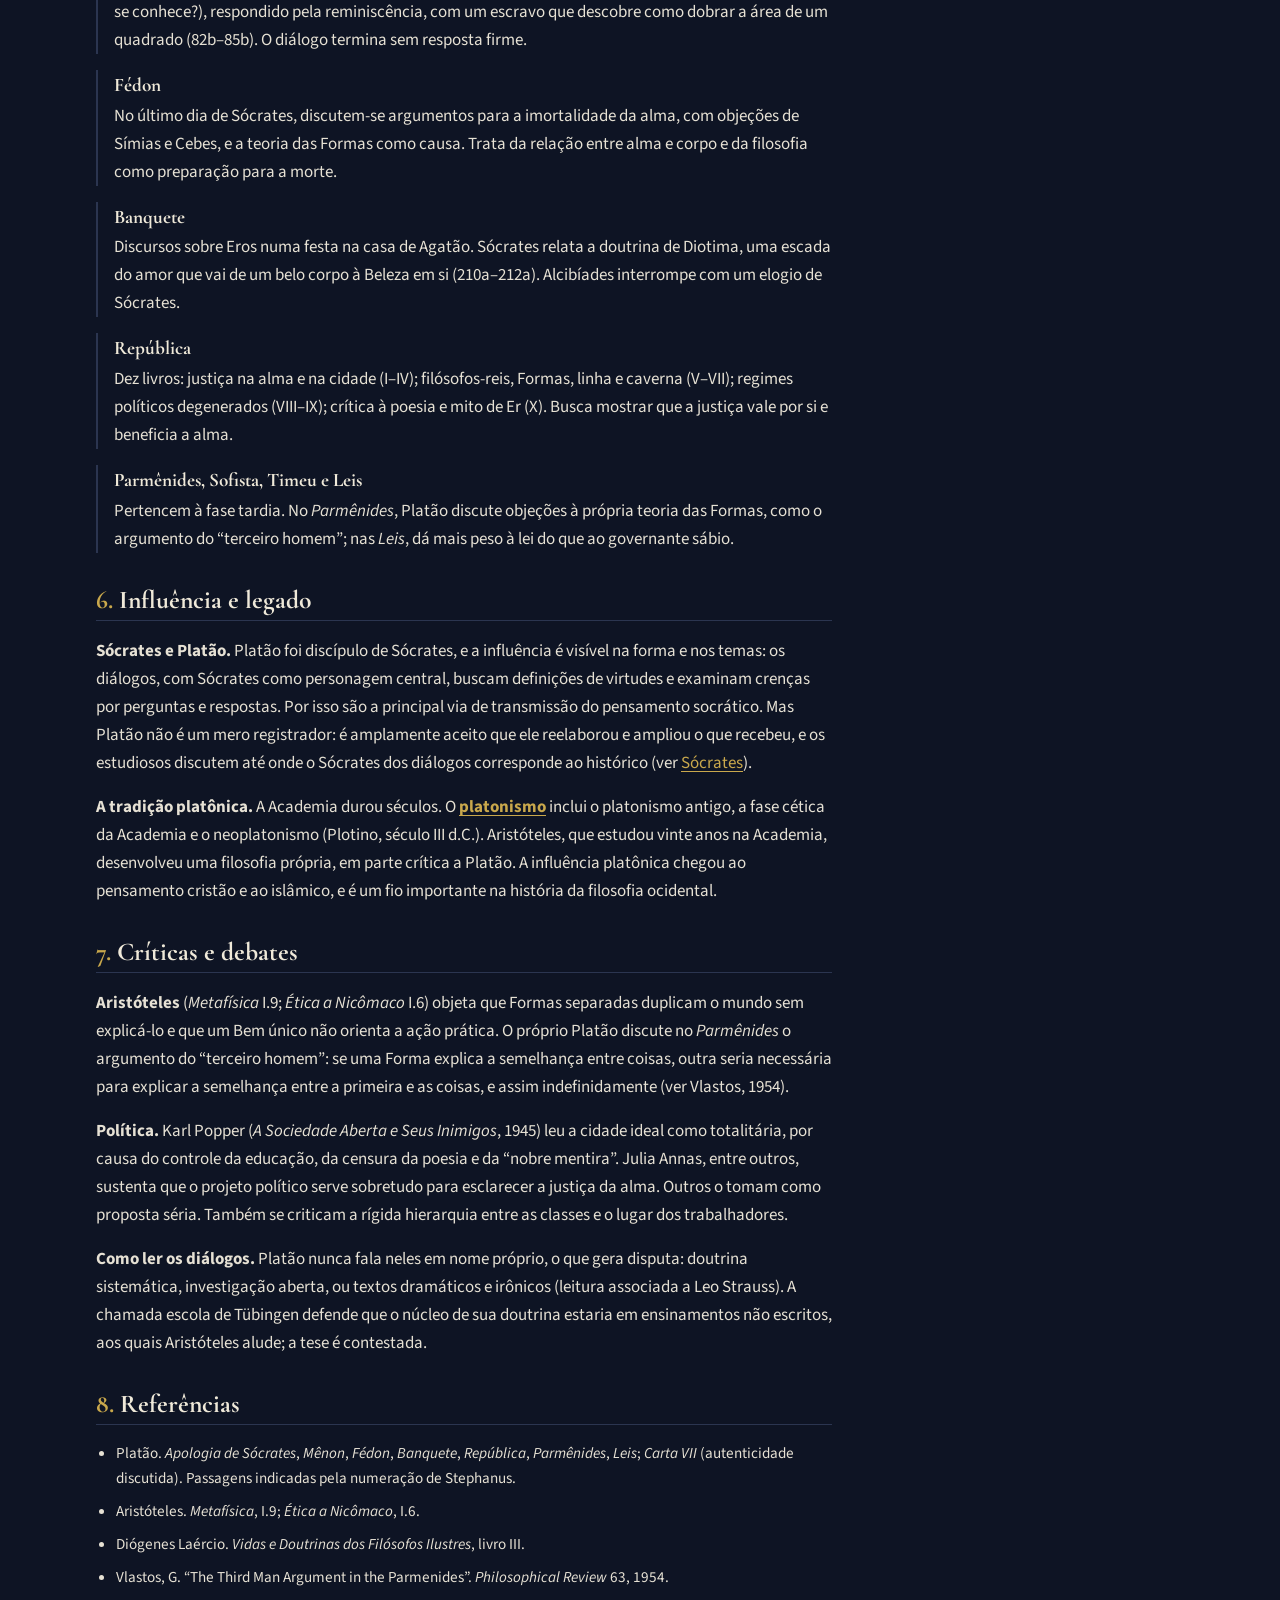
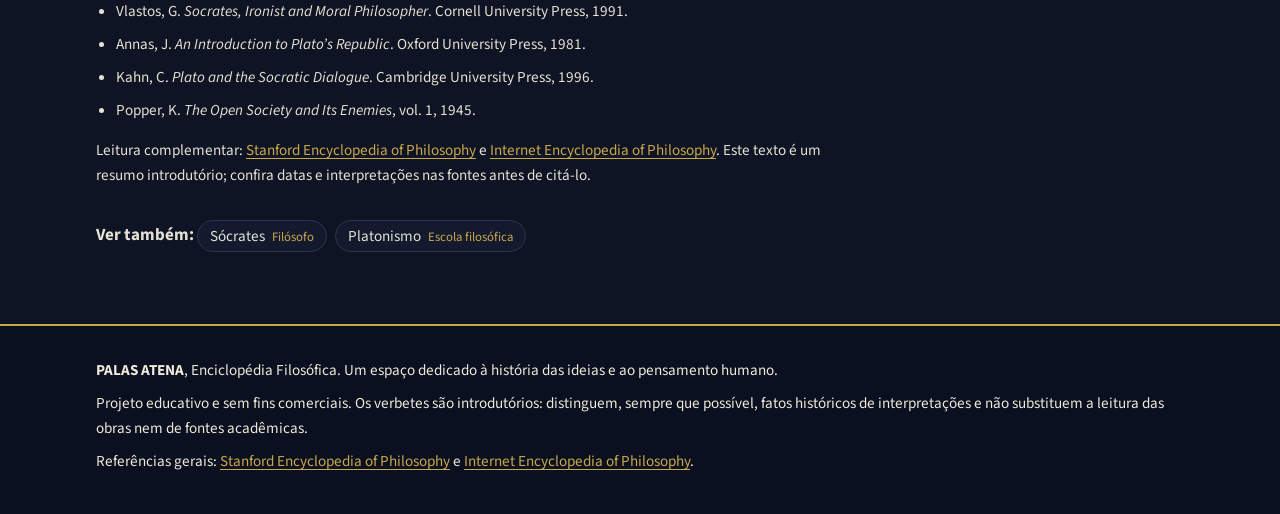
<file: pages/filosofos/platao.html>
<!DOCTYPE html>
<html lang="pt-BR" data-theme="dark">
<head>
  <meta charset="utf-8">
  <meta name="viewport" content="width=device-width, initial-scale=1">
  <title>Platão — PALAS ATENA</title>
  <meta name="description" content="Verbete sobre Platão: contexto, vida, teoria das Formas, obras, influência e debates.">
  <link rel="icon" href="../../assets/icons/logo.svg" type="image/svg+xml">
  <link rel="preconnect" href="https://fonts.googleapis.com">
  <link rel="preconnect" href="https://fonts.gstatic.com" crossorigin>
  <link rel="stylesheet" href="https://fonts.googleapis.com/css2?family=Cormorant+Garamond:wght@600;700&family=Source+Sans+3:wght@400;600&display=swap">
  <link rel="stylesheet" href="../../css/global.css">
  <link rel="stylesheet" href="../../css/layout.css">
  <link rel="stylesheet" href="../../css/components.css">
  <link rel="stylesheet" href="../../css/pages.css">
  <script src="../../js/theme.js"></script>
</head>
<body data-page="artigo" data-root="../../">
  <header class="site-header" data-component="site-header"></header>

  <main id="conteudo" class="site-main container" data-render="article" data-kind="filosofo" data-slug="platao">
    <noscript><p class="notice">Este site precisa de JavaScript ativado para mostrar o conteúdo.</p></noscript>
  </main>

  <footer class="site-footer" data-component="site-footer"></footer>

  <script src="../../js/paths.js"></script>
  <script src="../../data/categorias.js"></script>
  <script src="../../data/filosofos.js"></script>
  <script src="../../data/escolas.js"></script>
  <script src="../../data/correntes.js"></script>
  <script src="../../js/collections.js"></script>
  <script src="../../js/components.js"></script>
  <script src="../../js/navigation.js"></script>
  <script src="../../js/search.js"></script>
  <script src="../../js/catalog-renderer.js"></script>
  <script src="../../js/article-renderer.js"></script>
  <script src="../../js/app.js"></script>
</body>
</html>
</file>
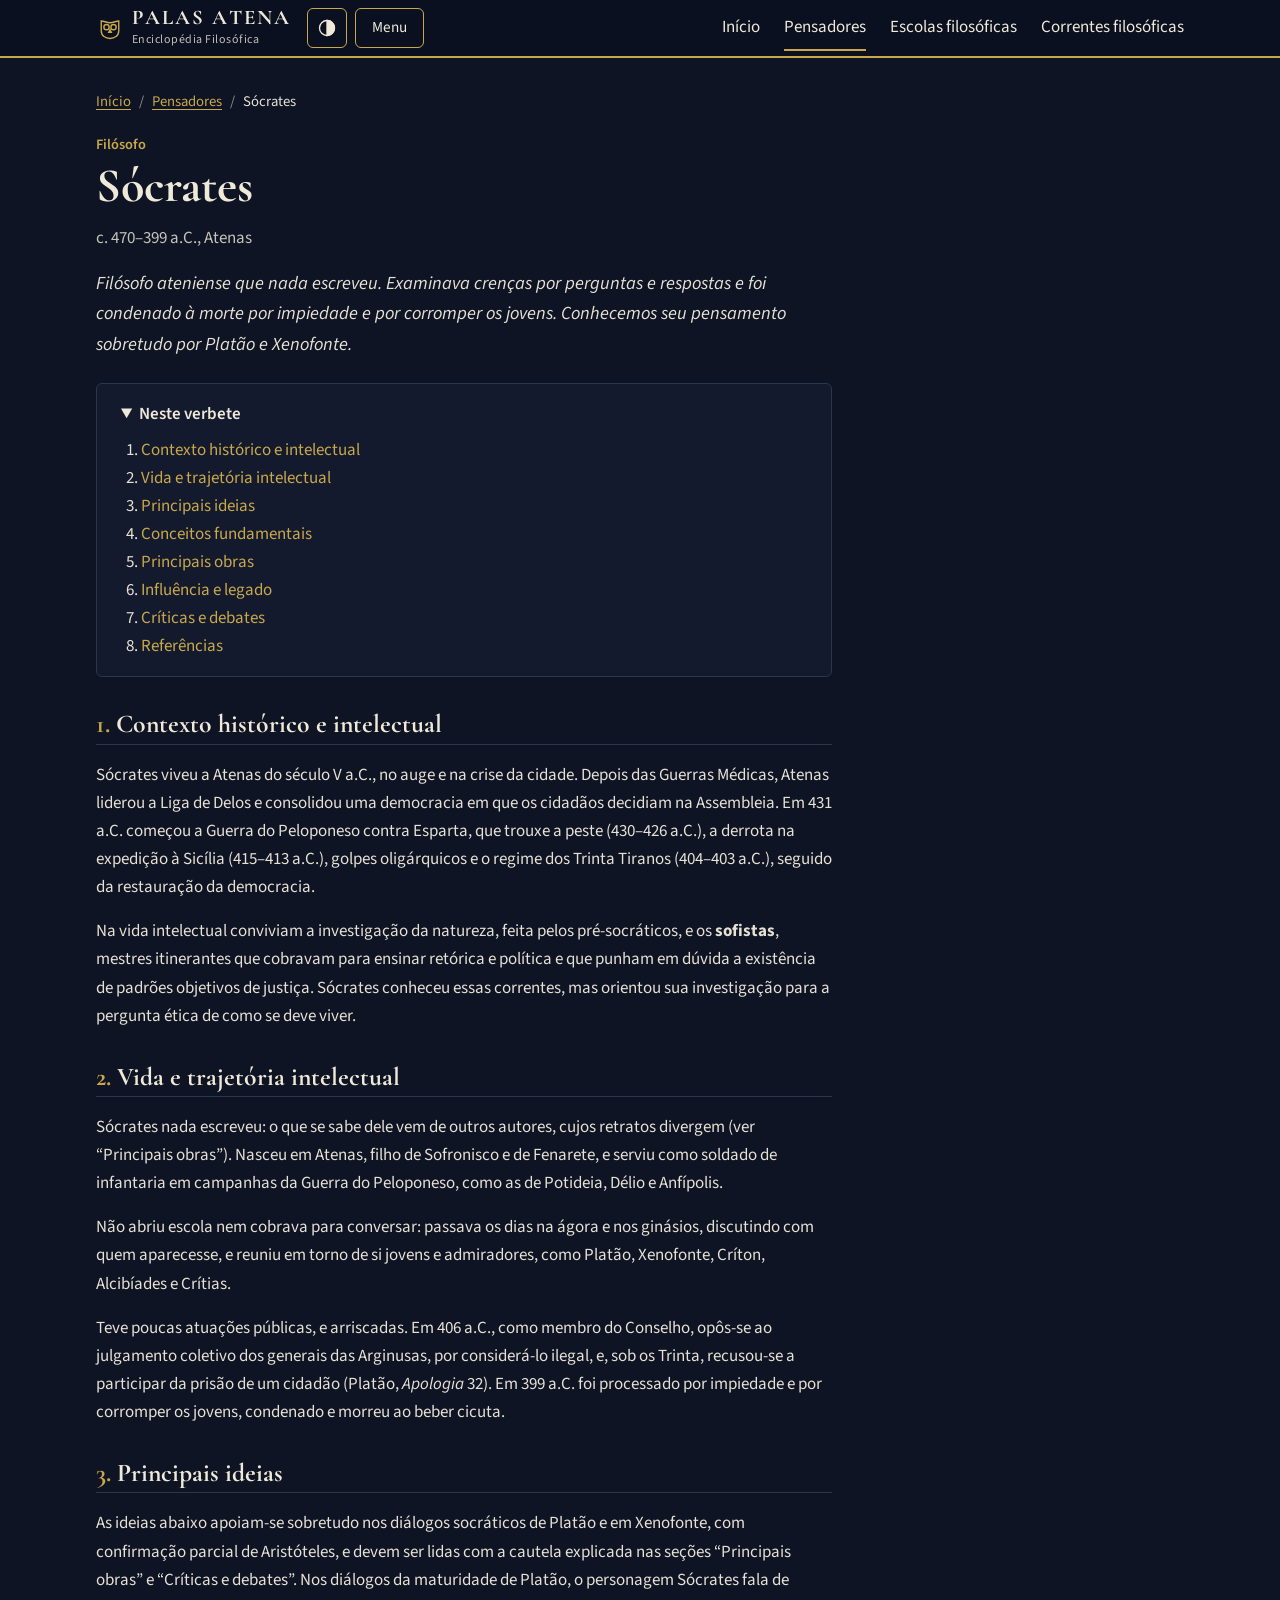
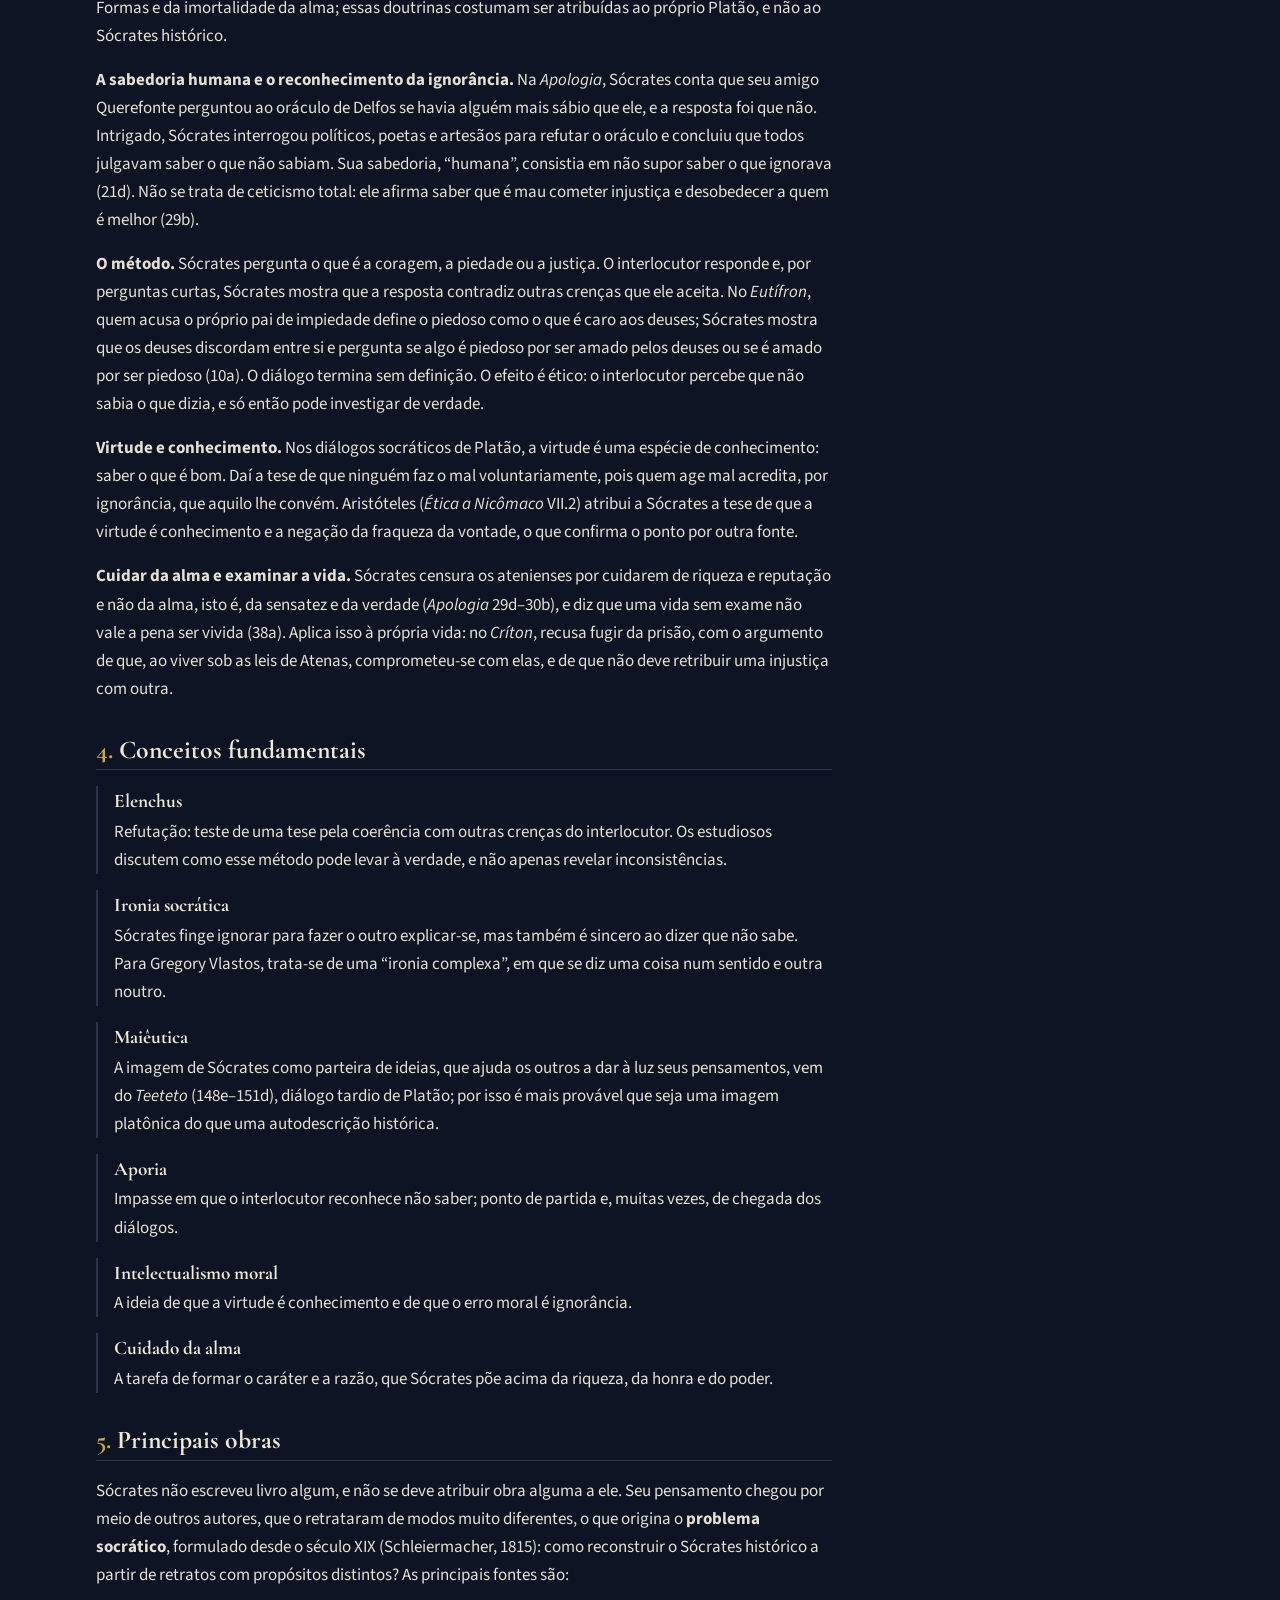
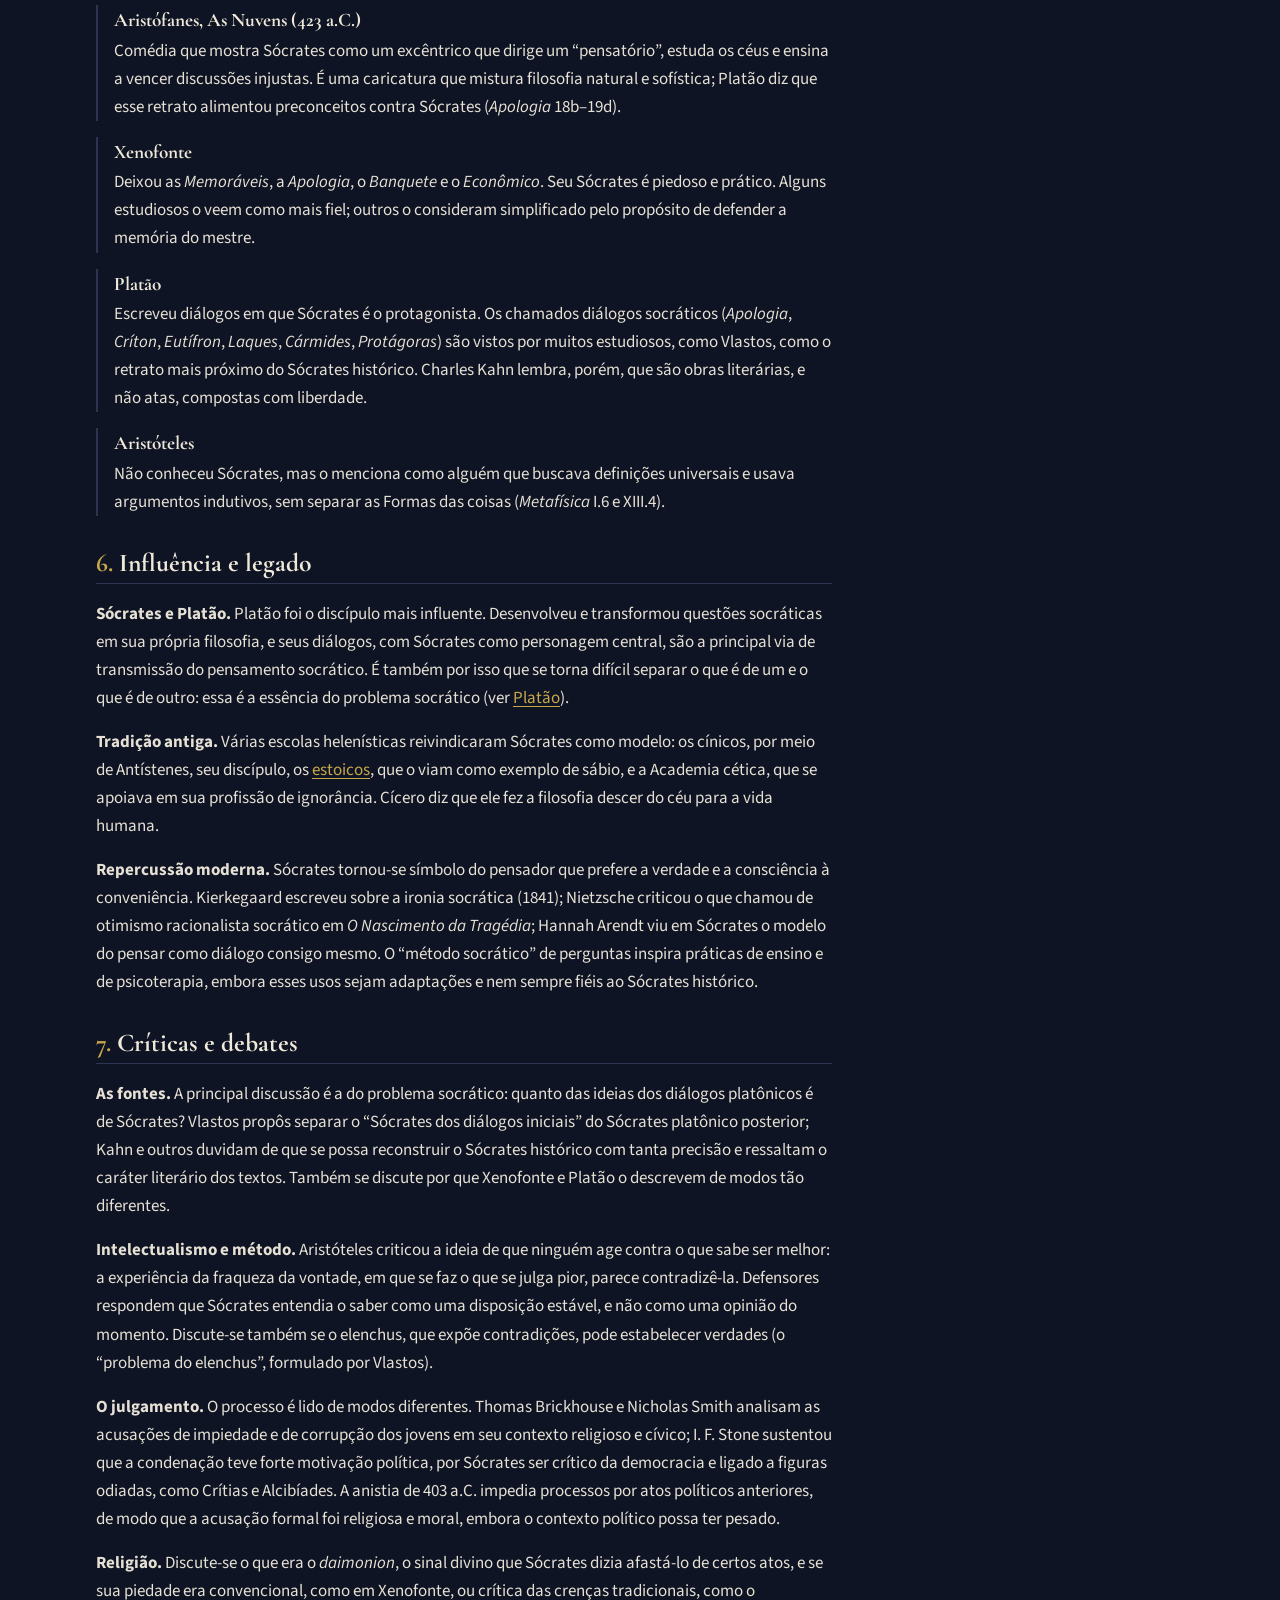
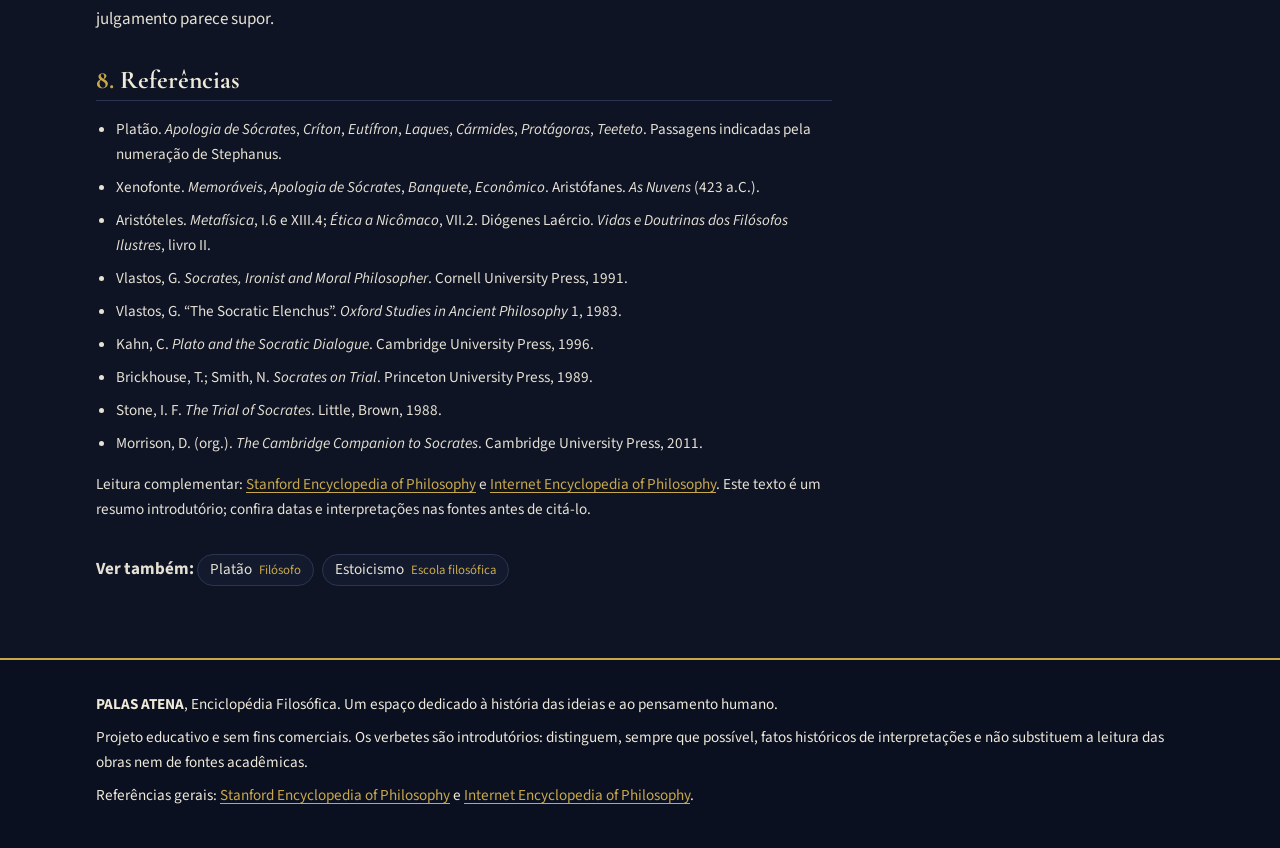
<file: pages/filosofos/socrates.html>
<!DOCTYPE html>
<html lang="pt-BR" data-theme="dark">
<head>
  <meta charset="utf-8">
  <meta name="viewport" content="width=device-width, initial-scale=1">
  <title>Sócrates — PALAS ATENA</title>
  <meta name="description" content="Verbete sobre Sócrates: contexto, vida, ideias, obras e debates sobre as fontes.">
  <link rel="icon" href="../../assets/icons/logo.svg" type="image/svg+xml">
  <link rel="preconnect" href="https://fonts.googleapis.com">
  <link rel="preconnect" href="https://fonts.gstatic.com" crossorigin>
  <link rel="stylesheet" href="https://fonts.googleapis.com/css2?family=Cormorant+Garamond:wght@600;700&family=Source+Sans+3:wght@400;600&display=swap">
  <link rel="stylesheet" href="../../css/global.css">
  <link rel="stylesheet" href="../../css/layout.css">
  <link rel="stylesheet" href="../../css/components.css">
  <link rel="stylesheet" href="../../css/pages.css">
  <script src="../../js/theme.js"></script>
</head>
<body data-page="artigo" data-root="../../">
  <header class="site-header" data-component="site-header"></header>

  <main id="conteudo" class="site-main container" data-render="article" data-kind="filosofo" data-slug="socrates">
    <noscript><p class="notice">Este site precisa de JavaScript ativado para mostrar o conteúdo.</p></noscript>
  </main>

  <footer class="site-footer" data-component="site-footer"></footer>

  <script src="../../js/paths.js"></script>
  <script src="../../data/categorias.js"></script>
  <script src="../../data/filosofos.js"></script>
  <script src="../../data/escolas.js"></script>
  <script src="../../data/correntes.js"></script>
  <script src="../../js/collections.js"></script>
  <script src="../../js/components.js"></script>
  <script src="../../js/navigation.js"></script>
  <script src="../../js/search.js"></script>
  <script src="../../js/catalog-renderer.js"></script>
  <script src="../../js/article-renderer.js"></script>
  <script src="../../js/app.js"></script>
</body>
</html>
</file>
<file: css/global.css>
/* global.css — tokens de design (cores, fontes, espaçamentos), reset e tipografia base. */

:root {
  --font-display: "Cormorant Garamond", Georgia, "Times New Roman", serif;
  --font-body: "Source Sans 3", system-ui, -apple-system, "Segoe UI", Roboto, sans-serif;

  --space-1: 0.25rem;
  --space-2: 0.5rem;
  --space-3: 1rem;
  --space-4: 1.5rem;
  --space-5: 2rem;
  --space-6: 3rem;
  --space-7: 4.5rem;

  --radius: 6px;
  --header-height: 3.5rem;
  --transition: 160ms ease;

  /* O dourado da barra é o mesmo nos dois temas, porque a barra é sempre escura. */
  --color-bar-accent: #c9a84c;
}

/* Tema escuro: é o padrão, inclusive quando o JavaScript ainda não definiu o tema. */
:root,
:root[data-theme="dark"] {
  color-scheme: dark;
  --color-bg: #0e1424;
  --color-surface: #131a2e;
  --color-bar: #0a1020;
  --color-border: #2b3550;
  --color-text: #e6e1d4;
  --color-heading: #efe9d9;
  --color-bar-text: #efe9d9;
  --color-accent: #c9a84c;
  /* Versão do dourado para texto pequeno; no escuro é a própria cor da marca. */
  --color-accent-text: #c9a84c;
  --color-on-accent: #0e1424;
}

:root[data-theme="light"] {
  color-scheme: light;
  --color-bg: #f7f3ea;
  --color-surface: #fffdf8;
  --color-bar: #14213d;
  --color-border: #d9cfb8;
  --color-text: #2b2d33;
  --color-heading: #14213d;
  --color-bar-text: #f7f3ea;
  --color-accent: #8f6f24;
  /* Um pouco mais escuro que #8f6f24 para dar contraste em textos pequenos. */
  --color-accent-text: #7a5d1a;
  --color-on-accent: #ffffff;
}

*,
*::before,
*::after {
  box-sizing: border-box;
}

html {
  scroll-padding-top: calc(var(--header-height) + var(--space-3));
  -webkit-text-size-adjust: 100%;
}

body {
  display: flex;
  flex-direction: column;
  min-height: 100vh;
  margin: 0;
  background: var(--color-bg);
  color: var(--color-text);
  font-family: var(--font-body);
  font-size: 1.0625rem;
  line-height: 1.65;
}

h1,
h2,
h3 {
  margin: 0;
  color: var(--color-heading);
  font-family: var(--font-display);
  font-weight: 700;
  line-height: 1.2;
}

h1 { font-size: clamp(2rem, 7vw, 3rem); }
h2 { font-size: 1.6rem; }
h3 { font-size: 1.3rem; }

p { margin: 0 0 var(--space-3); }

a {
  color: var(--color-accent-text);
  text-underline-offset: 0.2em;
}

:focus-visible {
  outline: 2px solid var(--color-accent);
  outline-offset: 2px;
}

.visually-hidden {
  position: absolute;
  width: 1px;
  height: 1px;
  margin: -1px;
  padding: 0;
  overflow: hidden;
  clip: rect(0 0 0 0);
  white-space: nowrap;
  border: 0;
}

@media (prefers-reduced-motion: no-preference) {
  html { scroll-behavior: smooth; }
}

@media (prefers-reduced-motion: reduce) {
  *,
  *::before,
  *::after {
    animation-duration: 0.01ms !important;
    transition-duration: 0.01ms !important;
    scroll-behavior: auto !important;
  }
}
</file>
<file: css/layout.css>
/* layout.css — estrutura da página: contêiner, cabeçalho, menu, rodapé e grades. */

.container {
  width: min(100% - 2rem, 68rem);
  margin-inline: auto;
}

.site-main {
  flex: 1;
  padding-block: var(--space-5) var(--space-6);
}

/* Cabeçalho fixo e compacto para deixar o conteúdo aparecer cedo no celular. */
.site-header {
  position: sticky;
  top: 0;
  z-index: 20;
  background: var(--color-bar);
  color: var(--color-bar-text);
  border-bottom: 2px solid var(--color-bar-accent);
}

.site-header__inner {
  display: flex;
  align-items: center;
  gap: var(--space-3);
  min-height: var(--header-height);
}

.site-header__actions {
  display: flex;
  align-items: center;
  gap: var(--space-2);
  margin-left: auto;
}

/* No celular o menu é um painel que abre sob o cabeçalho. */
.site-nav {
  display: none;
  position: absolute;
  top: 100%;
  left: 0;
  right: 0;
  padding: var(--space-2) 1rem;
  background: var(--color-bar);
  border-bottom: 2px solid var(--color-bar-accent);
}

.site-nav.is-open { display: block; }

.site-nav__list {
  display: flex;
  flex-direction: column;
  margin: 0;
  padding: 0;
  list-style: none;
}

@media (min-width: 60rem) {
  .site-nav {
    display: block;
    position: static;
    margin-left: auto;
    padding: 0;
    background: none;
    border: 0;
  }

  .site-nav__list {
    flex-direction: row;
    gap: var(--space-4);
  }

  .site-header__actions { margin-left: 0; }
  .menu-toggle { display: none; }
}

.skip-link {
  position: absolute;
  left: -999px;
  top: var(--space-2);
  z-index: 30;
  padding: var(--space-2) var(--space-3);
  background: var(--color-accent);
  color: var(--color-on-accent);
  border-radius: var(--radius);
}

.skip-link:focus { left: var(--space-3); }

.site-footer {
  padding-block: var(--space-5);
  background: var(--color-bar);
  color: var(--color-bar-text);
  border-top: 2px solid var(--color-bar-accent);
  font-size: 0.95rem;
}

.site-footer a { color: var(--color-bar-accent); }
.site-footer p { margin-bottom: var(--space-2); }

.card-grid {
  display: grid;
  gap: var(--space-3);
  grid-template-columns: repeat(auto-fill, minmax(min(100%, 17rem), 1fr));
}
</file>
<file: css/components.css>
/* components.css — elementos reutilizáveis: marca, menu, botões, busca, cartões, chips e avisos. */

/* Marca e navegação */
.brand {
  display: flex;
  align-items: center;
  gap: var(--space-2);
  color: var(--color-bar-text);
  text-decoration: none;
}

.brand__logo { width: 1.75rem; height: 1.75rem; color: var(--color-bar-accent); }

.brand__name {
  font-family: var(--font-display);
  font-size: 1.3rem;
  font-weight: 700;
  letter-spacing: 0.1em;
  line-height: 1.1;
}

/* O subtítulo só aparece em telas maiores, para manter o cabeçalho baixo. */
.brand__tagline { display: none; font-size: 0.75rem; letter-spacing: 0.04em; opacity: 0.8; }

@media (min-width: 48rem) {
  .brand__text { display: flex; flex-direction: column; }
  .brand__tagline { display: block; }
}

.site-nav__link {
  display: block;
  padding: var(--space-2) 0;
  color: var(--color-bar-text);
  text-decoration: none;
  border-bottom: 2px solid transparent;
  transition: border-color var(--transition);
}

.site-nav__link:hover,
.site-nav__link[aria-current="page"] { border-bottom-color: var(--color-bar-accent); }

/* Botões */
.icon-button,
.menu-toggle {
  display: inline-flex;
  align-items: center;
  justify-content: center;
  min-width: 2.5rem;
  min-height: 2.5rem;
  padding: 0 var(--space-3);
  background: none;
  color: var(--color-bar-text);
  font: inherit;
  font-size: 0.95rem;
  border: 1px solid var(--color-bar-accent);
  border-radius: var(--radius);
  cursor: pointer;
  transition: background-color var(--transition);
}

.icon-button { padding: 0; }
.icon-button svg { width: 1.25rem; height: 1.25rem; }
.icon-button:hover,
.menu-toggle:hover { background: rgba(201, 168, 76, 0.15); }

.button {
  min-height: 2.75rem;
  padding: 0 var(--space-4);
  background: var(--color-accent);
  color: var(--color-on-accent);
  font: inherit;
  font-weight: 600;
  border: 0;
  border-radius: var(--radius);
  cursor: pointer;
}

/* Busca (nesta etapa é apenas visual) */
.search {
  display: flex;
  flex-wrap: wrap;
  gap: var(--space-2);
  margin-top: var(--space-4);
}

.search__input {
  flex: 1 1 14rem;
  min-width: 0;
  min-height: 2.75rem;
  padding: 0 var(--space-3);
  background: var(--color-surface);
  color: var(--color-text);
  font: inherit;
  border: 1px solid var(--color-border);
  border-radius: var(--radius);
}

.search__status { flex-basis: 100%; margin: 0; font-size: 0.95rem; font-style: italic; }
.search__status:empty { display: none; }

/* Cartões */
.card {
  position: relative;
  display: flex;
  flex-direction: column;
  gap: var(--space-1);
  padding: var(--space-3) var(--space-4);
  background: var(--color-surface);
  border: 1px solid var(--color-border);
  border-left: 3px solid var(--color-accent);
  border-radius: var(--radius);
  transition: border-color var(--transition), transform var(--transition);
}

.card--link:hover { border-color: var(--color-accent); }

@media (prefers-reduced-motion: no-preference) {
  .card--link:hover { transform: translateY(-2px); }
}

/* O link do título cobre o cartão inteiro, para facilitar o toque no celular. */
.card__link { color: inherit; text-decoration: none; }
.card__link::after { content: ""; position: absolute; inset: 0; }
.card__link:focus-visible { outline: none; }
.card:focus-within { outline: 2px solid var(--color-accent); outline-offset: 2px; }

.card__tag { color: var(--color-accent-text); font-size: 0.85rem; font-weight: 600; }
.card__meta { margin: 0; font-size: 0.95rem; opacity: 0.85; }
.card__text { margin: var(--space-1) 0 0; font-size: 0.97rem; }
.card__action { margin-top: auto; padding-top: var(--space-2); color: var(--color-accent-text); font-weight: 600; font-size: 0.95rem; }
.card--upcoming { opacity: 0.7; border-left-color: var(--color-border); }

/* Chips, trilha de navegação e avisos */
.chip {
  display: inline-block;
  margin: 0 var(--space-2) var(--space-2) 0;
  padding: 0.15rem 0.75rem;
  background: var(--color-surface);
  color: var(--color-text);
  font-size: 0.95rem;
  text-decoration: none;
  border: 1px solid var(--color-border);
  border-radius: 99px;
}

a.chip:hover { border-color: var(--color-accent); }
.chip__kind { margin-left: var(--space-1); color: var(--color-accent-text); font-size: 0.8rem; }

.breadcrumb { margin-bottom: var(--space-3); font-size: 0.92rem; }
.breadcrumb__list { display: flex; flex-wrap: wrap; gap: var(--space-1) var(--space-2); margin: 0; padding: 0; list-style: none; }
.breadcrumb__item + .breadcrumb__item::before { content: "/"; margin-right: var(--space-2); opacity: 0.6; }

.notice {
  padding: var(--space-3);
  background: var(--color-surface);
  border: 1px solid var(--color-border);
  border-left: 3px solid var(--color-accent);
  border-radius: var(--radius);
}

/* Índice do verbete */
.toc {
  margin-block: var(--space-4);
  padding: var(--space-3) var(--space-4);
  background: var(--color-surface);
  border: 1px solid var(--color-border);
  border-radius: var(--radius);
}

.toc summary { cursor: pointer; color: var(--color-heading); font-weight: 600; }
.toc ol { margin: var(--space-2) 0 0; padding-left: 1.25rem; }
.toc a { text-decoration: none; }
.toc a:hover { text-decoration: underline; }
</file>
<file: css/pages.css>
/* pages.css — estilos específicos de página: início, catálogo e artigo. */

/* Cabeçalho de página (catálogo) e abertura da página inicial */
.page-header { margin-bottom: var(--space-5); }
.page-header p { max-width: 42rem; margin: var(--space-2) 0 0; }

.hero { padding-block: var(--space-4) var(--space-5); border-bottom: 1px solid var(--color-border); }
.hero__subtitle { margin: 0; color: var(--color-accent-text); font-family: var(--font-display); font-size: 1.5rem; font-weight: 600; }
.hero__tagline { margin: var(--space-2) 0 0; font-style: italic; }
.hero__text { max-width: 42rem; margin: var(--space-3) 0 0; }

.section { margin-top: var(--space-6); }
.section__header { display: flex; flex-wrap: wrap; align-items: baseline; justify-content: space-between; gap: var(--space-2); margin-bottom: var(--space-3); }
.section__intro { max-width: 42rem; margin-bottom: var(--space-3); }

/* Artigo: coluna de leitura estreita e seções numeradas (a numeração segue o padrão editorial de 8 seções) */
.article { max-width: 46rem; counter-reset: secao; }
.article__tag { color: var(--color-accent-text); font-size: 0.9rem; font-weight: 600; }
.article__meta { margin: var(--space-2) 0 0; opacity: 0.85; }
.article__lead { margin: var(--space-3) 0 0; font-size: 1.15rem; font-style: italic; }

.article__section { margin-top: var(--space-5); }

.article__section h2 {
  margin-bottom: var(--space-3);
  padding-bottom: var(--space-1);
  border-bottom: 1px solid var(--color-border);
}

.article__section h2::before {
  counter-increment: secao;
  content: counter(secao) ". ";
  color: var(--color-accent-text);
}

.definition-list { margin: 0; }
.definition-list__item { margin-bottom: var(--space-3); padding-left: var(--space-3); border-left: 2px solid var(--color-border); }
.definition-list dt { color: var(--color-heading); font-family: var(--font-display); font-size: 1.2rem; font-weight: 700; }
.definition-list dd { margin: 0; }

.reference-list { padding-left: 1.25rem; font-size: 0.95rem; }
.reference-list li { margin-bottom: var(--space-2); }
.article__note { font-size: 0.95rem; }
</file>
